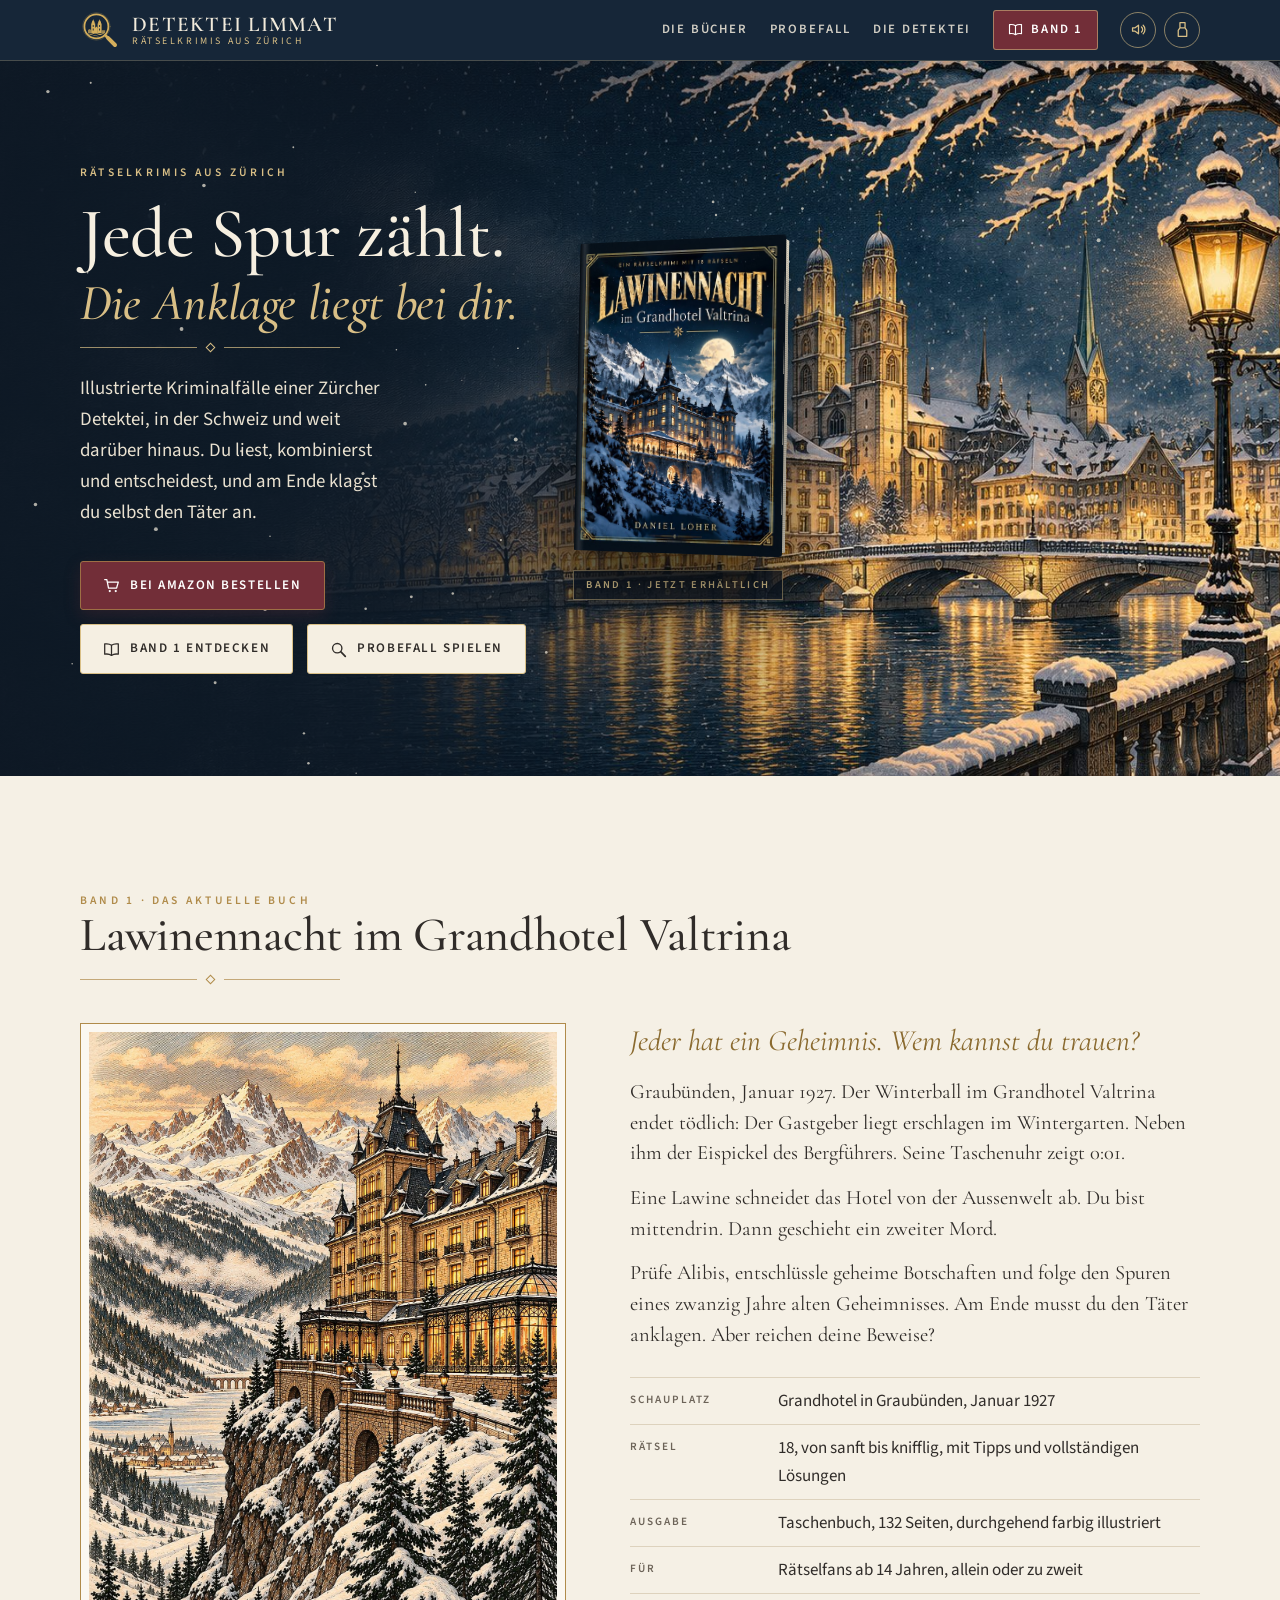
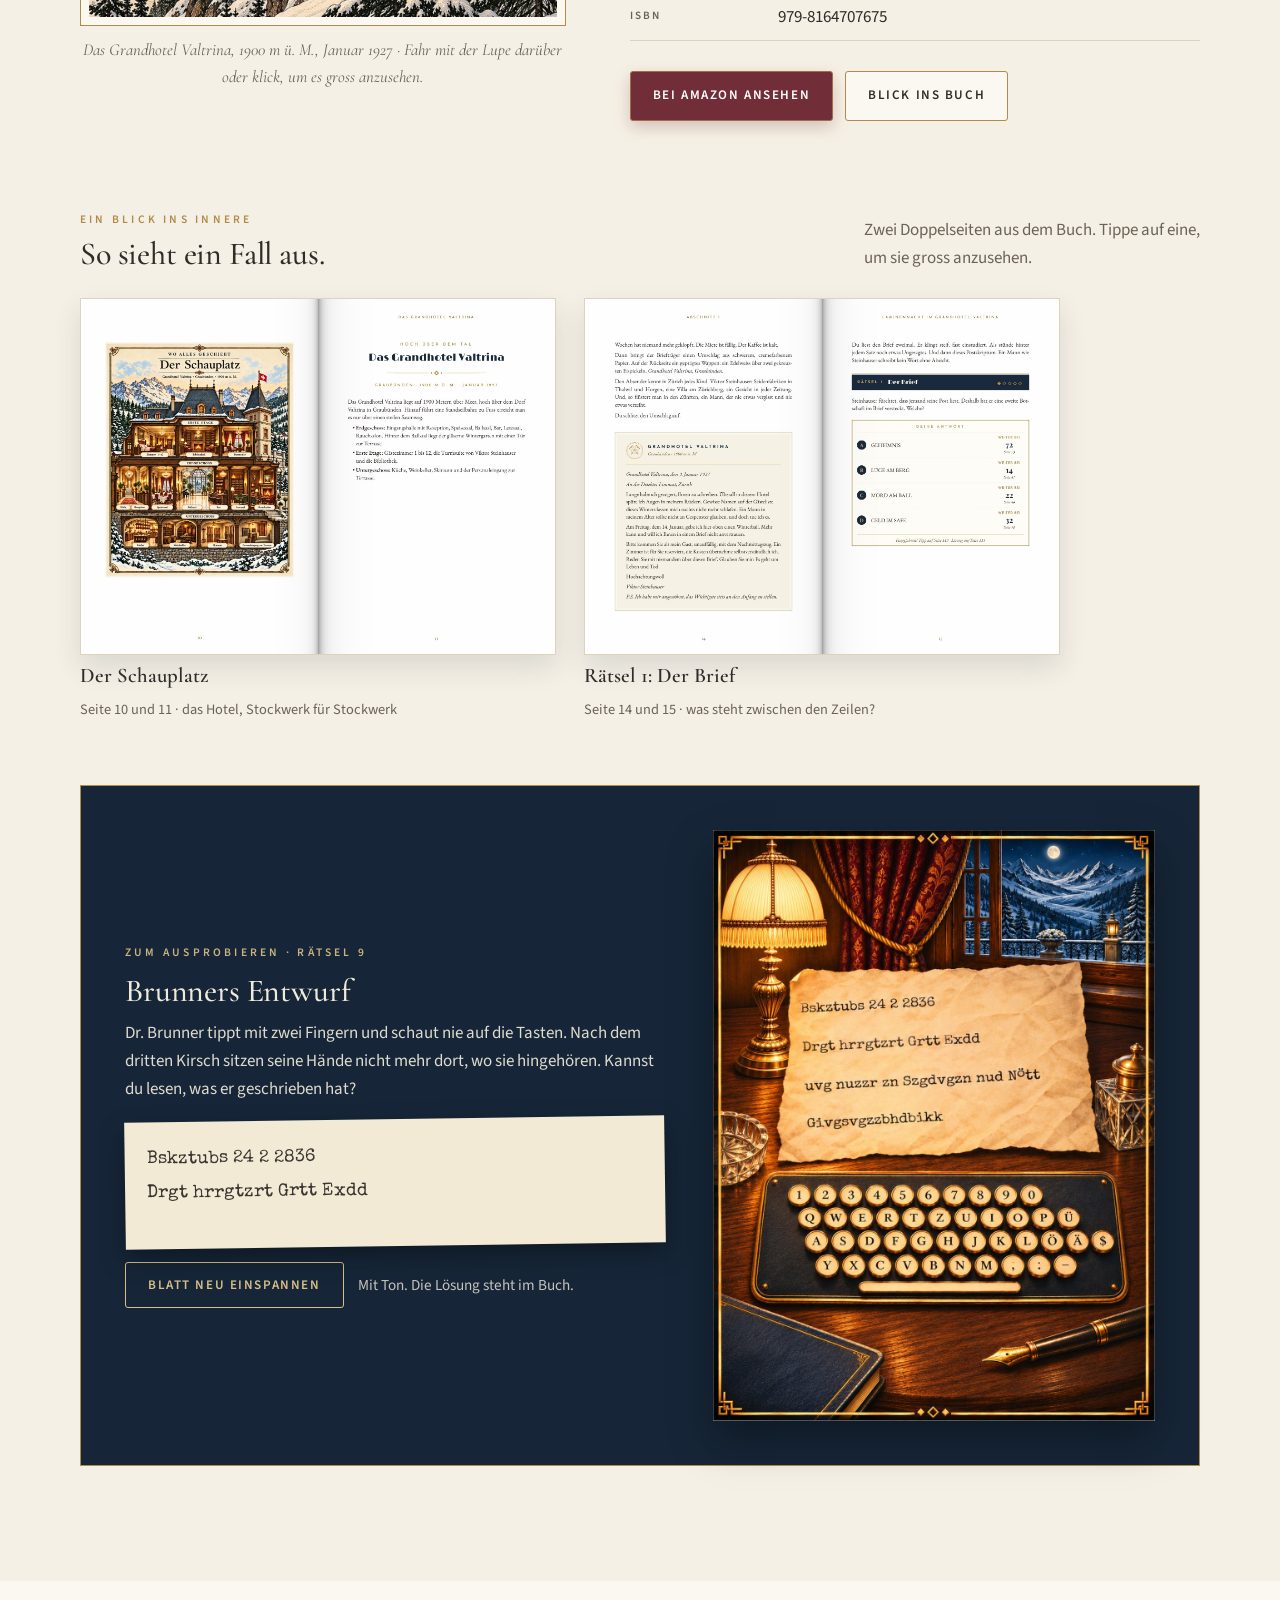
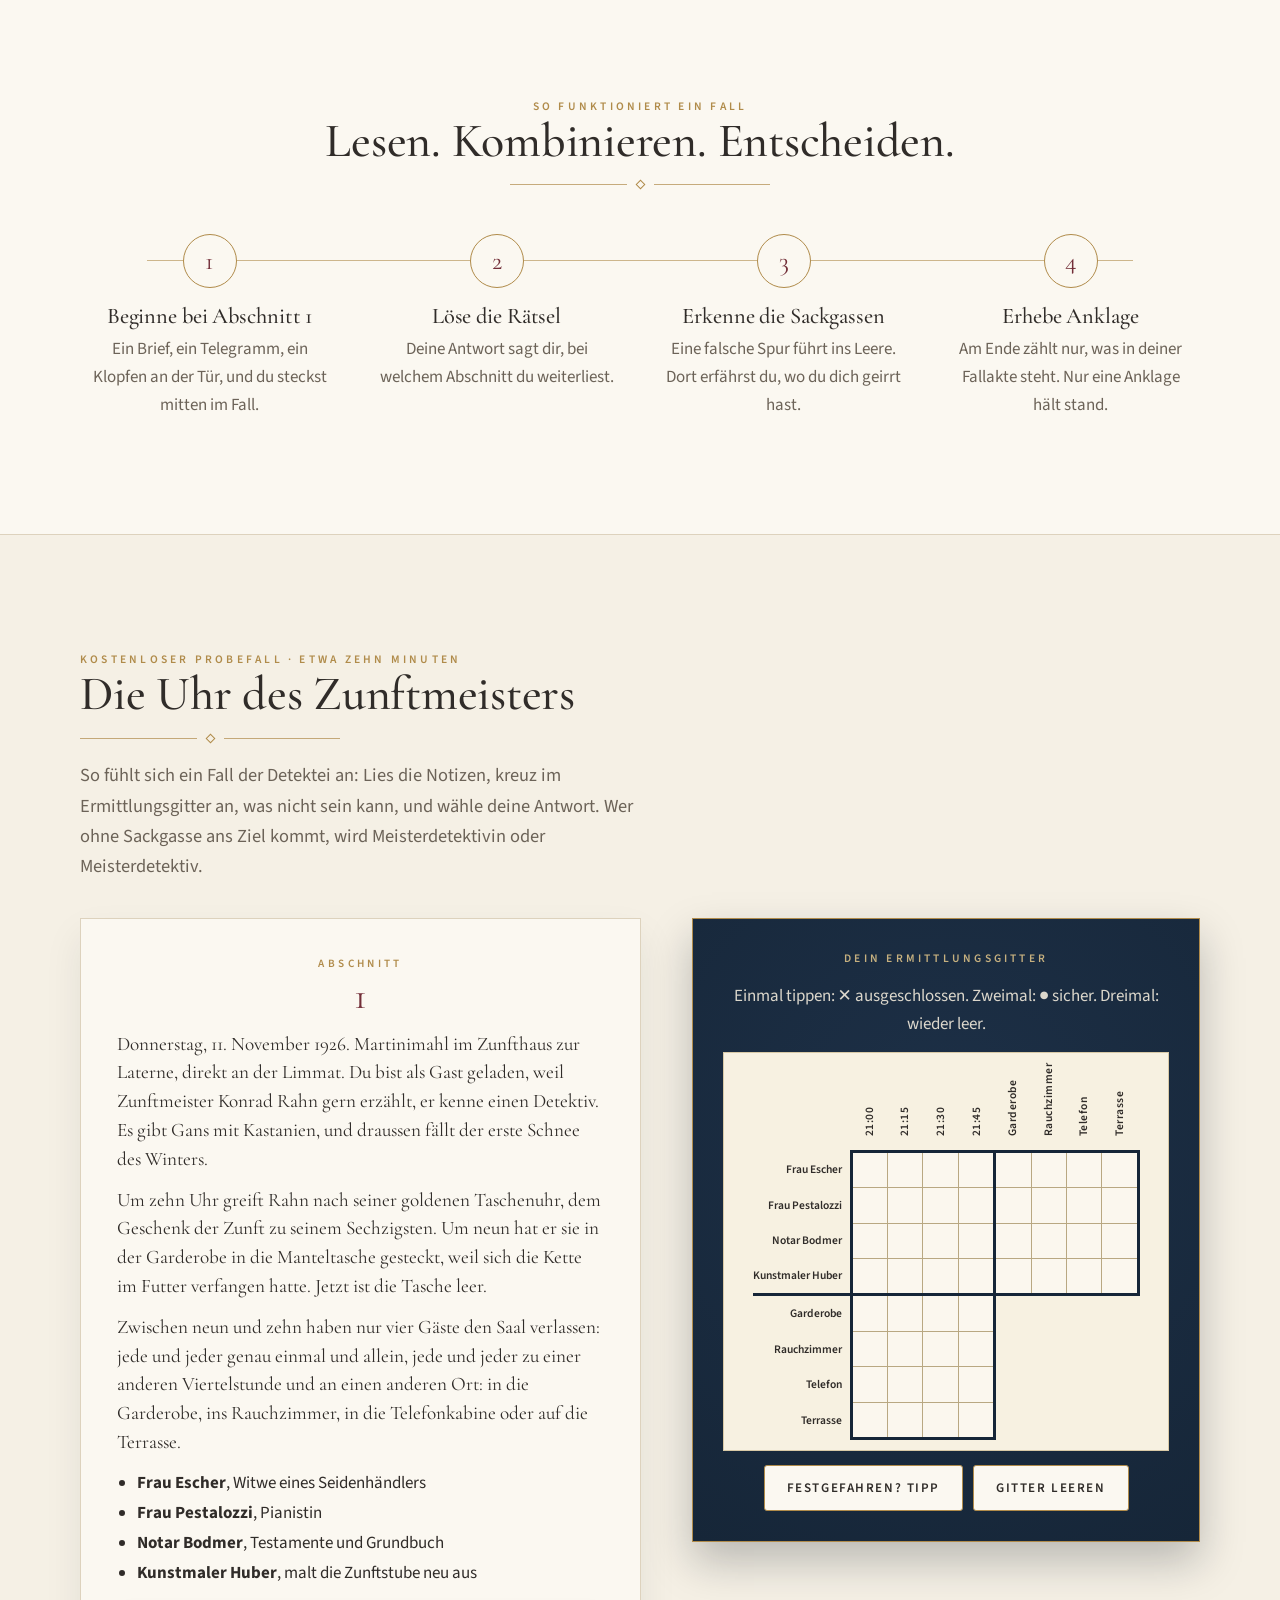
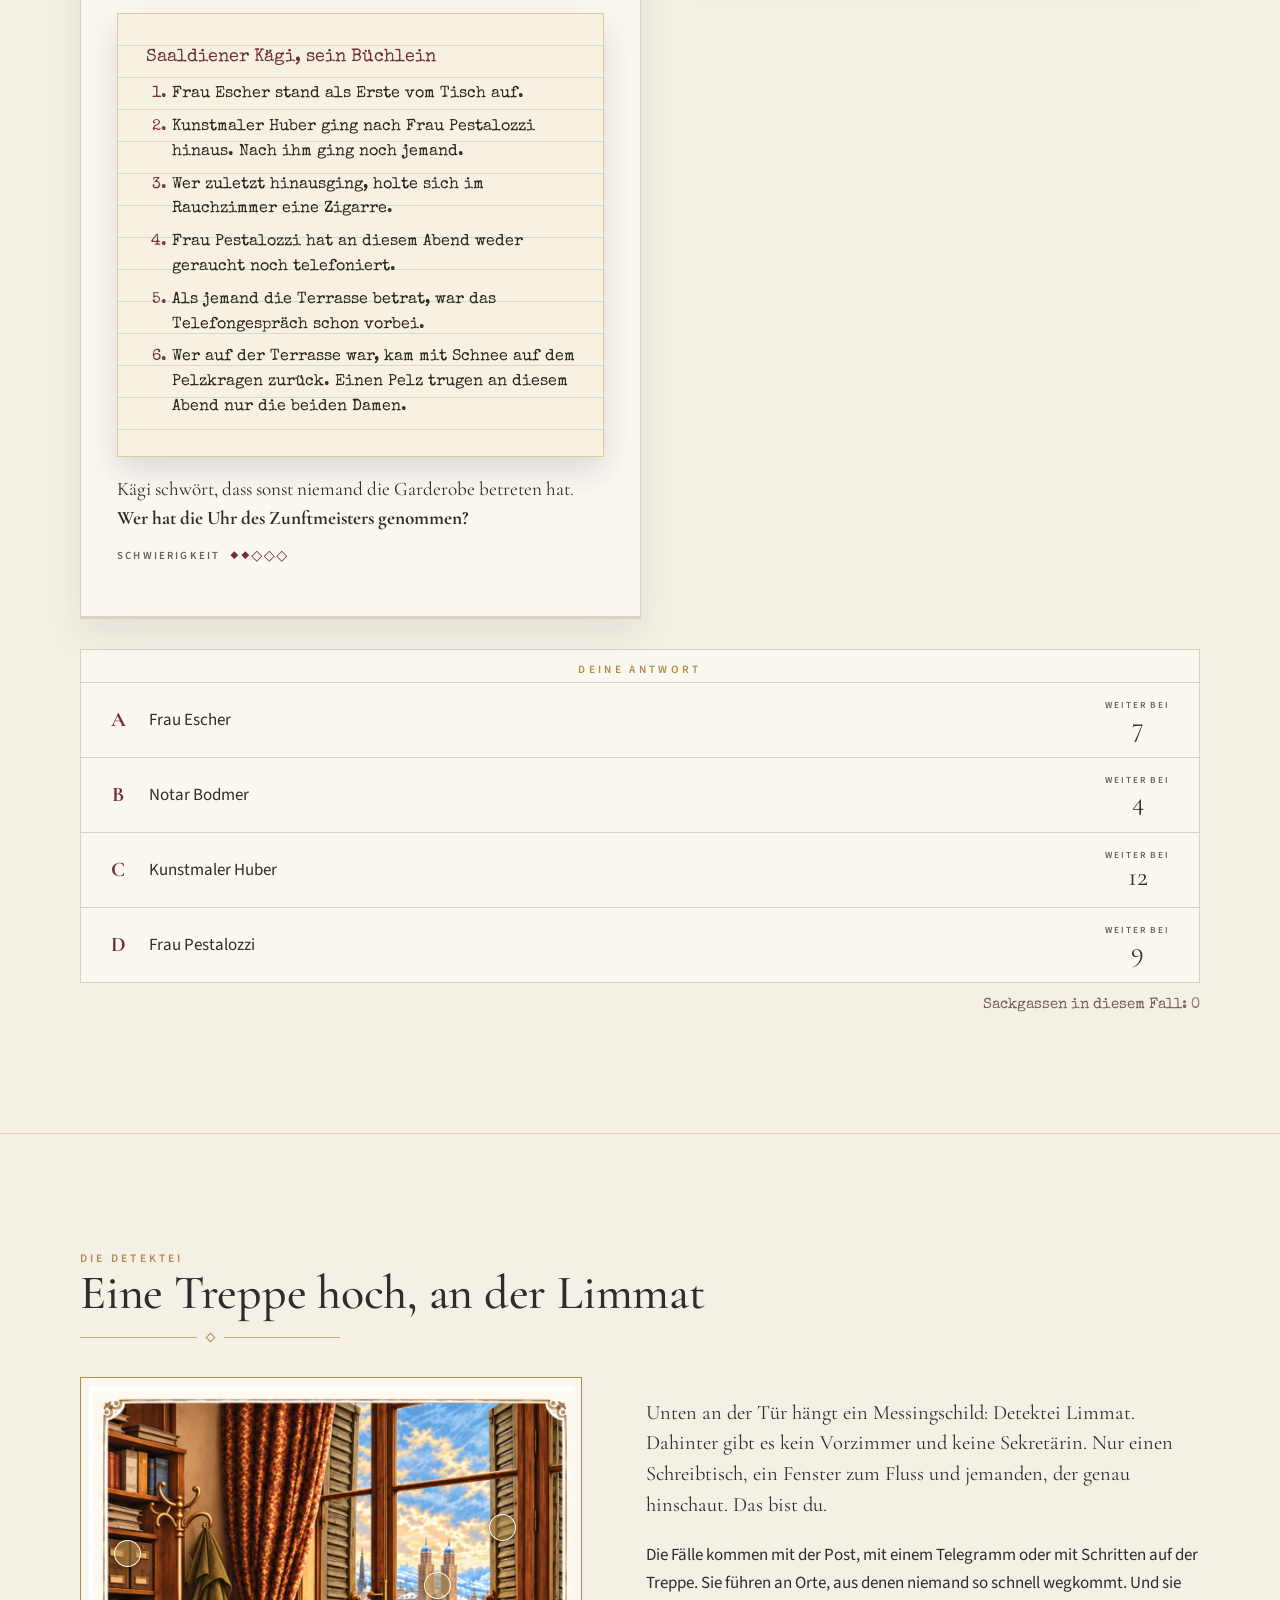
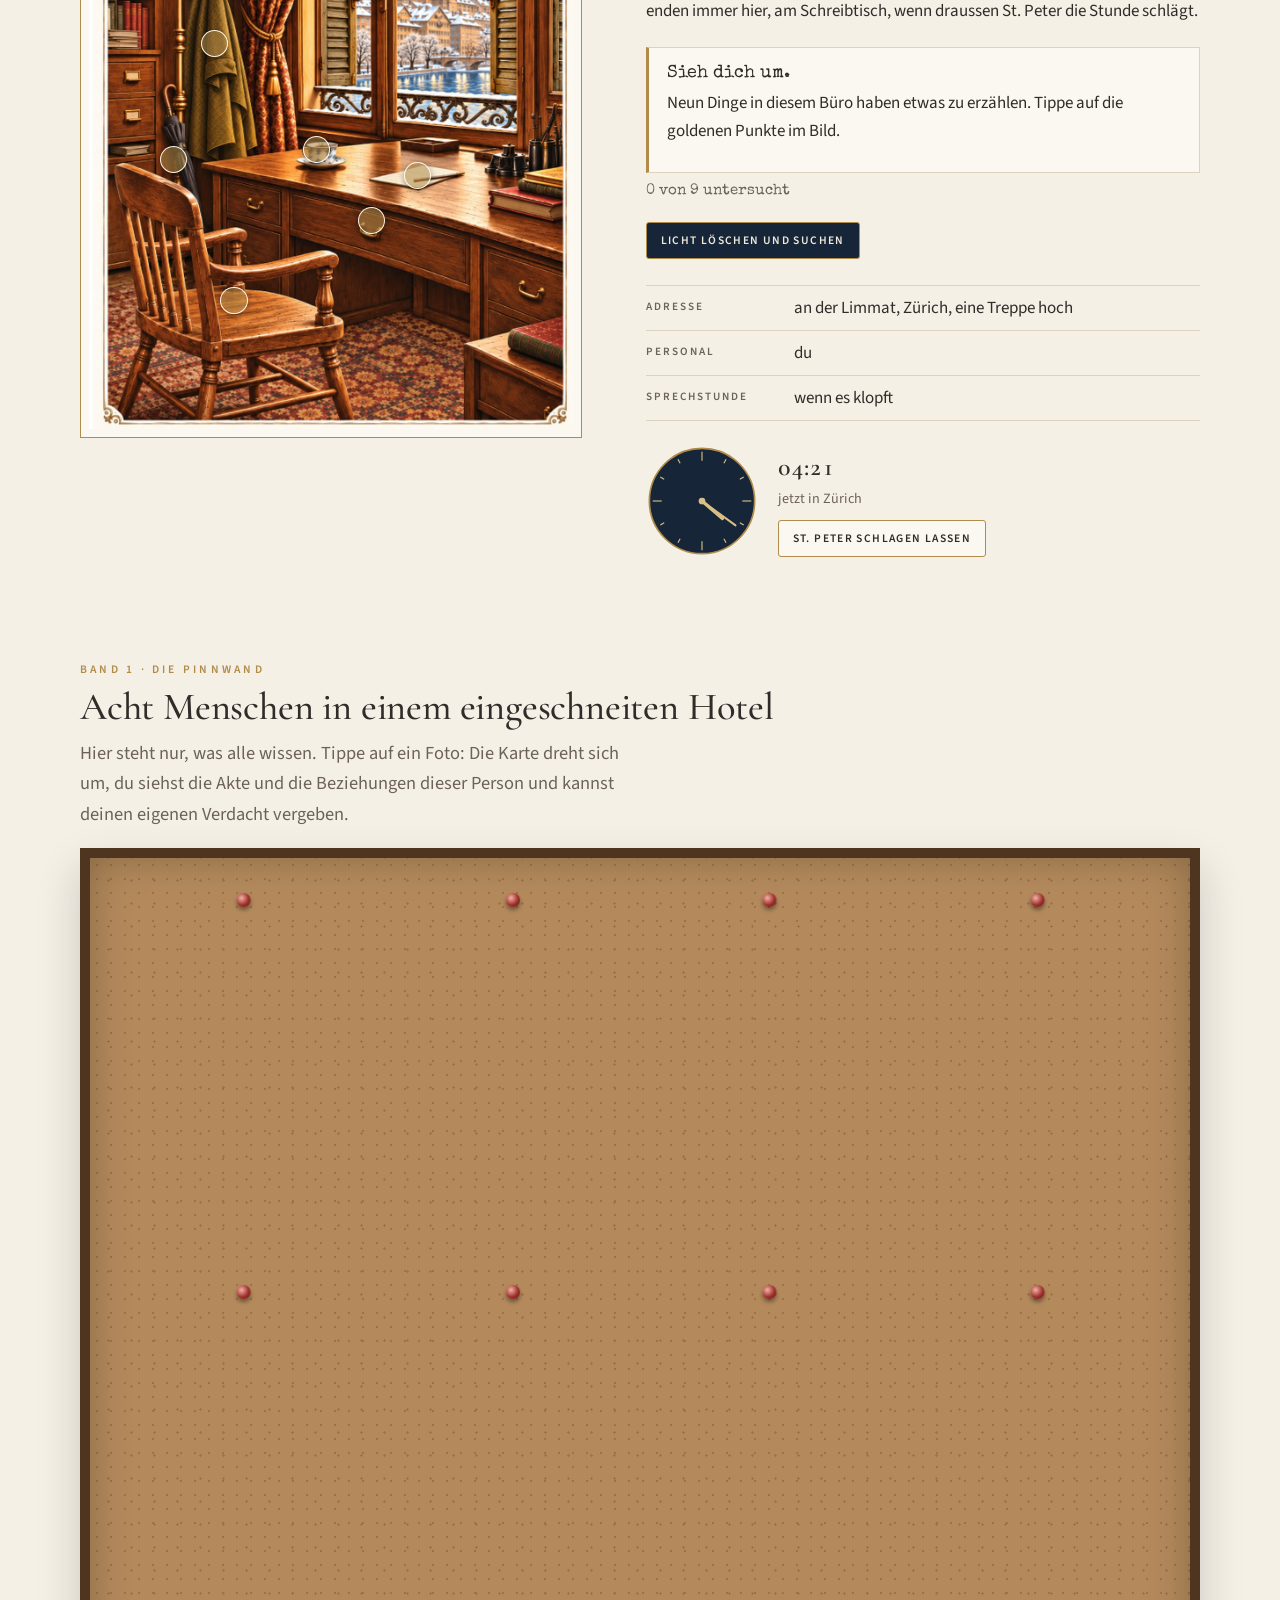
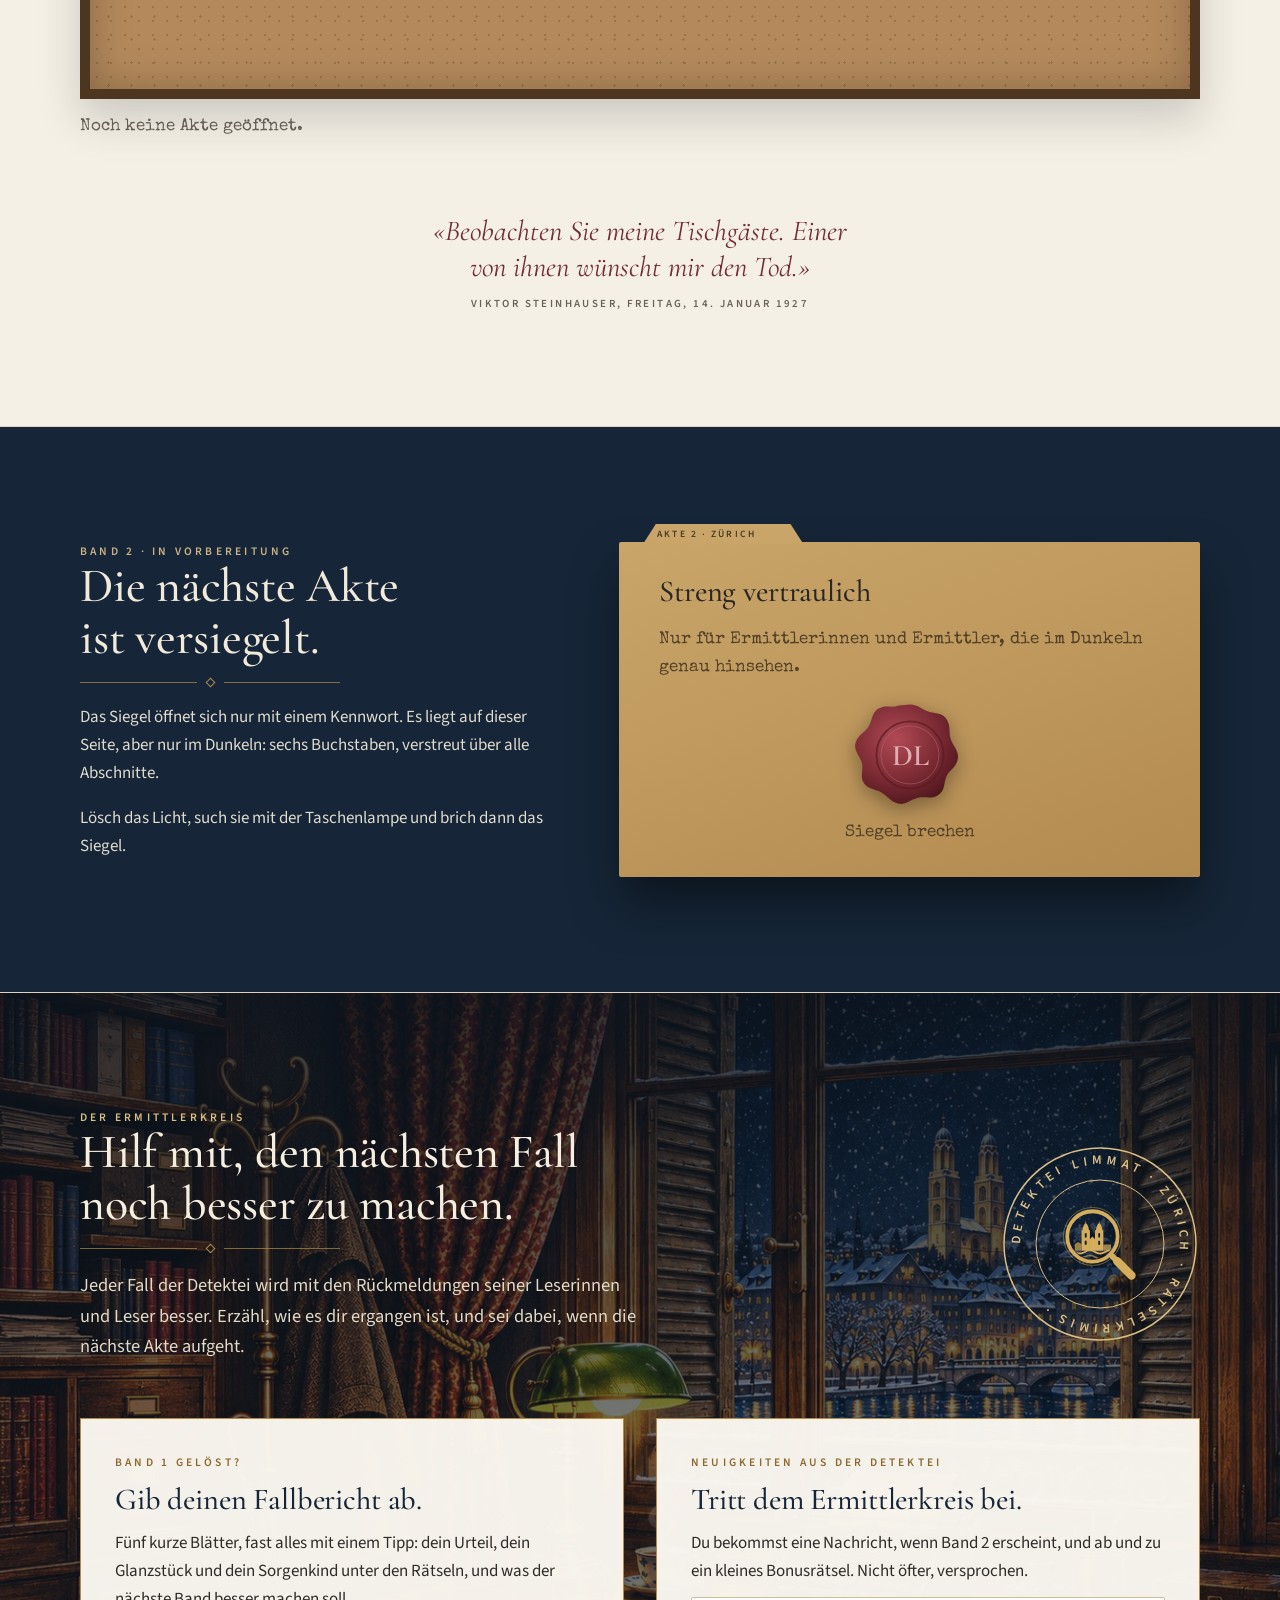
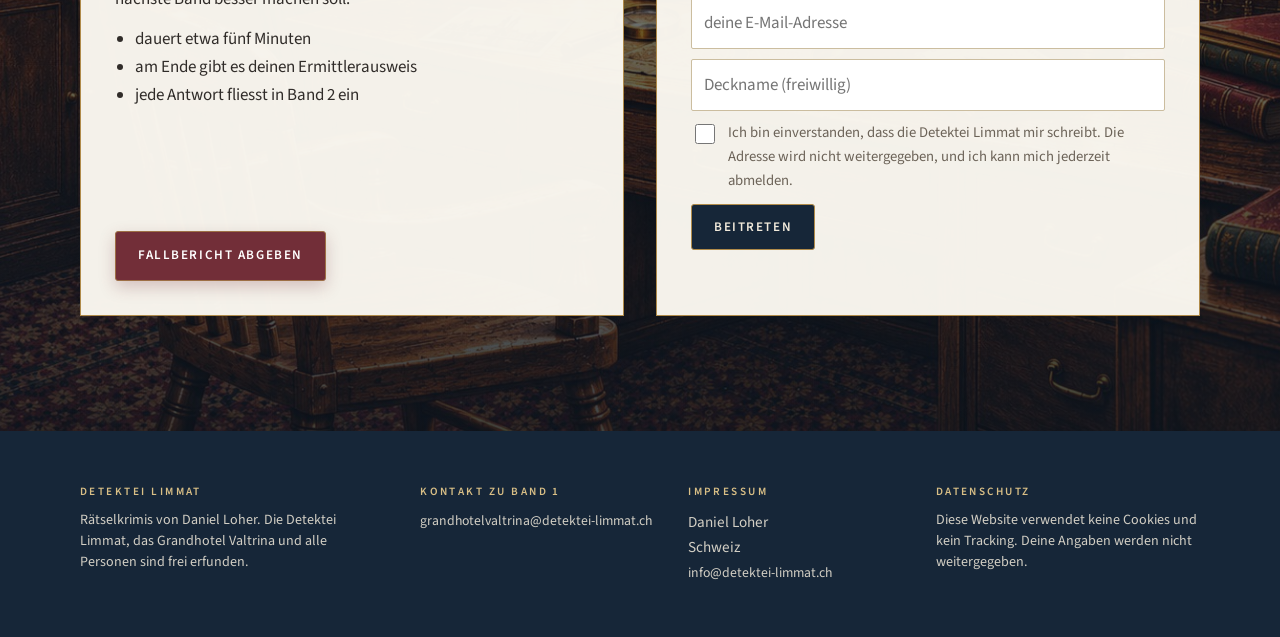
<file: index.html>
<!doctype html>
<html lang="de-CH">
<head>
<meta charset="utf-8">
<meta name="viewport" content="width=device-width, initial-scale=1, viewport-fit=cover">
<title>Detektei Limmat</title>
<meta name="claude:viewport-fit-sides" content="cover">
<meta name="description" content="Detektei Limmat: illustrierte Rätselkrimis einer Zürcher Detektei, in denen du selbst ermittelst. Band 1: Lawinennacht im Grandhotel Valtrina.">
<link rel="icon" href="img/detektei.svg" type="image/svg+xml">
<meta property="og:title" content="Detektei Limmat · Rätselkrimis aus Zürich">
<meta property="og:description" content="Jede Spur zählt. Die Anklage liegt bei dir. Band 1: Lawinennacht im Grandhotel Valtrina.">
<meta property="og:image" content="https://detektei-limmat.ch/img/teilen.jpg">
<meta property="og:url" content="https://detektei-limmat.ch/">
<meta property="og:type" content="website">
<meta name="twitter:card" content="summary_large_image">
<link rel="preconnect" href="https://fonts.googleapis.com">
<link rel="preconnect" href="https://fonts.gstatic.com" crossorigin>
<link rel="stylesheet" href="https://fonts.googleapis.com/css2?family=Cormorant+Garamond:ital,wght@0,500;0,600;1,500&family=Source+Sans+3:wght@400;600&family=Special+Elite&display=swap">
<link rel="stylesheet" href="style.css">
<style>
/* Startseite in sieben Akten: Titel mit Buch, Band 1 mit Blick ins Buch, Spielprinzip, Probefall,
   die Welt der Detektei (Buero und Pinnwand), die versiegelte Akte 2, der Ermittlerkreis. */
section { position: relative; }

/* ---------- 1 · Titel ---------- */
.hero { position: relative; isolation: isolate; overflow: hidden; background: #101b28; color: #f1eadb; }
.hero-bild { position: absolute; inset: 0; z-index: -2; background: url(img/hero_zuerich.jpg) 75% center / cover no-repeat; }
.hero::before { content: ""; position: absolute; inset: 0; z-index: -1; background: linear-gradient(90deg, rgba(14,24,36,0.92) 0%, rgba(14,24,36,0.8) 30%, rgba(14,24,36,0.35) 52%, rgba(14,24,36,0) 68%); }
.hero canvas { position: absolute; inset: 0; width: 100%; height: 100%; z-index: -1; pointer-events: none; }
.hero .wrap { display: grid; grid-template-columns: minmax(0, 450px) minmax(0, 220px) minmax(0, 1fr); gap: clamp(24px, 3vw, 44px); align-items: center; padding-block: clamp(56px, 8vw, 110px); min-height: min(78vh, 760px); }
.hero .kicker { color: #d9bf86; }
.hero h1 { font-size: clamp(2.9rem, 5.6vw, 4.4rem); line-height: 1.02; margin-top: 16px; color: #f6efe0; }
.hero h1 em { display: block; font-style: italic; font-weight: 500; color: #d9bf86; font-size: 0.72em; margin-top: 8px; }
.hero .orn { color: #d9bf86; }
.hero p.intro { font-size: 1.18rem; max-width: 34ch; margin: 22px 0 32px; color: #e9e1d0; }
.hero .actions { display: flex; gap: 14px; flex-wrap: wrap; }
.hero .btn:not(.primary) { background: #f5efe2; color: #302c29; border-color: #d9bf86; }
.hero .btn:not(.primary):hover { background: #fffaf0; }
.buch3d { justify-self: start; width: 100%; max-width: 220px; perspective: 1400px; text-decoration: none; }
.buch3d figure { margin: 0; position: relative; transform: rotateY(-20deg) rotateX(3deg); transform-style: preserve-3d; transition: transform 0.6s cubic-bezier(.2,.7,.2,1); }
.buch3d:hover figure { transform: rotateY(-8deg) rotateX(1deg); }
.buch3d img { position: relative; width: 100%; border-radius: 1px 3px 3px 1px; box-shadow: 0 34px 60px rgba(0,0,0,0.6), inset 0 0 0 1px rgba(255,255,255,0.06); }
.buch3d figure::before { content: ""; position: absolute; top: 1.2%; bottom: 1.2%; right: -14px; width: 15px; transform: rotateY(90deg); transform-origin: left; background: repeating-linear-gradient(0deg, #f3ecdc 0 1px, #d9cfb9 1px 2px); }
.buch3d figure::after { content: ""; position: absolute; inset: 0; background: linear-gradient(90deg, rgba(0,0,0,0.35) 0, rgba(255,255,255,0.12) 2.2%, rgba(0,0,0,0) 5%); pointer-events: none; }
.buch3d .figcap { display: block; margin: 18px auto 0; width: fit-content; padding: 5px 12px; background: rgba(14,24,36,0.72); border: 1px solid rgba(217,191,134,0.5); text-align: center; font-family: var(--label); font-weight: 600; font-size: 0.66rem; letter-spacing: 0.22em; text-transform: uppercase; color: #e3cc94; }

/* ---------- Stromausfall: Taschenlampe ueber die ganze Seite ---------- */
#night { position: fixed; inset: 0; z-index: 40; pointer-events: none; opacity: 0; transition: opacity 0.6s;
  background: radial-gradient(circle var(--r, 130px) at var(--fx, 50%) var(--fy, 40%), rgba(6,9,13,0) 0, rgba(6,9,13,0.2) 58%, rgba(6,9,13,0.97) 100%); }
body.nacht #night { opacity: 1; }
.nightbar { position: fixed; z-index: 50; left: 0; right: 0; bottom: 0; display: none; justify-content: center; align-items: center; gap: 12px 16px; flex-wrap: wrap;
  padding: 12px max(16px, env(safe-area-inset-right, 0px)) calc(12px + env(safe-area-inset-bottom, 0px)) max(16px, env(safe-area-inset-left, 0px)); color: #e3cc94; font-family: var(--type); }
body.nacht .nightbar { display: flex; }
.slots { display: flex; gap: 6px; }
.slots span { width: 1.9rem; height: 2.3rem; display: grid; place-items: center; border-bottom: 2px solid #e3cc94; font-size: 1.4rem; }
.nightbar .btn { background: rgba(6,9,13,0.7); color: #e3cc94; border-color: #e3cc94; padding: 8px 14px; }
.clue { position: absolute; z-index: 4; width: 2.6rem; height: 2.6rem; border-radius: 50%; border: 0; background: none; cursor: pointer; padding: 0;
  font-family: var(--type); font-size: 1.7rem; color: #f3d58a; text-shadow: 0 0 10px rgba(243,213,138,0.95), 0 0 2px #000; opacity: 0; pointer-events: none; }
body.nacht .clue { opacity: 1; pointer-events: auto; }
body.nacht .clue.got { opacity: 0.25; pointer-events: none; }
body.nacht .site-head { z-index: 30; }
body.nacht .toast { bottom: auto; top: calc(80px + env(safe-area-inset-top, 0px)); z-index: 60; }

/* ---------- 2 · Band 1 ---------- */
.band1 { display: grid; grid-template-columns: minmax(0, 0.92fr) minmax(0, 1.08fr); gap: clamp(32px, 5vw, 72px); align-items: start; margin-top: 40px; }
.band1 figure { margin: 0; }
.lupenbild { position: relative; overflow: hidden; cursor: crosshair; }
.lupe { position: absolute; width: 170px; height: 170px; border-radius: 50%; border: 4px solid var(--gold); box-shadow: 0 10px 26px rgba(0,0,0,0.45), inset 0 0 18px rgba(0,0,0,0.35); pointer-events: none; background-repeat: no-repeat; opacity: 0; transition: opacity 0.2s; z-index: 2; }
.lupenbild.aktiv .lupe { opacity: 1; }
.tipphinweis { display: none; }
@media (hover: none) { .lupenhinweis { display: none; } .tipphinweis { display: inline; } }
.rahmen { border: 1px solid var(--gold); padding: 8px; background: var(--card); }
.band1 figcaption { font-family: var(--serif); font-style: italic; color: var(--muted); margin-top: 10px; text-align: center; font-size: 1.05rem; }
.frage { font-family: var(--display); font-style: italic; font-size: 1.85rem; line-height: 1.2; color: var(--focus); margin: 0 0 18px; }
.band1 .story p { margin: 0 0 14px; }
.facts { margin: 26px 0 30px; border-top: 1px solid var(--line); }
.facts div { display: grid; grid-template-columns: 8.5rem minmax(0, 1fr); gap: 12px; padding: 9px 0; border-bottom: 1px solid var(--line); }
.facts dt { font-family: var(--label); font-weight: 600; font-size: 0.7rem; letter-spacing: 0.18em; text-transform: uppercase; color: var(--muted); padding-top: 4px; }
.facts dd { margin: 0; font-variant-numeric: tabular-nums; }
.kauf { display: flex; gap: 12px; flex-wrap: wrap; align-items: center; }
.kauf small { color: var(--muted); font-size: 0.9rem; flex-basis: 100%; }

.innen { margin-top: clamp(56px, 7vw, 96px); }
.innen-kopf { display: flex; justify-content: space-between; align-items: end; gap: 12px 24px; flex-wrap: wrap; }
.spreads { display: grid; grid-template-columns: repeat(2, minmax(0, 1fr)); max-width: 980px; gap: clamp(14px, 2.2vw, 28px); margin-top: 26px; }
.spread { all: unset; cursor: zoom-in; display: grid; gap: 10px; }
.spread img { width: 100%; aspect-ratio: 4 / 3; object-fit: cover; border: 1px solid var(--line); box-shadow: 0 12px 26px rgba(22,38,56,0.12); transition: transform 0.25s, box-shadow 0.25s; }
.spread:hover img, .spread:focus-visible img { transform: translateY(-4px); box-shadow: 0 18px 34px rgba(22,38,56,0.2); }
.spread:focus-visible { outline: 2px solid var(--focus); outline-offset: 4px; }
.spread b { font-family: var(--display); font-weight: 600; font-size: 1.3rem; line-height: 1.1; }
.spread small { color: var(--muted); font-size: 0.9rem; }
.exponat { margin-top: clamp(40px, 5vw, 64px); background: var(--navy); color: var(--navy-ink); border: 1px solid var(--gold); display: grid; grid-template-columns: minmax(0, 1.1fr) minmax(0, 0.9fr); gap: clamp(20px, 4vw, 48px); align-items: center; padding: clamp(22px, 4vw, 44px); }
.exponat .kicker { color: var(--gold-soft); }
.exponat h3 { color: var(--navy-ink); font-size: 2rem; margin: 8px 0 10px; }
.exponat p { margin: 0 0 12px; opacity: 0.92; }
.sheet9 { background: #f3ead6; color: #2a2622; padding: 20px 22px; margin: 16px 0; box-shadow: 0 10px 24px rgba(0,0,0,0.35); transform: rotate(-0.8deg); }
.cipher { font-family: var(--type); font-size: 1.12rem; line-height: 1.9; margin: 0; min-height: 4.2em; white-space: pre-wrap; }
.cipher .caret { display: inline-block; width: 0.55em; border-bottom: 2px solid #2a2622; animation: blink 0.9s steps(2) infinite; }
@keyframes blink { 50% { opacity: 0; } }
.exponat .btn { background: transparent; color: var(--gold-soft); border-color: var(--gold-soft); }
.exponat img { box-shadow: 0 20px 40px rgba(0,0,0,0.35); }
dialog.seitenlupe { border: 0; padding: 0; background: transparent; max-width: min(1200px, 96vw); width: 100%; color: #f1eadb; }
dialog.seitenlupe::backdrop { background: rgba(10,16,24,0.88); }
dialog.seitenlupe .bildbox { max-height: 80vh; overflow: auto; background: #fff; box-shadow: 0 30px 60px rgba(0,0,0,0.5); -webkit-overflow-scrolling: touch; overscroll-behavior: contain; }
dialog.seitenlupe img { display: block; width: 100%; max-height: 80vh; object-fit: contain; background: #fff; cursor: zoom-in; }
dialog.seitenlupe img.gross { width: 230%; max-width: none; max-height: none; cursor: zoom-out; }
dialog.seitenlupe .lupe-tipp { margin: 8px 0 0; font-size: 0.9rem; opacity: 0.75; }
.linkbtn { all: unset; cursor: pointer; text-decoration: underline; text-underline-offset: 3px; color: inherit; }
.linkbtn:focus-visible { outline: 2px solid currentColor; outline-offset: 2px; }
.lupe-leiste { display: flex; justify-content: space-between; align-items: center; gap: 12px; margin-top: 12px; flex-wrap: wrap; }
.lupe-leiste p { margin: 0; font-family: var(--display); font-size: 1.3rem; }
.lupe-leiste .btn { padding: 9px 14px; }

/* ---------- 3 · Spielprinzip ---------- */
.prinzip { background: var(--card); }
.schritte { list-style: none; padding: 0; margin: 46px 0 0; display: grid; grid-template-columns: repeat(4, minmax(0, 1fr)); gap: 28px; counter-reset: s; position: relative; }
.schritte::before { content: ""; position: absolute; left: 6%; right: 6%; top: 26px; height: 1px; background: var(--gold); opacity: 0.6; }
.schritte li { counter-increment: s; position: relative; text-align: center; padding: 0 6px; }
.schritte li::before { content: counter(s); display: grid; place-items: center; width: 52px; height: 52px; margin: 0 auto 16px; border-radius: 50%; border: 1px solid var(--gold); background: var(--card); font-family: var(--display); font-size: 1.6rem; color: var(--burgund); position: relative; }
.schritte h3 { font-size: 1.4rem; margin-bottom: 6px; }
.schritte p { margin: 0; color: var(--muted); }

/* ---------- 4 · Probefall ---------- */
.case { display: grid; grid-template-columns: minmax(0, 1.05fr) minmax(0, 0.95fr); gap: clamp(24px, 4vw, 52px); margin-top: 36px; align-items: start; }
.leaf { background: var(--card); border: 1px solid var(--line); padding: clamp(22px, 3vw, 36px); box-shadow: 0 2px 0 var(--line), 0 18px 36px rgba(22,38,56,0.08); }
.leaf .sec { font-family: var(--label); font-weight: 600; font-size: 0.7rem; letter-spacing: 0.3em; text-transform: uppercase; color: var(--gold); text-align: center; margin: 0 0 4px; }
.leaf .secno { font-family: var(--display); font-size: 2.4rem; text-align: center; color: var(--burgund); line-height: 1; margin: 0 0 14px; }
.leaf p { margin: 0 0 12px; }
.leaf .story { font-size: 1.2rem; }
.stufe { display: flex; align-items: center; gap: 10px; font-family: var(--label); font-weight: 600; font-size: 0.68rem; letter-spacing: 0.2em; text-transform: uppercase; color: var(--muted); margin: 14px 0 0; }
.stufe i { font-style: normal; color: var(--burgund); letter-spacing: 0.1em; font-size: 0.9rem; }
.notizbuch { margin-top: 26px; background: #f7f1e1; color: #2a2622; border: 1px solid #d8c9a6; padding: clamp(18px, 3vw, 28px); box-shadow: 0 14px 30px rgba(22,38,56,0.14);
  background-image: repeating-linear-gradient(180deg, transparent 0 31px, rgba(63,111,143,0.18) 31px 32px); }
.notizbuch .nb-kopf { font-family: var(--type); font-size: 1.15rem; margin: 0 0 10px; color: #722e38; }
.notizbuch table { border-collapse: collapse; width: 100%; font-family: var(--type); font-size: 0.98rem; }
.notizbuch th { text-align: left; font-family: var(--label); font-weight: 600; font-size: 0.62rem; letter-spacing: 0.18em; text-transform: uppercase; color: #6c6358; padding: 0 12px 6px 0; }
.notizbuch td { vertical-align: top; padding: 6px 12px 6px 0; line-height: 1.5; }
.notizbuch td:first-child { white-space: nowrap; font-variant-numeric: tabular-nums; color: #722e38; }
.notizbuch .nb-fuss { font-family: var(--type); margin: 12px 0 0; color: #6c6358; }
@keyframes aufschlagen { from { transform: rotateX(-65deg); opacity: 0; } to { transform: none; opacity: 1; } }
.notizbuch:not([hidden]) { animation: aufschlagen 0.7s cubic-bezier(.2,.7,.2,1); transform-origin: top; }
.instrument { background: radial-gradient(circle at 50% 35%, var(--navy-2), var(--navy)); color: var(--navy-ink); border: 1px solid var(--gold); padding: clamp(20px, 3vw, 30px); display: grid; gap: 14px; justify-items: center; text-align: center; box-shadow: 0 20px 40px rgba(14,24,36,0.25); }
.instrument .kicker { color: var(--gold-soft); }
.instrument > p { margin: 0; color: var(--navy-ink); opacity: 0.9; }
.gridtools { display: flex; gap: 10px; flex-wrap: wrap; justify-content: center; }
.instrument .tip { border-left: 2px solid var(--gold-soft); padding: 8px 14px; background: rgba(255,255,255,0.06); font-style: italic; margin: 0; text-align: left; }
.gaeste { margin: 4px 0 18px; padding-left: 1.2em; }
.gaeste li { margin: 2px 0; }
.hinweise { margin: 0; padding-left: 1.6em; font-family: var(--type); font-size: 1rem; line-height: 1.55; }
.hinweise li { margin: 0 0 8px; }
.hinweise li::marker { color: #722e38; }
.gitterwrap { width: 100%; overflow-x: auto; background: #f7f1e1; padding: 10px; border: 1px solid #d8c9a6; }
.gitter { border-collapse: collapse; margin: 0 auto; color: #2a2622; font-family: var(--label); }
.gitter th { font-weight: 600; font-size: 0.72rem; color: #302c29; text-align: right; padding: 0 8px 0 0; white-space: nowrap; }
.gitter th.v { vertical-align: bottom; text-align: center; padding: 0 0 8px; height: auto; }
.gitter th.v span { display: inline-block; writing-mode: vertical-rl; transform: rotate(180deg); letter-spacing: 0.04em; white-space: nowrap; line-height: 1; }
.gitter td { padding: 0; border: 1px solid #b9a882; }
.gitter td.o { border-left: 3px solid #162638; }
.gitter td.o + td.o { border-left: 1px solid #b9a882; } /* nur der erste Ort trennt die beiden 4x4-Blöcke */
.gitter tr:nth-child(2) td { border-top: 3px solid #162638; }
.gitter tr.block2 td, .gitter tr.block2 th { border-top: 3px solid #162638; }
.gitter td:nth-child(2) { border-left: 3px solid #162638; }
.gitter td:nth-child(9) { border-right: 3px solid #162638; }
.gitter tr:last-child td { border-bottom: 3px solid #162638; }
.gitter td.leer { border: 0 !important; background: transparent; }
.gitter tr.block2 td.leer { border-top: 3px solid #162638 !important; }
.gitter tr.b2 td:nth-child(5) { border-right: 3px solid #162638; }
.gitter .z { width: 2.15rem; height: 2.15rem; display: grid; place-items: center; border: 0; background: #fbf7ee; cursor: pointer; font-size: 1rem; color: #722e38; padding: 0; font-family: var(--label); }
.gitter .z:hover { background: #efe2bd; }
.gitter .z[data-v="1"] { color: #8a7d6a; }
.gitter .z[data-v="2"] { background: #f3e3c0; }
@media (max-width: 720px) { .gitterwrap { padding: 6px 4px; } .instrument { padding: 18px 12px; } .gitter .z { width: 1.65rem; height: 1.65rem; font-size: 0.88rem; } .gitter th { font-size: 0.6rem; padding-right: 5px; } .gitter th.v { padding-bottom: 5px; } }
.answers { margin-top: 32px; border: 1px solid var(--line); background: var(--card); }
.answers h3 { font-family: var(--label); font-weight: 600; font-size: 0.7rem; letter-spacing: 0.3em; text-transform: uppercase; color: var(--gold); text-align: center; padding: 14px 0 6px; }
.ans { display: grid; grid-template-columns: 2.4rem minmax(0, 1fr) auto; gap: 12px; align-items: center; padding: 10px 18px; border-top: 1px solid var(--line); }
.ans b { font-family: var(--display); font-size: 1.3rem; color: var(--burgund); text-align: center; }
.go { display: grid; justify-items: center; gap: 0; background: none; border: 1px solid transparent; cursor: pointer; color: var(--ink); padding: 4px 10px; border-radius: 3px; }
.go:hover { border-color: var(--gold); }
.go small { font-family: var(--label); font-weight: 600; font-size: 0.58rem; letter-spacing: 0.2em; color: var(--muted); }
.go span { font-family: var(--display); font-size: 1.7rem; line-height: 1.1; }
.flip { margin-top: 26px; }
.flip .leaf { border-color: var(--gold); }
.flip .actions { display: flex; gap: 12px; flex-wrap: wrap; justify-content: center; margin-top: 16px; }
.rangzeile { font-family: var(--type); text-align: center; color: var(--burgund); }
.trapcount { font-family: var(--type); color: var(--muted); text-align: right; margin: 10px 0 0; font-size: 0.95rem; }
@keyframes turn { from { transform: rotateY(-14deg) translateX(18px); opacity: 0.3; } to { transform: none; opacity: 1; } }
.flip .leaf.turned { animation: turn 0.45s ease-out; transform-origin: left center; }

/* ---------- 5 · Die Detektei ---------- */
.office { display: grid; grid-template-columns: minmax(0, 0.95fr) minmax(0, 1.05fr); gap: clamp(28px, 5vw, 64px); align-items: start; margin-top: 36px; }
.scene { position: relative; overflow: hidden; border: 1px solid var(--gold); padding: 8px; background: var(--card); }
.scene-inner { position: relative; overflow: hidden; }
.scene img { width: 100%; transition: filter 0.6s; }
.spot { position: absolute; width: 1.7rem; height: 1.7rem; margin: -0.85rem 0 0 -0.85rem; border-radius: 50%; border: 1.5px solid rgba(255,250,236,0.95); background: rgba(176,139,74,0.55); color: transparent; font-size: 0; cursor: pointer; padding: 0; box-shadow: 0 0 0 0 rgba(255,250,236,0.6), 0 2px 6px rgba(0,0,0,0.4); animation: puls 3s infinite; transition: transform 0.15s, background 0.15s; }
.spot:hover, .spot:focus-visible { transform: scale(1.3); background: rgba(176,139,74,0.95); }
@keyframes puls { 70% { box-shadow: 0 0 0 10px rgba(255,250,236,0), 0 2px 6px rgba(0,0,0,0.4); } 100% { box-shadow: 0 0 0 0 rgba(255,250,236,0), 0 2px 6px rgba(0,0,0,0.4); } }
.spot.seen { background: rgba(22,38,56,0.75); animation: none; }
.spot[aria-pressed="true"] { background: #722e38; border-color: #fff; animation: none; transform: scale(1.25); }
.scene.dunkel img { filter: brightness(0.16) saturate(0.4); }
.scene.dunkel .spot { opacity: 0; pointer-events: none; }
.taschenlampe { position: absolute; inset: 0; pointer-events: none; opacity: 0; transition: opacity 0.4s; background: radial-gradient(circle 95px at var(--lx, 50%) var(--ly, 50%), rgba(255,236,190,0.0) 0, rgba(255,236,190,0.0) 55%, rgba(0,0,0,0) 100%); }
.scene.dunkel .taschenlampe { opacity: 1; }
.lichtkegel { position: absolute; inset: 0; pointer-events: none; opacity: 0; transition: opacity 0.4s; -webkit-mask: radial-gradient(circle 95px at var(--lx, 50%) var(--ly, 50%), #000 60%, transparent 100%); mask: radial-gradient(circle 95px at var(--lx, 50%) var(--ly, 50%), #000 60%, transparent 100%); }
.lichtkegel img { width: 100%; filter: sepia(0.3) brightness(1.05); }
.scene.dunkel .lichtkegel { opacity: 1; }
.schluessel { position: absolute; left: 62%; top: 92%; width: 2.6rem; height: 1.4rem; margin: -0.7rem 0 0 -1.3rem; border: 0; padding: 0; background: none; cursor: pointer; opacity: 0; pointer-events: none; }
.scene.dunkel .schluessel { pointer-events: auto; }
.schluessel svg { width: 100%; height: 100%; filter: drop-shadow(0 0 4px rgba(255,220,140,0.9)); }
.notiz { background: var(--card); border: 1px solid var(--line); border-left: 3px solid var(--gold); padding: 16px 18px; margin: 22px 0 6px; min-height: 7.4em; }
.notiz h3 { font-family: var(--type); font-weight: 400; font-size: 1.1rem; margin: 0 0 6px; }
.notiz p { margin: 0; }
.spuren { font-family: var(--type); color: var(--muted); font-size: 0.95rem; margin: 0 0 18px; }
.werkzeug { display: flex; gap: 12px; flex-wrap: wrap; margin: 0 0 26px; }
.werkzeug .btn { padding: 9px 14px; font-size: 0.72rem; }
.schublade { border: 1px solid var(--gold); background: var(--navy); color: var(--navy-ink); padding: 18px 20px; margin: 0 0 26px; }
.schublade h3 { color: var(--gold-soft); font-size: 1.45rem; margin-bottom: 6px; }
.schublade p { margin: 0 0 12px; }
@keyframes aufziehen { from { transform: translateY(-14px); opacity: 0; } to { transform: none; opacity: 1; } }
.schublade:not([hidden]) { animation: aufziehen 0.5s ease-out; }
.steck { margin: 0 0 24px; border-top: 1px solid var(--line); }
.steck div { display: grid; grid-template-columns: 8.5rem minmax(0, 1fr); gap: 12px; padding: 8px 0; border-bottom: 1px solid var(--line); }
.steck dt { font-family: var(--label); font-weight: 600; font-size: 0.7rem; letter-spacing: 0.18em; text-transform: uppercase; color: var(--muted); padding-top: 4px; }
.steck dd { margin: 0; }
.uhr { display: flex; align-items: center; gap: 20px; flex-wrap: wrap; }
.uhr svg { width: 112px; height: 112px; flex: none; }
.uhr .blatt { fill: var(--navy); stroke: var(--gold); stroke-width: 3; }
.uhr .strich { stroke: var(--gold-soft); stroke-width: 2; }
.uhr .zeiger { stroke: var(--gold-soft); stroke-linecap: round; }
.uhr .mitte { fill: var(--gold-soft); }
.uhr b { font-family: var(--display); font-weight: 600; font-size: 1.6rem; display: block; font-variant-numeric: tabular-nums; }
.uhr small { display: block; color: var(--muted); margin-bottom: 8px; }
.uhr .btn { padding: 9px 14px; font-size: 0.72rem; }

/* Pinnwand */
.pinnkopf { margin-top: clamp(64px, 8vw, 110px); }
.board {
  position: relative; margin-top: 16px; padding: clamp(22px, 3.5vw, 42px);
  background-color: var(--cork);
  background-image: radial-gradient(var(--cork-dot) 1.2px, transparent 1.6px), radial-gradient(var(--cork-dot) 1px, transparent 1.4px);
  background-size: 14px 14px, 23px 23px; background-position: 0 0, 7px 11px;
  border: 10px solid #4e3520; box-shadow: inset 0 0 40px rgba(0,0,0,0.25), 0 20px 40px rgba(14,24,36,0.18);
}
.cards { display: grid; grid-template-columns: repeat(4, minmax(0, 1fr)); gap: clamp(24px, 3vw, 40px) clamp(16px, 2.4vw, 30px); position: relative; align-items: start; }
.pc { position: relative; perspective: 1000px; transition: opacity 0.25s, filter 0.25s; }
.pc:nth-child(4n+1) { transform: rotate(-1.4deg); } .pc:nth-child(4n+2) { transform: rotate(1deg); }
.pc:nth-child(4n+3) { transform: rotate(-0.5deg); } .pc:nth-child(4n) { transform: rotate(1.5deg); }
.pc .pin { position: absolute; top: -7px; left: 50%; width: 14px; height: 14px; margin-left: -7px; border-radius: 50%; background: radial-gradient(circle at 35% 35%, #f3b3a8, var(--pin) 55%, #5d1a14); box-shadow: 0 3px 4px rgba(0,0,0,0.4); z-index: 3; }
.board.focus .pc { opacity: 0.4; filter: grayscale(0.6); }
.board.focus .pc.self, .board.focus .pc.linked { opacity: 1; filter: none; }
.rel { position: absolute; left: 50%; top: 10px; transform: translateX(-50%) rotate(-2deg); z-index: 4; max-width: 92%; padding: 4px 8px; background: #8f2d33; color: #fff; font-family: var(--type); font-size: 0.8rem; line-height: 1.25; text-align: center; box-shadow: 0 4px 10px rgba(0,0,0,0.35); opacity: 0; pointer-events: none; transition: opacity 0.2s; }
.rel small { display: block; font-family: var(--label); font-weight: 600; font-size: 0.52rem; letter-spacing: 0.12em; text-transform: uppercase; opacity: 0.9; margin-bottom: 1px; }
.board.focus .pc.linked .rel { opacity: 1; }
.pc-inner { display: grid; transition: transform 0.55s cubic-bezier(.3,.7,.3,1); transform-style: preserve-3d; }
.pc.flipped .pc-inner { transform: rotateY(180deg); }
.face { grid-area: 1 / 1; backface-visibility: hidden; -webkit-backface-visibility: hidden; background: var(--paper-card); color: #2a2622; padding: 10px 10px 12px; box-shadow: 0 8px 16px rgba(0,0,0,0.3); display: flex; flex-direction: column; gap: 6px; min-width: 0; }
.face.front { align-self: start; }
.face.back { transform: rotateY(180deg); padding: 16px 14px; gap: 8px; font-size: 0.95rem; }
/* Die Rückseite bestimmt die Höhe nur, wenn die Karte umgedreht ist: sonst entstehen auf schmalen Bildschirmen grosse Lücken */
.face.back { position: absolute; inset: 0 0 auto 0; }
.pc.flipped .face.back { position: relative; inset: auto; }
.pc.flipped .face.front { position: absolute; inset: 0 0 auto 0; }
.photo { position: relative; border: 0; padding: 0; background: none; cursor: pointer; display: block; width: 100%; }
.photo img { width: 100%; aspect-ratio: 3 / 4; object-fit: cover; object-position: top; filter: sepia(0.2) contrast(1.02); }
.face h3 { font-family: var(--label); font-weight: 600; font-size: 0.68rem; letter-spacing: 0.16em; text-transform: uppercase; color: #2a2622; margin: 4px 0 0; line-height: 1.3; }
.face .role { font-family: var(--serif); font-style: italic; color: #6b6155; margin: 0; font-size: 1.05rem; line-height: 1.2; }
.face.back p { margin: 0; line-height: 1.4; }
.face.back .lbl { font-family: var(--label); font-weight: 600; font-size: 0.6rem; letter-spacing: 0.2em; text-transform: uppercase; color: #8a6a2f; margin-top: 4px; }
.face.back ul { margin: 0; padding-left: 1.1em; }
.verdacht { display: flex; flex-wrap: wrap; gap: 6px; }
.verdacht button { font-family: var(--label); font-weight: 600; font-size: 0.6rem; letter-spacing: 0.1em; text-transform: uppercase; padding: 6px 8px; border: 1px solid #b9ab92; background: transparent; color: #2a2622; cursor: pointer; border-radius: 2px; }
.verdacht button[aria-pressed="true"] { border-color: #722e38; color: #fff; background: #722e38; }
.turn { margin-top: auto; align-self: flex-start; font-family: var(--label); font-weight: 600; font-size: 0.64rem; letter-spacing: 0.16em; text-transform: uppercase; background: none; border: 0; color: #8a6a2f; cursor: pointer; padding: 6px 0 0; }
.stamp-mark { position: absolute; left: 50%; top: 42%; transform: translate(-50%, -50%) rotate(-14deg); border: 3px double #8f2d33; color: #8f2d33; font-family: var(--label); font-weight: 600; font-size: 0.76rem; letter-spacing: 0.14em; text-transform: uppercase; padding: 4px 8px; background: rgba(251,247,238,0.85); white-space: nowrap; pointer-events: none; }
.board-status { font-family: var(--type); color: var(--muted); margin: 14px 0 0; min-height: 3.2em; max-width: 80ch; }
.board-status b { color: var(--burgund); font-weight: 400; }
.quote { margin: 46px auto 0; max-width: 34ch; text-align: center; font-family: var(--display); font-size: 1.8rem; font-style: italic; color: var(--burgund); line-height: 1.25; }
.quote small { display: block; margin-top: 12px; font-family: var(--label); font-weight: 600; font-style: normal; font-size: 0.68rem; letter-spacing: 0.22em; color: var(--muted); text-transform: uppercase; }

/* ---------- 6 · Akte 2 ---------- */
.akte2 { background: var(--navy); color: var(--navy-ink); }
.akte2 .wrap { display: grid; grid-template-columns: minmax(0, 0.9fr) minmax(0, 1.1fr); gap: clamp(28px, 5vw, 64px); align-items: center; }
.akte2 h2 { color: var(--navy-ink); }
.akte2 .kicker { color: var(--gold-soft); }
.akte2 p { opacity: 0.92; }
.mappe2 { position: relative; background: linear-gradient(160deg, #c9a56a, #b38a50); color: #2a2622; padding: 34px clamp(20px, 4vw, 40px) 30px; box-shadow: 0 26px 50px rgba(0,0,0,0.45); border-radius: 2px; }
.mappe2::before { content: ""; position: absolute; left: 24px; top: -18px; width: 160px; height: 20px; background: #c9a56a; clip-path: polygon(8% 0, 92% 0, 100% 100%, 0 100%); }
.mappe2 .tab { position: absolute; left: 38px; top: -15px; font-family: var(--label); font-weight: 600; font-size: 0.6rem; letter-spacing: 0.22em; color: #4a3a22; }
.mappe2 h3 { font-size: 1.9rem; color: #2a2622; margin: 0 0 6px; }
.mappe2 .typed { font-family: var(--type); color: #4a3a22; }
.siegel { all: unset; cursor: pointer; display: block; width: 112px; height: 112px; margin: 16px auto 8px; filter: drop-shadow(0 6px 10px rgba(0,0,0,0.35)); transition: transform 0.2s; }
.siegel:hover { transform: rotate(-6deg) scale(1.04); }
.siegel:focus-visible { outline: 2px solid #2a2622; outline-offset: 6px; border-radius: 50%; }
.siegel svg { width: 100%; height: 100%; }
@keyframes bruch { 0% { transform: none; } 40% { transform: rotate(-12deg) scale(1.08); } 100% { transform: translateY(30px) rotate(25deg); opacity: 0; } }
.siegel.bricht { animation: bruch 0.7s ease-in forwards; }
.pruefung { display: grid; gap: 10px; margin-top: 10px; }
.pruefung label { font-family: var(--serif); font-size: 1.2rem; line-height: 1.35; }
.pruefung .zeile { display: flex; gap: 10px; flex-wrap: wrap; }
.pruefung input { flex: 1 1 180px; min-width: 0; font: inherit; font-family: var(--type); letter-spacing: 0.08em; padding: 11px 12px; border: 1px solid #8a6a2f; background: #f6ecd6; color: #2a2622; border-radius: 2px; }
.mappe2 .msg { font-family: var(--type); color: #722e38; margin: 4px 0 0; min-height: 1.4em; }
.mappe2 .klein { font-size: 0.95rem; margin: 6px 0 0; }
.mappe2 a { color: #722e38; }
.offen h3 { margin-bottom: 10px; }
.karte { display: inline-block; margin: 14px 0 6px; padding: 16px 24px; background: #f6ecd6; color: #2a2622; font-family: var(--type); font-size: 1.12rem; transform: rotate(-1.5deg); box-shadow: 0 10px 22px rgba(0,0,0,0.3); }
@keyframes oeffnen { from { transform: rotateX(70deg); opacity: 0; } to { transform: none; opacity: 1; } }
.offen:not([hidden]) { animation: oeffnen 0.6s ease-out; transform-origin: top; }

/* ---------- 7 · Ermittlerkreis ---------- */
.kreis { position: relative; isolation: isolate; color: #f1eadb; background: #0f1823; }
.kreis::before { content: ""; position: absolute; inset: 0; z-index: -2; background: url(img/schreibtisch.jpg) center / cover no-repeat; }
.kreis::after { content: ""; position: absolute; inset: 0; z-index: -1; background: linear-gradient(180deg, rgba(12,20,30,0.84) 0%, rgba(12,20,30,0.55) 45%, rgba(12,20,30,0.78) 100%); }
/* Handy: Bild oben ansetzen und so zuschneiden, dass der Blick durchs Fenster auf Zürich sichtbar bleibt */
@media (max-width: 720px) {
  .kreis::before { background: url(img/schreibtisch.jpg) 72% var(--by, 280px) / auto 760px no-repeat, #0f1823; }
  .kreis::after { background: linear-gradient(180deg, rgba(15,24,35,0.9) 0px, rgba(15,24,35,0.95) calc(var(--by, 280px) + 10px), rgba(12,20,30,0.3) calc(var(--by, 280px) + 120px), rgba(12,20,30,0.28) calc(var(--by, 280px) + 280px), rgba(12,20,30,0.6) calc(var(--by, 280px) + 500px), rgba(15,24,35,1) calc(var(--by, 280px) + 760px)); }
}
.kreis h2 { color: #f6efe0; }
.kreis .kicker { color: #d9bf86; }
.kreis .lead { color: #e2d9c6; }
.kreis-kopf { display: grid; grid-template-columns: minmax(0, 1fr) auto; gap: 24px 40px; align-items: center; }
.seal { width: 200px; height: 200px; }
.seal text { font-family: var(--label); font-weight: 600; font-size: 13px; letter-spacing: 4.4px; fill: #d9bf86; }
.seal circle { fill: none; stroke: #d9bf86; }
@keyframes spin { to { transform: rotate(360deg); } }
.seal .ring { transform-origin: 100px 100px; animation: spin 50s linear infinite; }
.seal:hover .ring { animation-duration: 8s; }
.kreis-grid { display: grid; grid-template-columns: repeat(2, minmax(0, 1fr)); gap: clamp(18px, 3vw, 32px); margin-top: 38px; }
.tafel2 { background: rgba(251,248,241,0.97); color: #302c29; padding: clamp(22px, 3vw, 34px); border: 1px solid #b08b4a; display: flex; flex-direction: column; gap: 12px; }
.tafel2 h3 { font-size: 1.9rem; color: #162638; }
.tafel2 p { margin: 0; }
.tafel2 ul { margin: 0; padding-left: 1.2em; }
.tafel2 .btn { align-self: flex-start; margin-top: auto; }
.tafel2 .kicker { color: #8a6a2f; }
.beitritt { display: grid; gap: 10px; }
.beitritt input[type="email"], .beitritt input[type="text"] { width: 100%; font: inherit; padding: 11px 12px; border: 1px solid #cbbd9f; background: #fff; color: #302c29; border-radius: 2px; }
.beitritt .ok { display: flex; gap: 10px; align-items: flex-start; font-size: 0.92rem; color: #6c6358; }
.beitritt .ok input { margin-top: 3px; accent-color: #722e38; width: 20px; height: 20px; flex: none; }
.beitritt .msg { font-family: var(--type); color: #722e38; min-height: 1.4em; margin: 0; font-size: 0.95rem; }
.beitritt .mail { font-size: 0.9rem; color: #302c29; }
.beitritt .zeile { display: flex; gap: 10px; flex-wrap: wrap; }

@media (max-width: 960px) {
  .hero .wrap, .band1, .case, .office, .akte2 .wrap, .kreis-grid { grid-template-columns: minmax(0, 1fr); }
  .hero .wrap { min-height: 0; padding-top: 0; }
  .hero-bild { position: relative; inset: auto; height: 56vw; min-height: 230px; background-position: 80% 40%; z-index: 0; }
  .hero::before { background: linear-gradient(180deg, rgba(14,24,36,0) 0, rgba(14,24,36,0) 40vw, #0e1824 56vw, #0e1824 100%); z-index: 0; }
  .hero .wrap { position: relative; z-index: 1; padding-top: 28px; }
  .buch3d { justify-self: center; max-width: 220px; }
  .spreads { grid-template-columns: minmax(0, 1fr); max-width: 560px; }
  .exponat, .kreis-kopf { grid-template-columns: minmax(0, 1fr); }
  .seal { width: 150px; height: 150px; justify-self: start; }
  .schritte { grid-template-columns: repeat(2, minmax(0, 1fr)); }
  .schritte::before { display: none; }
  .cards { grid-template-columns: repeat(2, minmax(0, 1fr)); }
}
@media (max-width: 520px) {
  .schritte { grid-template-columns: minmax(0, 1fr); }
  .facts div, .steck div { grid-template-columns: minmax(0, 1fr); gap: 2px; }
  .hero h1 { font-size: 2.7rem; }
  .spreads { grid-template-columns: minmax(0, 1fr); }
  .notizbuch td:first-child { white-space: normal; }
  .ans { padding: 10px 12px; }
}
@media (pointer: coarse) {
  .spot { width: 2.2rem; height: 2.2rem; margin: -1.1rem 0 0 -1.1rem; }
  .turn { padding: 12px 0 4px; }
  .verdacht button { padding: 9px 10px; }
}
@media (prefers-reduced-motion: reduce) {
  .buch3d figure, .pc-inner, #inner, .scene img, .spread img { transition: none; }
  .spot, .bell.ding, .flip .leaf.turned, .schublade:not([hidden]), .offen:not([hidden]), .siegel.bricht, .seal .ring, .notizbuch:not([hidden]), .leiste span { animation: none; }
  #night { transition: none; }
}
</style>
</head>
<body>

<header class="site-head">
  <div class="wrap">
    <a class="brand" href="#top"><img src="img/detektei.svg" alt=""><span><b>Detektei Limmat</b><small>Rätselkrimis aus Zürich</small></span></a>
    <nav class="nav" aria-label="Hauptnavigation">
      <a href="#band-1">Die Bücher</a>
      <a href="#probefall">Probefall</a>
      <a href="#detektei">Die Detektei</a>
      <a class="pill" href="#band-1"><svg viewBox="0 0 20 20" aria-hidden="true"><path d="M10 5c-2-1.5-5-2-8-1.5v12c3-.5 6 0 8 1.5 2-1.5 5-2 8-1.5v-12C15 3 12 3.5 10 5zm0 0v12" fill="none" stroke="currentColor" stroke-width="1.5" stroke-linejoin="round"/></svg>Band 1</a>
      <span class="icons">
        <button class="ibtn" type="button" id="sound" aria-pressed="false" aria-label="Wind über der Limmat einschalten" title="Ton"><svg viewBox="0 0 20 20" aria-hidden="true"><path d="M3 8h3l4-3v10l-4-3H3z M13.5 7a4 4 0 0 1 0 6 M15.5 5a7 7 0 0 1 0 10" fill="none" stroke="currentColor" stroke-width="1.5" stroke-linecap="round" stroke-linejoin="round"/></svg></button>
        <button class="ibtn" type="button" id="lights" aria-pressed="false" aria-label="Licht löschen und mit der Taschenlampe suchen" title="Licht aus"><svg viewBox="0 0 20 20" aria-hidden="true"><path d="M7 2h6v6l2 3v7H5v-7l2-3z M7 8h6" fill="none" stroke="currentColor" stroke-width="1.5" stroke-linejoin="round"/></svg></button>
      </span>
    </nav>
  </div>
</header>

<div id="night" aria-hidden="true"></div>
<div class="nightbar" id="nightbar">
  <span>Stromausfall. Sechs Buchstaben liegen auf der Seite versteckt:</span>
  <span class="slots" id="slots" aria-live="polite"><span></span><span></span><span></span><span></span><span></span><span></span></span>
  <button class="btn" type="button" id="lights2">Licht an</button>
</div>

<main id="top">
  <!-- 1 · Titel -->
  <section class="hero" aria-labelledby="titel">
    <button class="clue" type="button" data-i="0" style="left:46%;bottom:26px" aria-label="Versteckter Buchstabe" tabindex="-1">L</button>
    <div class="hero-bild" role="img" aria-label="Zürich im Schnee bei Nacht: die Limmat, eine Steinbrücke, das Grossmünster und eine Laterne"></div>
    <canvas id="snow" aria-hidden="true"></canvas>
    <div class="wrap">
      <div>
        <p class="kicker">Rätselkrimis aus Zürich</p>
        <h1 id="titel">Jede Spur zählt.<em>Die Anklage liegt bei dir.</em></h1>
        <div class="orn" aria-hidden="true"><span></span></div>
        <p class="intro">Illustrierte Kriminalfälle einer Zürcher Detektei, in der Schweiz und weit darüber hinaus. Du liest, kombinierst und entscheidest, und am Ende klagst du selbst den Täter an.</p>
        <div class="actions">
          <a class="btn primary" href="https://www.amazon.de/dp/B0HT49YV8Q" rel="noopener" target="_blank"><svg viewBox="0 0 20 20" aria-hidden="true"><path d="M2 3h2.5l2 10h9.5l2-7H5.5" fill="none" stroke="currentColor" stroke-width="1.5" stroke-linejoin="round" stroke-linecap="round"/><circle cx="8" cy="16.5" r="1.3" fill="currentColor"/><circle cx="15" cy="16.5" r="1.3" fill="currentColor"/></svg>Bei Amazon bestellen</a>
          <a class="btn" href="#band-1"><svg viewBox="0 0 20 20" aria-hidden="true"><path d="M10 5c-2-1.5-5-2-8-1.5v12c3-.5 6 0 8 1.5 2-1.5 5-2 8-1.5v-12C15 3 12 3.5 10 5zm0 0v12" fill="none" stroke="currentColor" stroke-width="1.5" stroke-linejoin="round"/></svg>Band 1 entdecken</a>
          <a class="btn" href="#probefall"><svg viewBox="0 0 20 20" aria-hidden="true"><circle cx="8.5" cy="8.5" r="5.5" fill="none" stroke="currentColor" stroke-width="1.6"/><path d="M12.6 12.6 18 18" stroke="currentColor" stroke-width="2" stroke-linecap="round"/></svg>Probefall spielen</a>
        </div>
      </div>
      <a class="buch3d" href="#band-1" aria-label="Band 1 ansehen: Lawinennacht im Grandhotel Valtrina">
        <figure><img src="img/cover.jpg" alt="Buchumschlag: Lawinennacht im Grandhotel Valtrina, ein Rätselkrimi mit 18 Rätseln von Daniel Loher" width="733" height="1049"></figure>
        <span class="figcap">Band 1 · jetzt erhältlich</span>
      </a>
    </div>
  </section>

  <!-- 2 · Band 1 -->
  <section class="section" id="band-1" aria-labelledby="b1">
    <button class="clue" type="button" data-i="1" style="right:5%;top:52px" aria-label="Versteckter Buchstabe" tabindex="-1">I</button>
    <div class="wrap">
      <p class="kicker">Band 1 · Das aktuelle Buch</p>
      <h2 id="b1">Lawinennacht im Grandhotel Valtrina</h2>
      <div class="orn" aria-hidden="true"><span></span></div>
      <div class="band1">
        <figure>
          <div class="rahmen"><div class="lupenbild" id="lupenbild"><span class="lupe" id="lupe" aria-hidden="true"></span><img src="img/hotel.jpg" alt="Illustration: das Grandhotel Valtrina im Winter, hoch über dem Tal" width="1200" height="1499"></div></div>
          <figcaption>Das Grandhotel Valtrina, 1900 m ü. M., Januar 1927<span class="lupenhinweis"> · Fahr mit der Lupe darüber oder klick, um es gross anzusehen.</span><span class="tipphinweis"> · Tippe darauf, um es gross anzusehen.</span></figcaption>
        </figure>
        <div>
          <p class="frage">Jeder hat ein Geheimnis. Wem kannst du trauen?</p>
          <div class="story">
            <p>Graubünden, Januar 1927. Der Winterball im Grandhotel Valtrina endet tödlich: Der Gastgeber liegt erschlagen im Wintergarten. Neben ihm der Eispickel des Bergführers. Seine Taschenuhr zeigt 0:01.</p>
            <p>Eine Lawine schneidet das Hotel von der Aussenwelt ab. Du bist mittendrin. Dann geschieht ein zweiter Mord.</p>
            <p>Prüfe Alibis, entschlüssle geheime Botschaften und folge den Spuren eines zwanzig Jahre alten Geheimnisses. Am Ende musst du den Täter anklagen. Aber reichen deine Beweise?</p>
          </div>
          <dl class="facts">
            <div><dt>Schauplatz</dt><dd>Grandhotel in Graubünden, Januar 1927</dd></div>
            <div><dt>Rätsel</dt><dd>18, von sanft bis knifflig, mit Tipps und vollständigen Lösungen</dd></div>
            <div><dt>Ausgabe</dt><dd>Taschenbuch, 132 Seiten, durchgehend farbig illustriert</dd></div>
            <div><dt>Für</dt><dd>Rätselfans ab 14 Jahren, allein oder zu zweit</dd></div>
            <div><dt>ISBN</dt><dd>979-8164707675</dd></div>
          </dl>
          <div class="kauf">
            <a class="btn primary" href="https://www.amazon.de/dp/B0HT49YV8Q" rel="noopener" target="_blank">Bei Amazon ansehen</a>
            <a class="btn" href="#innen">Blick ins Buch</a>
          </div>
        </div>
      </div>

      <div class="innen" id="innen">
        <div class="innen-kopf">
          <div><p class="kicker">Ein Blick ins Innere</p><h3 style="font-size:2rem;margin-top:8px">So sieht ein Fall aus.</h3></div>
          <p style="margin:0;color:var(--muted);max-width:42ch">Zwei Doppelseiten aus dem Buch. Tippe auf eine, um sie gross anzusehen.</p>
        </div>
        <div class="spreads">
          <button class="spread" type="button" data-i="0" data-gross="img/innen_schauplatz_gross.jpg"><img src="img/innen_schauplatz.jpg" alt="Doppelseite: Der Schauplatz, das Grandhotel Valtrina mit Plan aller Stockwerke" width="1800" height="1350"><b>Der Schauplatz</b><small>Seite 10 und 11 · das Hotel, Stockwerk für Stockwerk</small></button>
          <button class="spread" type="button" data-i="1" data-gross="img/innen_brief_gross.jpg"><img src="img/innen_brief.jpg" alt="Doppelseite: Rätsel 1, Der Brief" width="1800" height="1350"><b>Rätsel 1: Der Brief</b><small>Seite 14 und 15 · was steht zwischen den Zeilen?</small></button>
        </div>
        <div class="exponat">
          <div>
            <p class="kicker">Zum Ausprobieren · Rätsel 9</p>
            <h3>Brunners Entwurf</h3>
            <p>Dr. Brunner tippt mit zwei Fingern und schaut nie auf die Tasten. Nach dem dritten Kirsch sitzen seine Hände nicht mehr dort, wo sie hingehören. Kannst du lesen, was er geschrieben hat?</p>
            <div class="sheet9"><p class="cipher" id="cipher" aria-label="Bskztubs 24 2 2836. Drgt hrrgtzrt Grtt Exdd">Bskztubs 24 2 2836
Drgt hrrgtzrt Grtt Exdd</p></div>
            <div style="display:flex;gap:14px;align-items:center;flex-wrap:wrap">
              <button class="btn" type="button" id="type9">Blatt neu einspannen</button>
              <span style="opacity:.8;font-size:0.95rem">Mit Ton. Die Lösung steht im Buch.</span>
            </div>
          </div>
          <img src="img/entwurf.jpg" alt="Illustration: getippter Entwurf auf Papier über einer Schreibmaschinentastatur" width="1062" height="1420">
        </div>
      </div>
    </div>
  </section>

  <dialog class="seitenlupe" id="seitenlupe" aria-label="Doppelseite aus dem Buch">
    <div class="bildbox" id="bildbox"><img id="lupe-bild" src="img/innen_schauplatz.jpg" alt=""></div>
    <p class="lupe-tipp">Tippe auf die Seite, um sie zum Lesen zu vergrössern.</p>
    <div class="lupe-leiste">
      <p id="lupe-titel">Der Schauplatz</p>
      <div style="display:flex;gap:8px">
        <button class="btn" type="button" id="lupe-zurueck" aria-label="Vorherige Doppelseite">‹</button>
        <button class="btn" type="button" id="lupe-vor" aria-label="Nächste Doppelseite">›</button>
        <button class="btn dark" type="button" id="lupe-zu">Schliessen</button>
      </div>
    </div>
  </dialog>

  <!-- 3 · Spielprinzip -->
  <section class="section prinzip" id="spielprinzip" aria-labelledby="sp">
    <button class="clue" type="button" data-i="2" style="left:4%;bottom:30px" aria-label="Versteckter Buchstabe" tabindex="-1">M</button>
    <div class="wrap center" style="text-align:center">
      <p class="kicker">So funktioniert ein Fall</p>
      <h2 id="sp">Lesen. Kombinieren. Entscheiden.</h2>
      <div class="orn" aria-hidden="true"><span></span></div>
      <ol class="schritte" style="text-align:center">
        <li><h3>Beginne bei Abschnitt 1</h3><p>Ein Brief, ein Telegramm, ein Klopfen an der Tür, und du steckst mitten im Fall.</p></li>
        <li><h3>Löse die Rätsel</h3><p>Deine Antwort sagt dir, bei welchem Abschnitt du weiterliest.</p></li>
        <li><h3>Erkenne die Sackgassen</h3><p>Eine falsche Spur führt ins Leere. Dort erfährst du, wo du dich geirrt hast.</p></li>
        <li><h3>Erhebe Anklage</h3><p>Am Ende zählt nur, was in deiner Fallakte steht. Nur eine Anklage hält stand.</p></li>
      </ol>
    </div>
  </section>

  <!-- 4 · Probefall -->
  <section class="section" id="probefall" aria-labelledby="pf">
    <button class="clue" type="button" data-i="3" style="right:3%;top:36%" aria-label="Versteckter Buchstabe" tabindex="-1">M</button>
    <div class="wrap">
      <p class="kicker">Kostenloser Probefall · etwa zehn Minuten</p>
      <h2 id="pf">Die Uhr des Zunftmeisters</h2>
      <div class="orn" aria-hidden="true"><span></span></div>
      <p class="lead">So fühlt sich ein Fall der Detektei an: Lies die Notizen, kreuz im Ermittlungsgitter an, was nicht sein kann, und wähle deine Antwort. Wer ohne Sackgasse ans Ziel kommt, wird Meisterdetektivin oder Meisterdetektiv.</p>
      <div class="case">
        <article class="leaf" aria-labelledby="p1">
          <p class="sec" id="p1">Abschnitt</p>
          <p class="secno">1</p>
          <p class="story">Donnerstag, 11. November 1926. Martinimahl im Zunfthaus zur Laterne, direkt an der Limmat. Du bist als Gast geladen, weil Zunftmeister Konrad Rahn gern erzählt, er kenne einen Detektiv. Es gibt Gans mit Kastanien, und draussen fällt der erste Schnee des Winters.</p>
          <p class="story">Um zehn Uhr greift Rahn nach seiner goldenen Taschenuhr, dem Geschenk der Zunft zu seinem Sechzigsten. Um neun hat er sie in der Garderobe in die Manteltasche gesteckt, weil sich die Kette im Futter verfangen hatte. Jetzt ist die Tasche leer.</p>
          <p class="story">Zwischen neun und zehn haben nur vier Gäste den Saal verlassen: jede und jeder genau einmal und allein, jede und jeder zu einer anderen Viertelstunde und an einen anderen Ort: in die Garderobe, ins Rauchzimmer, in die Telefonkabine oder auf die Terrasse.</p>
          <ul class="gaeste"><li><b>Frau Escher</b>, Witwe eines Seidenhändlers</li><li><b>Frau Pestalozzi</b>, Pianistin</li><li><b>Notar Bodmer</b>, Testamente und Grundbuch</li><li><b>Kunstmaler Huber</b>, malt die Zunftstube neu aus</li></ul>
          <div class="notizbuch" id="notizbuch">
            <p class="nb-kopf">Saaldiener Kägi, sein Büchlein</p>
            <ol class="hinweise">
              <li>Frau Escher stand als Erste vom Tisch auf.</li>
              <li>Kunstmaler Huber ging nach Frau Pestalozzi hinaus. Nach ihm ging noch jemand.</li>
              <li>Wer zuletzt hinausging, holte sich im Rauchzimmer eine Zigarre.</li>
              <li>Frau Pestalozzi hat an diesem Abend weder geraucht noch telefoniert.</li>
              <li>Als jemand die Terrasse betrat, war das Telefongespräch schon vorbei.</li>
              <li>Wer auf der Terrasse war, kam mit Schnee auf dem Pelzkragen zurück. Einen Pelz trugen an diesem Abend nur die beiden Damen.</li>
            </ol>
          </div>
          <p class="story" style="margin-top:18px">Kägi schwört, dass sonst niemand die Garderobe betreten hat. <b>Wer hat die Uhr des Zunftmeisters genommen?</b></p>
          <p class="stufe">Schwierigkeit <i aria-label="zwei von fünf">◆◆◇◇◇</i></p>
        </article>
        <div class="instrument">
          <p class="kicker">Dein Ermittlungsgitter</p>
          <p>Einmal tippen: ✕ ausgeschlossen. Zweimal: ● sicher. Dreimal: wieder leer.</p>
          <div class="gitterwrap"><table class="gitter" aria-label="Ermittlungsgitter: Personen, Zeiten und Orte"><tr><th class="ecke"></th><th scope="col" class="v"><span>21:00</span></th><th scope="col" class="v"><span>21:15</span></th><th scope="col" class="v"><span>21:30</span></th><th scope="col" class="v"><span>21:45</span></th><th scope="col" class="v o"><span>Garderobe</span></th><th scope="col" class="v o"><span>Rauchzimmer</span></th><th scope="col" class="v o"><span>Telefon</span></th><th scope="col" class="v o"><span>Terrasse</span></th></tr><tr><th scope="row">Frau Escher</th><td><button type="button" class="z" data-r="Frau Escher" data-c="21:00" aria-label="Frau Escher · 21:00: offen"></button></td><td><button type="button" class="z" data-r="Frau Escher" data-c="21:15" aria-label="Frau Escher · 21:15: offen"></button></td><td><button type="button" class="z" data-r="Frau Escher" data-c="21:30" aria-label="Frau Escher · 21:30: offen"></button></td><td><button type="button" class="z" data-r="Frau Escher" data-c="21:45" aria-label="Frau Escher · 21:45: offen"></button></td><td class="o"><button type="button" class="z" data-r="Frau Escher" data-c="Garderobe" aria-label="Frau Escher · Garderobe: offen"></button></td><td class="o"><button type="button" class="z" data-r="Frau Escher" data-c="Rauchzimmer" aria-label="Frau Escher · Rauchzimmer: offen"></button></td><td class="o"><button type="button" class="z" data-r="Frau Escher" data-c="Telefon" aria-label="Frau Escher · Telefon: offen"></button></td><td class="o"><button type="button" class="z" data-r="Frau Escher" data-c="Terrasse" aria-label="Frau Escher · Terrasse: offen"></button></td></tr><tr><th scope="row">Frau Pestalozzi</th><td><button type="button" class="z" data-r="Frau Pestalozzi" data-c="21:00" aria-label="Frau Pestalozzi · 21:00: offen"></button></td><td><button type="button" class="z" data-r="Frau Pestalozzi" data-c="21:15" aria-label="Frau Pestalozzi · 21:15: offen"></button></td><td><button type="button" class="z" data-r="Frau Pestalozzi" data-c="21:30" aria-label="Frau Pestalozzi · 21:30: offen"></button></td><td><button type="button" class="z" data-r="Frau Pestalozzi" data-c="21:45" aria-label="Frau Pestalozzi · 21:45: offen"></button></td><td class="o"><button type="button" class="z" data-r="Frau Pestalozzi" data-c="Garderobe" aria-label="Frau Pestalozzi · Garderobe: offen"></button></td><td class="o"><button type="button" class="z" data-r="Frau Pestalozzi" data-c="Rauchzimmer" aria-label="Frau Pestalozzi · Rauchzimmer: offen"></button></td><td class="o"><button type="button" class="z" data-r="Frau Pestalozzi" data-c="Telefon" aria-label="Frau Pestalozzi · Telefon: offen"></button></td><td class="o"><button type="button" class="z" data-r="Frau Pestalozzi" data-c="Terrasse" aria-label="Frau Pestalozzi · Terrasse: offen"></button></td></tr><tr><th scope="row">Notar Bodmer</th><td><button type="button" class="z" data-r="Notar Bodmer" data-c="21:00" aria-label="Notar Bodmer · 21:00: offen"></button></td><td><button type="button" class="z" data-r="Notar Bodmer" data-c="21:15" aria-label="Notar Bodmer · 21:15: offen"></button></td><td><button type="button" class="z" data-r="Notar Bodmer" data-c="21:30" aria-label="Notar Bodmer · 21:30: offen"></button></td><td><button type="button" class="z" data-r="Notar Bodmer" data-c="21:45" aria-label="Notar Bodmer · 21:45: offen"></button></td><td class="o"><button type="button" class="z" data-r="Notar Bodmer" data-c="Garderobe" aria-label="Notar Bodmer · Garderobe: offen"></button></td><td class="o"><button type="button" class="z" data-r="Notar Bodmer" data-c="Rauchzimmer" aria-label="Notar Bodmer · Rauchzimmer: offen"></button></td><td class="o"><button type="button" class="z" data-r="Notar Bodmer" data-c="Telefon" aria-label="Notar Bodmer · Telefon: offen"></button></td><td class="o"><button type="button" class="z" data-r="Notar Bodmer" data-c="Terrasse" aria-label="Notar Bodmer · Terrasse: offen"></button></td></tr><tr><th scope="row">Kunstmaler Huber</th><td><button type="button" class="z" data-r="Kunstmaler Huber" data-c="21:00" aria-label="Kunstmaler Huber · 21:00: offen"></button></td><td><button type="button" class="z" data-r="Kunstmaler Huber" data-c="21:15" aria-label="Kunstmaler Huber · 21:15: offen"></button></td><td><button type="button" class="z" data-r="Kunstmaler Huber" data-c="21:30" aria-label="Kunstmaler Huber · 21:30: offen"></button></td><td><button type="button" class="z" data-r="Kunstmaler Huber" data-c="21:45" aria-label="Kunstmaler Huber · 21:45: offen"></button></td><td class="o"><button type="button" class="z" data-r="Kunstmaler Huber" data-c="Garderobe" aria-label="Kunstmaler Huber · Garderobe: offen"></button></td><td class="o"><button type="button" class="z" data-r="Kunstmaler Huber" data-c="Rauchzimmer" aria-label="Kunstmaler Huber · Rauchzimmer: offen"></button></td><td class="o"><button type="button" class="z" data-r="Kunstmaler Huber" data-c="Telefon" aria-label="Kunstmaler Huber · Telefon: offen"></button></td><td class="o"><button type="button" class="z" data-r="Kunstmaler Huber" data-c="Terrasse" aria-label="Kunstmaler Huber · Terrasse: offen"></button></td></tr><tr class="block2 b2"><th scope="row">Garderobe</th><td><button type="button" class="z" data-r="Garderobe" data-c="21:00" aria-label="Garderobe · 21:00: offen"></button></td><td><button type="button" class="z" data-r="Garderobe" data-c="21:15" aria-label="Garderobe · 21:15: offen"></button></td><td><button type="button" class="z" data-r="Garderobe" data-c="21:30" aria-label="Garderobe · 21:30: offen"></button></td><td><button type="button" class="z" data-r="Garderobe" data-c="21:45" aria-label="Garderobe · 21:45: offen"></button></td><td class="leer" colspan="4"></td></tr><tr class="b2"><th scope="row">Rauchzimmer</th><td><button type="button" class="z" data-r="Rauchzimmer" data-c="21:00" aria-label="Rauchzimmer · 21:00: offen"></button></td><td><button type="button" class="z" data-r="Rauchzimmer" data-c="21:15" aria-label="Rauchzimmer · 21:15: offen"></button></td><td><button type="button" class="z" data-r="Rauchzimmer" data-c="21:30" aria-label="Rauchzimmer · 21:30: offen"></button></td><td><button type="button" class="z" data-r="Rauchzimmer" data-c="21:45" aria-label="Rauchzimmer · 21:45: offen"></button></td><td class="leer" colspan="4"></td></tr><tr class="b2"><th scope="row">Telefon</th><td><button type="button" class="z" data-r="Telefon" data-c="21:00" aria-label="Telefon · 21:00: offen"></button></td><td><button type="button" class="z" data-r="Telefon" data-c="21:15" aria-label="Telefon · 21:15: offen"></button></td><td><button type="button" class="z" data-r="Telefon" data-c="21:30" aria-label="Telefon · 21:30: offen"></button></td><td><button type="button" class="z" data-r="Telefon" data-c="21:45" aria-label="Telefon · 21:45: offen"></button></td><td class="leer" colspan="4"></td></tr><tr class="b2"><th scope="row">Terrasse</th><td><button type="button" class="z" data-r="Terrasse" data-c="21:00" aria-label="Terrasse · 21:00: offen"></button></td><td><button type="button" class="z" data-r="Terrasse" data-c="21:15" aria-label="Terrasse · 21:15: offen"></button></td><td><button type="button" class="z" data-r="Terrasse" data-c="21:30" aria-label="Terrasse · 21:30: offen"></button></td><td><button type="button" class="z" data-r="Terrasse" data-c="21:45" aria-label="Terrasse · 21:45: offen"></button></td><td class="leer" colspan="4"></td></tr></table></div>
          <div class="gridtools"><button class="btn" type="button" id="tipbtn" aria-expanded="false" aria-controls="tip">Festgefahren? Tipp</button><button class="btn" type="button" id="gitterleer">Gitter leeren</button></div>
          <p class="tip" id="tip" hidden></p>
        </div>
      </div>
      <div class="answers" id="answers" role="group" aria-label="Deine Antwort">
        <h3>Deine Antwort</h3>
        <div class="ans"><b>A</b><span>Frau Escher</span><button class="go" type="button" data-go="7"><small>WEITER BEI</small><span>7</span></button></div>
        <div class="ans"><b>B</b><span>Notar Bodmer</span><button class="go" type="button" data-go="4"><small>WEITER BEI</small><span>4</span></button></div>
        <div class="ans"><b>C</b><span>Kunstmaler Huber</span><button class="go" type="button" data-go="12"><small>WEITER BEI</small><span>12</span></button></div>
        <div class="ans"><b>D</b><span>Frau Pestalozzi</span><button class="go" type="button" data-go="9"><small>WEITER BEI</small><span>9</span></button></div>
      </div>
      <p class="trapcount" id="traps">Sackgassen in diesem Fall: 0</p>
      <div class="flip" id="flip" hidden aria-live="polite"></div>
    </div>
  </section>

  <!-- 5 · Die Welt der Detektei -->
  <section class="section" id="detektei" aria-labelledby="dt">
    <button class="clue" type="button" data-i="4" style="left:52%;top:34px" aria-label="Versteckter Buchstabe" tabindex="-1">A</button>
    <div class="wrap">
      <p class="kicker">Die Detektei</p>
      <h2 id="dt">Eine Treppe hoch, an der Limmat</h2>
      <div class="orn" aria-hidden="true"><span></span></div>
      <div class="office">
        <div class="scene" id="scene">
          <div class="scene-inner" id="scene-inner">
            <img src="img/buero.jpg" alt="Illustration: das Büro der Detektei im Winter, mit Schreibtisch, Aktenregal, Mantel am Garderobenständer und Blick durch die Fensterläden über die Limmat zum Grossmünster" width="1100" height="1463">
            <button class="spot" type="button" id="spot0" data-n="0" aria-pressed="false" aria-label="Der Blick" style="left:72.0%;top:31.0%">1</button><button class="spot" type="button" id="spot1" data-n="1" aria-pressed="false" aria-label="Die Fensterläden" style="left:85.5%;top:22.0%">2</button><button class="spot" type="button" id="spot2" data-n="2" aria-pressed="false" aria-label="Der Kaffee" style="left:47.0%;top:56.5%">3</button><button class="spot" type="button" id="spot3" data-n="3" aria-pressed="false" aria-label="Papier und Bleistift" style="left:68.0%;top:60.5%">4</button><button class="spot" type="button" id="spot4" data-n="4" aria-pressed="false" aria-label="Die Schublade" style="left:58.5%;top:67.5%">5</button><button class="spot" type="button" id="spot5" data-n="5" aria-pressed="false" aria-label="Der Mantel" style="left:26.0%;top:40.0%">6</button><button class="spot" type="button" id="spot6" data-n="6" aria-pressed="false" aria-label="Der Schirm" style="left:17.5%;top:58.0%">7</button><button class="spot" type="button" id="spot7" data-n="7" aria-pressed="false" aria-label="Die Akten" style="left:8.0%;top:26.0%">8</button><button class="spot" type="button" id="spot8" data-n="8" aria-pressed="false" aria-label="Der Stuhl" style="left:30.0%;top:80.0%">9</button>
          </div>
        </div>
        <div>
          <p class="story">Unten an der Tür hängt ein Messingschild: Detektei Limmat. Dahinter gibt es kein Vorzimmer und keine Sekretärin. Nur einen Schreibtisch, ein Fenster zum Fluss und jemanden, der genau hinschaut. Das bist du.</p>
          <p>Die Fälle kommen mit der Post, mit einem Telegramm oder mit Schritten auf der Treppe. Sie führen an Orte, aus denen niemand so schnell wegkommt. Und sie enden immer hier, am Schreibtisch, wenn draussen St.&nbsp;Peter die Stunde schlägt.</p>
          <div class="notiz" id="notiz" aria-live="polite"><h3>Sieh dich um.</h3><p>Neun Dinge in diesem Büro haben etwas zu erzählen. Tippe auf die goldenen Punkte im Bild.</p></div>
          <p class="spuren" id="spuren">0 von 9 untersucht</p>
          <div class="werkzeug">
            <button class="btn dark" type="button" id="lampe">Licht löschen und suchen</button>
          </div>
          <div class="schublade" id="schublade" hidden aria-live="polite">
            <h3>Die Schublade ist offen.</h3>
            <p>Sechs Buchstaben, ein Wort: LIMMAT. Der Schlüssel passt. Darin liegt nur ein Zettel, in deiner eigenen Schrift: «Dasselbe Wort bricht auch das Siegel der nächsten Akte.»</p>
            <a class="btn primary" href="#band-2">Zur versiegelten Akte</a>
          </div>
          <dl class="steck">
            <div><dt>Adresse</dt><dd>an der Limmat, Zürich, eine Treppe hoch</dd></div>
            <div><dt>Personal</dt><dd>du</dd></div>
            <div><dt>Sprechstunde</dt><dd>wenn es klopft</dd></div>
          </dl>
          <div class="uhr">
            <svg viewBox="0 0 200 200" role="img" aria-label="Uhr mit der aktuellen Zeit in Zürich"><circle class="blatt" cx="100" cy="100" r="94"/><line class="strich" x1="100" y1="12" x2="100" y2="28" transform="rotate(0 100 100)"/><line class="strich" x1="100" y1="14" x2="100" y2="22" transform="rotate(30 100 100)"/><line class="strich" x1="100" y1="14" x2="100" y2="22" transform="rotate(60 100 100)"/><line class="strich" x1="100" y1="12" x2="100" y2="28" transform="rotate(90 100 100)"/><line class="strich" x1="100" y1="14" x2="100" y2="22" transform="rotate(120 100 100)"/><line class="strich" x1="100" y1="14" x2="100" y2="22" transform="rotate(150 100 100)"/><line class="strich" x1="100" y1="12" x2="100" y2="28" transform="rotate(180 100 100)"/><line class="strich" x1="100" y1="14" x2="100" y2="22" transform="rotate(210 100 100)"/><line class="strich" x1="100" y1="14" x2="100" y2="22" transform="rotate(240 100 100)"/><line class="strich" x1="100" y1="12" x2="100" y2="28" transform="rotate(270 100 100)"/><line class="strich" x1="100" y1="14" x2="100" y2="22" transform="rotate(300 100 100)"/><line class="strich" x1="100" y1="14" x2="100" y2="22" transform="rotate(330 100 100)"/>
              <line class="zeiger" id="zh" x1="100" y1="100" x2="100" y2="52" stroke-width="6"/><line class="zeiger" id="zm" x1="100" y1="100" x2="100" y2="26" stroke-width="3.5"/><circle class="mitte" cx="100" cy="100" r="6"/></svg>
            <div><b id="zeit">–:–</b><small>jetzt in Zürich</small><button class="btn" type="button" id="schlag">St.&nbsp;Peter schlagen lassen</button></div>
          </div>
        </div>
      </div>

      <div class="pinnkopf" id="personen">
        <p class="kicker">Band 1 · Die Pinnwand</p>
        <h3 style="font-size:clamp(1.8rem,3.4vw,2.4rem);margin-top:8px">Acht Menschen in einem eingeschneiten Hotel</h3>
        <p class="lead" style="margin-top:10px">Hier steht nur, was alle wissen. Tippe auf ein Foto: Die Karte dreht sich um, du siehst die Akte und die Beziehungen dieser Person und kannst deinen eigenen Verdacht vergeben.</p>
      </div>
      <div class="board" id="board">
        <div class="cards" id="cards"></div>
      </div>
      <p class="board-status" id="bstatus" aria-live="polite">Noch keine Akte geöffnet.</p>
      <p class="quote">«Beobachten Sie meine Tischgäste. Einer von ihnen wünscht mir den Tod.»<small>Viktor Steinhauser, Freitag, 14. Januar 1927</small></p>
    </div>
  </section>

  <!-- 6 · Akte 2 -->
  <section class="section akte2" id="band-2" aria-labelledby="a2">
    <div class="wrap">
      <div>
        <p class="kicker">Band 2 · In Vorbereitung</p>
        <h2 id="a2">Die nächste Akte ist versiegelt.</h2>
        <div class="orn" aria-hidden="true"><span></span></div>
        <p>Das Siegel öffnet sich nur mit einem Kennwort. Es liegt auf dieser Seite, aber nur im Dunkeln: sechs Buchstaben, verstreut über alle Abschnitte.</p>
        <p>Lösch das Licht, such sie mit der Taschenlampe und brich dann das Siegel.</p>
      </div>
      <div class="mappe2" id="mappe2">
        <span class="tab">AKTE 2 · ZÜRICH</span>
        <div id="zu">
          <h3>Streng vertraulich</h3>
          <p class="typed">Nur für Ermittlerinnen und Ermittler, die im Dunkeln genau hinsehen.</p>
          <button class="siegel" type="button" id="siegel" aria-label="Siegel brechen">
            <svg viewBox="0 0 120 120" aria-hidden="true">
              <defs><radialGradient id="wachs" cx="40%" cy="35%" r="70%"><stop offset="0" stop-color="#b14a55"/><stop offset="0.6" stop-color="#7a2a33"/><stop offset="1" stop-color="#4f161d"/></radialGradient></defs>
              <path d="M60 6c9 0 13 6 21 8s15 1 19 9 1 13 4 21 9 12 7 21-9 11-12 18-1 15-9 20-14 1-22 3-13 8-21 6-11-8-18-12-15-3-19-11 1-14-2-22-9-13-6-21 10-10 14-17 3-15 11-19 13 0 21-3z" fill="url(#wachs)"/>
              <circle cx="60" cy="60" r="36" fill="none" stroke="#5b1b22" stroke-width="2" opacity="0.7"/>
              <circle cx="60" cy="60" r="31" fill="none" stroke="#c2707a" stroke-width="1" opacity="0.5"/>
              <text x="60" y="71" text-anchor="middle" font-family="Cormorant Garamond, Georgia, serif" font-size="32" font-weight="600" fill="#e8b9be" opacity="0.9">DL</text>
            </svg>
          </button>
          <p class="typed" style="text-align:center;margin:0">Siegel brechen</p>
          <form class="pruefung" id="pruefung" hidden>
            <label for="kennwort">Welches Wort ergeben die sechs versteckten Buchstaben?</label>
            <div class="zeile"><input id="kennwort" name="kennwort" autocomplete="off" autocapitalize="characters" spellcheck="false" placeholder="Kennwort"><button class="btn primary" type="submit">Akte öffnen</button></div>
            <p class="msg" id="msg" aria-live="polite"></p>
            <p class="klein">Noch nicht gefunden? <button class="linkbtn" type="button" id="lights3">Licht löschen und suchen</button></p>
          </form>
        </div>
        <div class="offen" id="offen" hidden>
          <h3>Gut gesucht.</h3>
          <p>Zürich, vier Jahre später. Ein Platz voller Banken, Schliessfächer und sehr viel Gold. Und irgendwo darin ein Fehler, den nur bemerkt, wer genau hinsieht.</p>
          <p class="klein">Mehr verrät die Detektei noch nicht. Wer im Ermittlerkreis ist, erfährt als Erstes, wann sich die Akte öffnet.</p>
          <a class="btn primary" href="#ermittlerkreis" style="margin-top:12px">In den Ermittlerkreis</a>
        </div>
      </div>
    </div>
  </section>

  <!-- 7 · Ermittlerkreis -->
  <section class="section kreis" id="ermittlerkreis" aria-labelledby="ek">
    <button class="clue" type="button" data-i="5" style="right:5%;bottom:34px" aria-label="Versteckter Buchstabe" tabindex="-1">T</button>
    <div class="wrap">
      <div class="kreis-kopf">
        <div>
          <p class="kicker">Der Ermittlerkreis</p>
          <h2 id="ek">Hilf mit, den nächsten Fall noch besser zu machen.</h2>
          <div class="orn" aria-hidden="true"><span></span></div>
          <p class="lead">Jeder Fall der Detektei wird mit den Rückmeldungen seiner Leserinnen und Leser besser. Erzähl, wie es dir ergangen ist, und sei dabei, wenn die nächste Akte aufgeht.</p>
        </div>
        <svg class="seal" viewBox="0 0 200 200" aria-hidden="true">
          <defs><path id="ring" d="M100 100m-80 0a80 80 0 1 1 160 0a80 80 0 1 1-160 0"/></defs>
          <circle cx="100" cy="100" r="96" stroke-width="1.5"/>
          <circle cx="100" cy="100" r="64" stroke-width="1"/>
          <g class="ring"><text><textPath href="#ring">DETEKTEI LIMMAT · ZÜRICH · RÄTSELKRIMIS ·</textPath></text></g>
          <image href="img/detektei.svg" x="58" y="58" width="84" height="84"/>
        </svg>
      </div>
      <div class="kreis-grid">
        <div class="tafel2">
          <p class="kicker">Band 1 gelöst?</p>
          <h3>Gib deinen Fallbericht ab.</h3>
          <p>Fünf kurze Blätter, fast alles mit einem Tipp: dein Urteil, dein Glanzstück und dein Sorgenkind unter den Rätseln, und was der nächste Band besser machen soll.</p>
          <ul><li>dauert etwa fünf Minuten</li><li>am Ende gibt es deinen Ermittlerausweis</li><li>jede Antwort fliesst in Band 2 ein</li></ul>
          <a class="btn primary" href="valtrina/index.html">Fallbericht abgeben</a>
        </div>
        <div class="tafel2">
          <p class="kicker">Neuigkeiten aus der Detektei</p>
          <h3>Tritt dem Ermittlerkreis bei.</h3>
          <p>Du bekommst eine Nachricht, wenn Band 2 erscheint, und ab und zu ein kleines Bonusrätsel. Nicht öfter, versprochen.</p>
          <form class="beitritt" id="beitritt" novalidate>
            <label class="sr" for="kreis-mail">E-Mail-Adresse</label>
            <input type="email" id="kreis-mail" name="email" autocomplete="email" placeholder="deine E-Mail-Adresse" required>
            <label class="sr" for="kreis-name">Deckname</label>
            <input type="text" id="kreis-name" name="deckname" maxlength="40" placeholder="Deckname (freiwillig)">
            <label class="ok"><input type="checkbox" id="kreis-ok" name="einwilligung"> Ich bin einverstanden, dass die Detektei Limmat mir schreibt. Die Adresse wird nicht weitergegeben, und ich kann mich jederzeit abmelden.</label>
            <div class="zeile"><button class="btn dark" type="submit">Beitreten</button></div>
            <p class="msg" id="kreis-msg" aria-live="polite"></p>
          </form>
        </div>
      </div>
    </div>
  </section>
</main>

<footer class="site-foot">
  <div class="wrap">
    <div><h4>Detektei Limmat</h4><p class="small">Rätselkrimis von Daniel Loher. Die Detektei Limmat, das Grandhotel Valtrina und alle Personen sind frei erfunden.</p></div>
    <div><h4>Kontakt zu Band 1</h4><p class="mail">grandhotelvaltrina@detektei-limmat.ch</p></div>
    <!-- Impressum: sobald eine c/o- oder Domiziladresse vorhanden ist, hier die Zeile «Schweiz» ersetzen -->
    <div><h4>Impressum</h4><p>Daniel Loher<br>Schweiz<br><span class="mail">info@detektei-limmat.ch</span></p></div>
    <div><h4>Datenschutz</h4><p class="small">Diese Website verwendet keine Cookies und kein Tracking. Deine Angaben werden nicht weitergegeben.</p></div>
  </div>
</footer>

<script>
/* ===== Einstellungen =====
   Mit einem kostenlosen Zugangsschluessel von web3forms.com landen Beitritte zum Ermittlerkreis direkt im Postfach.
   Ohne Schluessel zeigt die Seite eine vorbereitete E-Mail zum Kopieren. */
const EINSTELLUNGEN = { web3formsSchluessel: "acae9c43-94b0-42f8-bfee-8e48cdb5fbb4", empfaenger: "info@detektei-limmat.ch" }; // vorläufig derselbe Schlüssel wie der Fallbericht (landet über den Alias in info@)

const ruhig = matchMedia("(prefers-reduced-motion: reduce)").matches;
const speicher = {
  lies(k, d) { try { const v = localStorage.getItem(k); return v ? JSON.parse(v) : d; } catch (e) { return d; } },
  schreib(k, v) { try { localStorage.setItem(k, JSON.stringify(v)); } catch (e) {} }
};
const ton = {
  ctx: null, out: null,
  async an() { try { this.ctx = this.ctx || new (window.AudioContext || window.webkitAudioContext)(); await this.ctx.resume(); } catch (e) { this.ctx = null; } return this.ctx; },
  // Ausgang mit Kirchenhall: ein Teil des Klangs laeuft durch einen langen, weichen Nachhall
  kette() {
    const c = this.ctx; if (this.out && this.out.context === c) return this.out;
    const comp = c.createDynamicsCompressor(); comp.threshold.value = -16; comp.ratio.value = 4; comp.connect(c.destination);
    const dry = c.createGain(); dry.gain.value = 0.85; dry.connect(comp);
    const len = Math.floor(c.sampleRate * 3.4), ir = c.createBuffer(2, len, c.sampleRate);
    for (let ch = 0; ch < 2; ch++) { const d = ir.getChannelData(ch); for (let i = 0; i < len; i++) d[i] = (Math.random() * 2 - 1) * Math.pow(1 - i / len, 2.8); }
    const conv = c.createConvolver(); conv.buffer = ir; const wet = c.createGain(); wet.gain.value = 0.22; conv.connect(wet).connect(comp);
    const bus = c.createGain(); bus.connect(dry); bus.connect(conv); this.out = bus; return bus;
  },
  // Eine Glocke klingt nicht in reinen Obertoenen: Unterton, Prime, Mollterz, Quinte, Oktave und helle Teiltoene,
  // die tiefen klingen lange nach, die hellen verklingen schnell. Zwei leicht verstimmte Stimmen ergeben die Schwebung.
  glocke(t0, laut, hoch) {
    const c = this.ctx; if (!c) return; const out = this.kette(), f0 = hoch || 146.8, L = laut || 1;
    const T = [[0.5, 0.42, 10], [1, 0.55, 7.5], [1.19, 0.42, 5.5], [1.5, 0.2, 4], [2, 0.5, 3.6], [2.5, 0.16, 2.4], [3, 0.14, 1.9], [4.02, 0.1, 1.2], [5.38, 0.06, 0.7], [6.75, 0.04, 0.45]];
    T.forEach(([m, g, d], k) => {
      for (const det of (k < 3 ? [-0.35, 0.35] : [0])) {
        const o = c.createOscillator(), v = c.createGain(), a = 0.2 * L * g * (k < 3 ? 0.6 : 1);
        o.frequency.value = f0 * m + det;
        v.gain.setValueAtTime(0.0001, t0); v.gain.exponentialRampToValueAtTime(a, t0 + 0.006);
        v.gain.exponentialRampToValueAtTime(a * 0.35, t0 + d * 0.22); v.gain.exponentialRampToValueAtTime(0.0001, t0 + d);
        o.connect(v).connect(out); o.start(t0); o.stop(t0 + d + 0.1);
      }
    });
    // Anschlag des Kloeppels
    const n = c.createBuffer(1, Math.floor(c.sampleRate * 0.05), c.sampleRate), dd = n.getChannelData(0);
    for (let i = 0; i < dd.length; i++) dd[i] = (Math.random() * 2 - 1) * Math.pow(1 - i / dd.length, 4);
    const s = c.createBufferSource(), f = c.createBiquadFilter(), g = c.createGain();
    f.type = "bandpass"; f.frequency.value = 1100; f.Q.value = 1.2; g.gain.value = 0.25 * L; s.buffer = n; s.connect(f).connect(g).connect(out); s.start(t0);
  }
};
const warte = ms => new Promise(r => setTimeout(r, ms));
async function schlaege(n, el) {
  await ton.an();
  for (let i = 0; i < n; i++) {
    if (ton.ctx) ton.glocke(ton.ctx.currentTime);
    if (el) { el.classList.remove("ding"); void el.offsetWidth; el.classList.add("ding"); }
    await warte(2400);
  }
}
function toast(t) {
  const el = document.createElement("div"); el.className = "toast"; el.setAttribute("role", "status"); el.textContent = t;
  document.body.append(el); setTimeout(() => el.remove(), 3600);
}

/* ---------- Schneefall im Titel ---------- */
(() => {
  const c = document.getElementById("snow"), x = c.getContext("2d");
  let w, h, flakes = [], run = true;
  function size() {
    const r = c.getBoundingClientRect(), d = Math.min(devicePixelRatio || 1, 2);
    w = r.width; h = r.height; c.width = w * d; c.height = h * d; x.setTransform(d, 0, 0, d, 0, 0);
    flakes = Array.from({ length: Math.round(w * h / 14000) }, () => ({ x: Math.random() * w, y: Math.random() * h, r: 0.5 + Math.random() * 1.5, s: 0.2 + Math.random() * 0.6, p: Math.random() * 6 }));
  }
  function draw(t) {
    x.clearRect(0, 0, w, h); x.fillStyle = "rgba(243,236,221,0.7)";
    for (const f of flakes) {
      if (!ruhig) { f.y += f.s; f.x += Math.sin(t / 1600 + f.p) * 0.3; if (f.y > h + 4) { f.y = -4; f.x = Math.random() * w; } }
      x.beginPath(); x.arc(f.x, f.y, f.r, 0, 7); x.fill();
    }
    if (run && !ruhig) requestAnimationFrame(draw);
  }
  size(); requestAnimationFrame(draw);
  addEventListener("resize", () => { size(); if (ruhig) draw(0); });
  new IntersectionObserver(([e]) => { const was = run; run = e.isIntersecting; if (run && !was && !ruhig) requestAnimationFrame(draw); }).observe(c);
})();

/* ---------- Blick ins Buch ---------- */
(() => {
  const dlg = document.getElementById("seitenlupe"), bild = document.getElementById("lupe-bild"), titel = document.getElementById("lupe-titel");
  const S = [...document.querySelectorAll(".spread")].map(b => [b.querySelector("img").getAttribute("src"), b.querySelector("b").textContent, b.querySelector("img").alt, b.dataset.gross]);
  let i = 0;
  const nav = [document.getElementById("lupe-vor"), document.getElementById("lupe-zurueck")];
  const box = document.getElementById("bildbox");
  // Vergrössern nur so weit, wie das Bild scharf bleibt (höchstens ~15 % über 1:1 Bildschirmpixel)
  function zoomBreite() {
    const b = box.clientWidth, dpr = Math.min(window.devicePixelRatio || 1, 3);
    const maxF = b < 700 ? 3 : 2.3, scharf = (bild.naturalWidth || 1800) * 1.15 / dpr;
    return Math.round(Math.max(b * 1.6, Math.min(b * maxF, scharf)));
  }
  function setzeZoom(fx, fy) {
    bild.style.width = zoomBreite() + "px";
    requestAnimationFrame(() => { box.scrollLeft = fx * bild.offsetWidth - box.clientWidth / 2; box.scrollTop = fy * bild.offsetHeight - box.clientHeight / 2; });
  }
  function laden(klein, gross) {
    bild.src = klein; bild.classList.remove("gross"); bild.style.width = "";
    if (!gross) return;
    const vorab = new Image(); vorab.decoding = "async";
    vorab.onload = () => {
      if (bild.getAttribute("src") !== klein) return;
      const z = bild.classList.contains("gross"), fx = (box.scrollLeft + box.clientWidth / 2) / (bild.offsetWidth || 1), fy = (box.scrollTop + box.clientHeight / 2) / (bild.offsetHeight || 1);
      bild.src = gross; if (z) bild.decode ? bild.decode().then(() => setzeZoom(fx, fy), () => setzeZoom(fx, fy)) : setzeZoom(fx, fy);
    };
    vorab.src = gross;
  }
  function zeig(n) { i = (n + S.length) % S.length; laden(S[i][0], S[i][3]); bild.alt = S[i][2]; titel.textContent = S[i][1]; nav.forEach(x => x.hidden = false); }
  // Auch das Hotelbild lässt sich gross ansehen (wichtig auf dem Handy, wo die Lupe fehlt)
  const hotel = document.querySelector("#lupenbild img");
  hotel.style.cursor = "zoom-in";
  hotel.addEventListener("click", () => {
    laden(hotel.getAttribute("src")); bild.alt = hotel.alt; titel.textContent = "Das Grandhotel Valtrina";
    nav.forEach(x => x.hidden = true); i = -1;
    if (dlg.showModal) dlg.showModal(); else dlg.setAttribute("open", "");
  });
  bild.addEventListener("click", e => {
    const r = bild.getBoundingClientRect();
    const fx = (e.clientX - r.left) / r.width, fy = (e.clientY - r.top) / r.height;
    bild.classList.toggle("gross");
    if (bild.classList.contains("gross")) setzeZoom(fx, fy); else bild.style.width = "";
  });
  document.querySelectorAll(".spread").forEach(b => b.addEventListener("click", () => {
    zeig(+b.dataset.i);
    if (dlg.showModal) dlg.showModal(); else dlg.setAttribute("open", "");
  }));
  document.getElementById("lupe-vor").addEventListener("click", () => zeig(i + 1));
  document.getElementById("lupe-zurueck").addEventListener("click", () => zeig(i - 1));
  document.getElementById("lupe-zu").addEventListener("click", () => dlg.close ? dlg.close() : dlg.removeAttribute("open"));
  dlg.addEventListener("click", e => { if (e.target === dlg) dlg.close(); });
  dlg.addEventListener("keydown", e => { if (i < 0) return; if (e.key === "ArrowRight") zeig(i + 1); if (e.key === "ArrowLeft") zeig(i - 1); });
})();

/* ---------- Lupe über dem Hotel ---------- */
(() => {
  const box = document.getElementById("lupenbild"), lupe = document.getElementById("lupe"), img = box.querySelector("img"), Z = 2.3;
  lupe.style.backgroundImage = `url(${img.getAttribute("src")})`;
  box.addEventListener("pointermove", e => {
    if (e.pointerType === "touch") return;
    const r = box.getBoundingClientRect(), x = e.clientX - r.left, y = e.clientY - r.top, d = lupe.offsetWidth;
    lupe.style.left = (x - d / 2) + "px"; lupe.style.top = (y - d / 2) + "px";
    lupe.style.backgroundSize = `${r.width * Z}px ${r.height * Z}px`;
    lupe.style.backgroundPosition = `${-(x * Z - d / 2)}px ${-(y * Z - d / 2)}px`;
    box.classList.add("aktiv");
  });
  box.addEventListener("pointerleave", () => box.classList.remove("aktiv"));
})();

/* ---------- Schreibmaschine: Rätsel 9 ---------- */
(() => {
  const el = document.getElementById("cipher"), text = el.textContent;
  let ctx, busy = false;
  function klack(laut) {
    if (!ctx) return;
    const n = ctx.createBuffer(1, ctx.sampleRate * 0.03, ctx.sampleRate), d = n.getChannelData(0);
    for (let i = 0; i < d.length; i++) d[i] = (Math.random() * 2 - 1) * Math.pow(1 - i / d.length, 6);
    const s = ctx.createBufferSource(), g = ctx.createGain(), f = ctx.createBiquadFilter();
    f.type = "bandpass"; f.frequency.value = 1800 + Math.random() * 900; g.gain.value = laut;
    s.buffer = n; s.connect(f).connect(g).connect(ctx.destination); s.start();
  }
  function klingel() {
    if (!ctx) return;
    const o = ctx.createOscillator(), g = ctx.createGain();
    o.frequency.value = 2100; g.gain.setValueAtTime(0.18, ctx.currentTime); g.gain.exponentialRampToValueAtTime(0.001, ctx.currentTime + 0.8);
    o.connect(g).connect(ctx.destination); o.start(); o.stop(ctx.currentTime + 0.8);
  }
  document.getElementById("type9").addEventListener("click", async () => {
    if (busy) return; busy = true;
    ctx = await ton.an();
    if (ruhig) { el.textContent = text; busy = false; return; }
    el.textContent = ""; const caret = document.createElement("span"); caret.className = "caret";
    for (const ch of text) {
      if (ch === "\n") { klingel(); await warte(420); }
      el.textContent += ch; el.append(caret);
      if (ch !== " " && ch !== "\n") klack(0.9);
      await warte(55 + Math.random() * 90);
    }
    caret.remove(); el.textContent = text; busy = false;
  });
})();

/* ---------- Probefall: Die Uhr des Zunftmeisters (Ermittlungsgitter) ---------- */
(() => {
  const zellen = [...document.querySelectorAll(".gitter .z")];
  const ZEICHEN = ["", "✕", "●"], WORT = ["offen", "ausgeschlossen", "sicher"];
  let stand = speicher.lies("dl-gitter", {});
  function zeige(b) {
    const k = b.dataset.r + "|" + b.dataset.c, v = stand[k] || 0;
    b.textContent = ZEICHEN[v]; b.dataset.v = v;
    b.setAttribute("aria-label", `${b.dataset.r} · ${b.dataset.c}: ${WORT[v]}`);
  }
  zellen.forEach(b => { zeige(b); b.addEventListener("click", () => {
    const k = b.dataset.r + "|" + b.dataset.c; stand[k] = ((stand[k] || 0) + 1) % 3;
    if (!stand[k]) delete stand[k]; speicher.schreib("dl-gitter", stand); zeige(b);
    if (ton.ctx && stand[k] === 2) ton.glocke(ton.ctx.currentTime, 0.12, 784);
  }); });
  document.getElementById("gitterleer").addEventListener("click", () => { stand = {}; speicher.schreib("dl-gitter", stand); zellen.forEach(zeige); });

  const TIPPS = ["Beginne mit den Zeiten. Hinweis 1 legt die erste Viertelstunde fest, Hinweis 2 die drei anderen.",
    "Jetzt die Orte. Hinweis 3 verrät, wer im Rauchzimmer war, Hinweis 6 schränkt die Terrasse auf zwei Personen ein. Und frag dich: Wer könnte vor der Terrasse telefoniert haben, wenn die Terrasse ganz am Anfang besucht worden wäre?"];
  const tipBtn = document.getElementById("tipbtn"), tip = document.getElementById("tip"); let stufe = 0;
  tipBtn.addEventListener("click", () => {
    tip.textContent = TIPPS[Math.min(stufe, 1)]; tip.hidden = false; tipBtn.setAttribute("aria-expanded", "true");
    stufe++; tipBtn.textContent = stufe > 1 ? "Tipp" : "Noch ein Tipp";
  });

  const zurueck = '<div class="actions"><button class="btn primary" type="button" data-back>Zurück zum Fall</button></div>';
  const leer = "<p><i>Diese Spur führt ins Leere. Geh zurück zu Abschnitt 1 und löse den Fall noch einmal.</i></p>";
  const ABS = {
    12: { ok: true, html: `<p>«Herr Huber», sagst du.</p>
      <p>Der Kunstmaler lacht, dann nicht mehr. Kägis Büchlein ist eindeutig: Frau Escher ging um neun als Erste hinaus und telefonierte, denn die Terrasse besuchte erst später jemand. Frau Pestalozzi folgte um Viertel nach neun auf die Terrasse und brachte Schnee auf dem Pelz zurück. Um Viertel vor zehn holte sich Notar Bodmer seine Zigarre. Und um halb zehn ging Kunstmaler Huber hinaus: in die Garderobe.</p>
      <p>In seinem Skizzenbuch, zwischen zwei Zeichnungen vom Grossmünster, liegt die goldene Uhr. «Ich wollte sie nur abzeichnen», sagt er leise. «Das Zifferblatt mit dem Zunftwappen. Für das Bild in der Zunftstube. Ich hätte sie zurückgelegt.»</p>
      <p>Rahn klappt die Uhr auf und hält sie ans Ohr. «Sie geht noch», sagt er. Dann, nach einer langen Pause: «Das Bild will ich trotzdem sehen.»</p>
      <p><b>Fall gelöst.</b> Im ersten Band der Detektei Limmat warten 18 Rätsel, drei davon mit genau so einem Ermittlungsgitter. Und sie werden schwieriger.</p>
      <p class="rangzeile" id="rangzeile"></p>
      <div class="actions"><a class="btn primary" href="#band-1">Zum ersten echten Fall</a><button class="btn" type="button" data-reset>Nochmals spielen</button></div>` },
    7: { html: `<p>Frau Escher? Sie stand als Erste auf, um neun. Wer um neun hinausging, kann nicht auf der Terrasse gewesen sein, denn als jemand die Terrasse betrat, war das Telefongespräch schon vorbei. Wohin ging sie also?</p>` + leer + zurueck },
    4: { html: `<p>Notar Bodmer? Er ging als Letzter hinaus, um Viertel vor zehn, und kam mit einer Zigarre zurück. Das Rauchzimmer und die Garderobe liegen nicht am selben Ort.</p>` + leer + zurueck },
    9: { html: `<p>Frau Pestalozzi? Sie hat weder geraucht noch telefoniert. Und wer kam an diesem Abend mit Schnee auf dem Pelzkragen zurück? Prüf noch einmal, ob die Terrasse nach dem Telefongespräch besucht wurde.</p>` + leer + zurueck }
  };
  const rang = n => n <= 0 ? "Meisterdetektivin / Meisterdetektiv" : n === 1 ? "Kommissarin / Kommissar" : "Anwärterin / Anwärter";
  let fallen = 0;
  const flip = document.getElementById("flip"), traps = document.getElementById("traps");
  document.querySelectorAll("[data-go]").forEach(b => b.addEventListener("click", () => {
    const n = b.dataset.go, a = ABS[n];
    if (!a.ok) { fallen++; traps.textContent = `Sackgassen in diesem Fall: ${fallen}`; }
    flip.innerHTML = `<article class="leaf turned"><p class="sec">Abschnitt</p><p class="secno">${n}</p>${a.html}</article>`;
    if (a.ok) { document.getElementById("rangzeile").textContent = `Sackgassen: ${fallen} · Dein Rang: ${rang(fallen)}`; if (!ruhig) schlaege(1, null); }
    flip.hidden = false; flip.scrollIntoView({ behavior: ruhig ? "auto" : "smooth", block: "start" });
  }));
  flip.addEventListener("click", e => {
    if (e.target.closest("[data-back]")) { flip.hidden = true; document.getElementById("probefall").scrollIntoView({ behavior: ruhig ? "auto" : "smooth" }); }
    if (e.target.closest("[data-reset]")) { flip.hidden = true; fallen = 0; traps.textContent = "Sackgassen in diesem Fall: 0"; stand = {}; speicher.schreib("dl-gitter", stand); zellen.forEach(zeige); tip.hidden = true; stufe = 0; tipBtn.textContent = "Festgefahren? Tipp"; document.getElementById("probefall").scrollIntoView({ behavior: ruhig ? "auto" : "smooth" }); }
  });
})();

/* ---------- Stromausfall: Taschenlampe ueber die ganze Seite ---------- */
const nacht = (() => {
  const WORT = "LIMMAT";
  const night = document.getElementById("night"), slots = [...document.querySelectorAll("#slots span")];
  const got = new Set(speicher.lies("dl-funde", []));
  const btn = document.getElementById("lights");
  function fuelle() { slots.forEach((s, i) => { s.textContent = got.has(i) ? WORT[i] : ""; }); document.querySelectorAll(".clue").forEach(c => c.classList.toggle("got", got.has(+c.dataset.i))); }
  function licht(aus) {
    document.body.classList.toggle("nacht", aus); btn.setAttribute("aria-pressed", String(aus));
    btn.setAttribute("aria-label", aus ? "Licht wieder anzünden" : "Licht löschen und mit der Taschenlampe suchen");
    document.querySelectorAll(".clue").forEach(c => { c.tabIndex = aus ? 0 : -1; });
    if (aus) toast(got.size === 6 ? "Alle sechs Buchstaben sind schon gefunden: LIMMAT. Damit öffnest du die versiegelte Akte." : "Stromausfall. Bewege die Taschenlampe über die Seite und scrolle weiter.");
  }
  function lampe(x, y) { night.style.setProperty("--fx", x + "px"); night.style.setProperty("--fy", y + "px"); }
  night.style.setProperty("--r", Math.max(140, Math.min(innerWidth, innerHeight) * 0.22) + "px");
  addEventListener("pointermove", e => lampe(e.clientX, e.clientY));
  addEventListener("pointerdown", e => lampe(e.clientX, e.clientY));
  document.querySelectorAll(".clue").forEach(c => {
    c.addEventListener("focus", () => { const r = c.getBoundingClientRect(); lampe(r.left + r.width / 2, r.top + r.height / 2); });
    c.addEventListener("click", () => {
      got.add(+c.dataset.i); speicher.schreib("dl-funde", [...got]); fuelle();
      if (ton.ctx) ton.glocke(ton.ctx.currentTime, 0.25, 880);
      if (got.size === 6) {
        toast("Alle sechs gefunden: LIMMAT. Im Büro springt eine Schublade auf, und das Siegel von Akte 2 gibt nach.");
        document.dispatchEvent(new CustomEvent("schublade"));
        setTimeout(() => { licht(false); document.getElementById("schublade").scrollIntoView({ behavior: ruhig ? "auto" : "smooth", block: "center" }); }, 1400);
      } else toast(`Spur gefunden: ${c.textContent}. Noch ${6 - got.size}.`);
    });
  });
  btn.addEventListener("click", () => licht(!document.body.classList.contains("nacht")));
  document.getElementById("lights2").addEventListener("click", () => licht(false));
  addEventListener("keydown", e => { if (e.key === "Escape" && document.body.classList.contains("nacht")) licht(false); });
  fuelle();
  return { an: () => { licht(true); scrollTo({ top: 0, behavior: ruhig ? "auto" : "smooth" }); } };
})();

/* ---------- Pinnwand ---------- */
(() => {
  const L = [
    ["steinhauser", "Viktor Steinhauser · 61", "Seidenindustrieller aus Zürich", "Reich, krank am Herzen, seit Wochen seltsam nervös. Gastgeber des Winterballs.", null],
    ["pemberton", "Lord Pemberton · 58", "Englischer Bergsteiger", "Soll bald Präsident des Alpine Club werden. War vor zwanzig Jahren schon einmal in Valtrina.", true],
    ["varenne", "Odile Varenne · 27", "Sopranistin aus Paris", "Trägt ein altes goldenes Medaillon und lächelt nie, wenn Steinhauser spricht.", true],
    ["brunner", "Dr. Emil Brunner · 49", "Zürcher Arzt, Hotelarzt", "Sitzt bis spät in die Nacht am Kartentisch. Man munkelt von Spielschulden.", true],
    ["clara", "Clara Steinhauser · 24", "Nichte und Erbin, Fotografin", "Trägt ihre Kamera immer bei sich. Scharfe Zunge.", true],
    ["gian", "Gian Caduff · 30", "Bergführer in Valtrina", "Sein Vater Jon starb 1907 am Piz Valtrina, auf einer Tour mit Steinhauser.", true],
    ["lanz", "Seraina Lanz · 44", "Direktorin des Grandhotels", "Führt das Hotel seit zwanzig Jahren, und es ist hoch verschuldet.", true],
    ["moser", "Ferdinand Moser · 63", "Concierge und Nachtportier", "Sieht alles, sagt wenig, schreibt alles in sein Dienstbuch.", true]
  ];
  const F = [["steinhauser", "clara", "Onkel und Nichte"], ["gian", "lanz", "Neffe und Tante"], ["gian", "steinhauser", "1907 am Piz Valtrina"], ["moser", "lanz", "Concierge und Direktorin"],
    ["varenne", "steinhauser", "lächelt nie, wenn er spricht"], ["brunner", "lanz", "Hotelarzt und Direktorin"], ["pemberton", "steinhauser", "Gast an seinem Tisch"]];
  const V = ["unverdächtig", "verdächtig", "Hauptverdacht"];
  const verdacht = speicher.lies("dl-verdacht", {});
  const name = id => L.find(p => p[0] === id)[1].split(" · ")[0];
  const cards = document.getElementById("cards");
  cards.innerHTML = L.map(([id, t, role, txt, ok]) => {
    const fd = F.filter(f => f.includes(id)).map(f => `<li>${name(f[0] === id ? f[1] : f[0])}: ${f[2]}</li>`).join("");
    return `<div class="pc" id="pc-${id}" data-id="${id}"><span class="pin"></span><span class="rel" aria-hidden="true"></span><div class="pc-inner">
      <div class="face front"><button class="photo" type="button" data-flip aria-label="Akte von ${t.split(" · ")[0]} umdrehen"><img src="img/p_${id}.jpg" alt="Porträt ${t.split(" · ")[0]}"><span class="stamp-mark" hidden></span></button>
        <h3>${t}</h3><p class="role">${role}</p></div>
      <div class="face back" aria-hidden="true"><p class="lbl">Was alle wissen</p><p>${txt}</p>
        ${fd ? `<p class="lbl">Verbindungen</p><ul>${fd}</ul>` : ""}
        ${ok ? `<p class="lbl">Dein Verdacht</p><div class="verdacht">${V.map(v => `<button type="button" data-v="${v}" aria-pressed="false" tabindex="-1">${v}</button>`).join("")}</div>`
             : `<p class="lbl">Seine Worte</p><p><i>«Einer von ihnen wünscht mir den Tod.»</i></p>`}
        <button class="turn" type="button" data-flip tabindex="-1">Zurückdrehen</button></div>
    </div></div>`;
  }).join("");
  function zeige(id) {
    const pc = document.getElementById("pc-" + id), v = verdacht[id], st = pc.querySelector(".stamp-mark");
    st.hidden = !v; st.textContent = v || "";
    pc.querySelectorAll("[data-v]").forEach(b => b.setAttribute("aria-pressed", String(b.dataset.v === v)));
  }
  L.forEach(p => zeige(p[0]));
  cards.addEventListener("click", e => {
    const pc = e.target.closest(".pc"); if (!pc) return;
    if (e.target.closest("[data-flip]")) {
      const an = pc.classList.toggle("flipped");
      pc.querySelector(".back").setAttribute("aria-hidden", String(!an));
      pc.querySelector(".front").setAttribute("aria-hidden", String(an));
      pc.querySelectorAll(".back button").forEach(b => b.tabIndex = an ? 0 : -1);
      pc.querySelector(".photo").tabIndex = an ? -1 : 0;
      (an ? pc.querySelector(".back button") : pc.querySelector(".photo")).focus({ preventScroll: true });
      if (an) document.querySelectorAll(".pc.flipped").forEach(o => { if (o === pc) return; o.classList.remove("flipped");
        o.querySelector(".back").setAttribute("aria-hidden", "true"); o.querySelector(".front").setAttribute("aria-hidden", "false");
        o.querySelectorAll(".back button").forEach(x => x.tabIndex = -1); o.querySelector(".photo").tabIndex = 0; });
      fokus(an ? pc.dataset.id : null);
    }
    const vb = e.target.closest("[data-v]");
    if (vb) { const id = pc.dataset.id; verdacht[id] = verdacht[id] === vb.dataset.v ? undefined : vb.dataset.v; speicher.schreib("dl-verdacht", verdacht); zeige(id); }
  });
  // Beziehungen erscheinen, sobald eine Akte aufgedeckt ist, und verschwinden, wenn alle Karten wieder zu sind
  const board = document.getElementById("board"), bstatus = document.getElementById("bstatus"), ruhe = bstatus.textContent;
  function fokus(id) {
    if (!id) { board.classList.remove("focus"); bstatus.textContent = ruhe; document.querySelectorAll(".pc").forEach(pc => pc.classList.remove("self", "linked")); return; }
    board.classList.add("focus");
    const wer = name(id), liste = [];
    document.querySelectorAll(".pc").forEach(pc => {
      const f = F.find(f => f.includes(id) && f.includes(pc.dataset.id) && pc.dataset.id !== id);
      pc.classList.toggle("self", pc.dataset.id === id); pc.classList.toggle("linked", !!f);
      pc.querySelector(".rel").innerHTML = f ? `<small>Beziehung zu ${wer}</small>${f[2]}` : "";
      if (f) liste.push(`${name(pc.dataset.id)} (${f[2]})`);
    });
    bstatus.innerHTML = `Beziehungen von <b>${wer}</b>: ${liste.join(" · ")}`;
  }
})();


/* ---------- Das Büro ---------- */
(() => {
  const SP = [["Der Blick", "Grossmünster und Limmat. Von hier siehst du, wer über die Brücke kommt, lange bevor es an der Tür klopft."], ["Die Fensterläden", "Wenn der Föhn kommt, rüttelt er daran. Meistens bringt er Kopfweh. Manchmal einen Fall."], ["Der Kaffee", "Kalt. Wie fast immer, wenn die Miete fällig ist."], ["Papier und Bleistift", "Leer. Jeder Fall beginnt mit einem leeren Blatt und endet mit einer vollen Fallakte."], ["Die Schublade", "Abgeschlossen. Den Schlüssel findest du nur im Dunkeln: Lösch das Licht und such die ganze Seite nach sechs Buchstaben ab."], ["Der Mantel", "Hängt immer bereit. Ein Fall wartet selten auf gutes Wetter."], ["Der Schirm", "In Zürich das wichtigste Werkzeug nach dem Notizbuch."], ["Die Akten", "Ein Ordner pro Fall. Der erste trägt die Aufschrift «Valtrina, Januar 1927». <a href=\"#band-1\">Zum Fall</a>"], ["Der Stuhl", "Hier sitzt, wer genau hinschaut. Im Moment bist das du."]];
  const seen = new Set(speicher.lies("dl-buero", [])), notiz = document.getElementById("notiz"), spuren = document.getElementById("spuren");
  const spots = [...document.querySelectorAll(".spot")];
  function stand() { spots.forEach((b, i) => b.classList.toggle("seen", seen.has(i))); spuren.textContent = seen.size === SP.length ? "Alle 9 untersucht. Nichts übersehen. So arbeitet die Detektei." : `${seen.size} von ${SP.length} untersucht`; }
  spots.forEach((b, i) => b.addEventListener("click", () => {
    spots.forEach(x => x.setAttribute("aria-pressed", String(x === b)));
    notiz.innerHTML = `<h3>${SP[i][0]}</h3><p>${SP[i][1]}</p>`;
    seen.add(i); speicher.schreib("dl-buero", [...seen]); stand();
  }));
  stand();
  // Der Schluessel zur Schublade liegt im Dunkeln: sechs Buchstaben auf der ganzen Seite
  const lade = document.getElementById("schublade");
  document.getElementById("lampe").addEventListener("click", () => nacht.an());
  document.addEventListener("schublade", () => { lade.hidden = false; speicher.schreib("dl-lade", true); notiz.innerHTML = "<h3>Ein kleiner Messingschlüssel.</h3><p>Er passt. Die Schublade gleitet auf.</p>"; });
  if (speicher.lies("dl-lade", false)) lade.hidden = false;
  // Uhr mit Zuercher Zeit
  const zh = document.getElementById("zh"), zm = document.getElementById("zm"), zeit = document.getElementById("zeit");
  function jetzt() {
    let h = 0, m = 0;
    try { const t = new Intl.DateTimeFormat("de-CH", { timeZone: "Europe/Zurich", hour: "2-digit", minute: "2-digit", hour12: false }).formatToParts(new Date()); h = +t.find(x => x.type === "hour").value % 24; m = +t.find(x => x.type === "minute").value; }
    catch (e) { const d = new Date(); h = d.getHours(); m = d.getMinutes(); }
    return [h, m];
  }
  function tick() { const [h, m] = jetzt(); zh.setAttribute("transform", `rotate(${(h % 12) * 30 + m / 2} 100 100)`); zm.setAttribute("transform", `rotate(${m * 6} 100 100)`); zeit.textContent = `${String(h).padStart(2, "0")}:${String(m).padStart(2, "0")}`; }
  tick(); setInterval(tick, 15000);
  const sb = document.getElementById("schlag");
  sb.addEventListener("click", async () => { const [h] = jetzt(); sb.disabled = true; await schlaege(h % 12 || 12, document.querySelector(".uhr svg")); sb.disabled = false; });
})();

/* ---------- Akte 2: Siegel und Pruefung ---------- */
(() => {
  const siegel = document.getElementById("siegel"), form = document.getElementById("pruefung"), msg = document.getElementById("msg");
  const zu = document.getElementById("zu"), offen = document.getElementById("offen");
  const ZIEL = "bGltbWF0";  // verschluesselt, damit die Antwort nicht im Klartext im Quelltext steht
  function oeffne() { zu.hidden = true; offen.hidden = false; speicher.schreib("dl-akte2", true); }
  siegel.addEventListener("click", () => {
    if (ruhig) { siegel.hidden = true; form.hidden = false; document.getElementById("kennwort").focus(); return; }
    siegel.classList.add("bricht"); setTimeout(() => { siegel.hidden = true; siegel.nextElementSibling.hidden = true; form.hidden = false; document.getElementById("kennwort").focus(); }, 650);
  });
  form.addEventListener("submit", e => {
    e.preventDefault();
    const v = document.getElementById("kennwort").value.toLowerCase().normalize("NFD").replace(/[^a-z]/g, "");
    if (!v) { msg.textContent = "Bitte das Kennwort eingeben."; return; }
    if (btoa(v) === ZIEL) oeffne();
    else msg.textContent = "Das Siegel hält. Lösch das Licht und such die sechs Buchstaben.";
  });
  document.getElementById("lights3").addEventListener("click", () => nacht.an());
  if (speicher.lies("dl-akte2", false)) oeffne();
})();

/* ---------- Ermittlerkreis ---------- */
(() => {
  const f = document.getElementById("beitritt"), msg = document.getElementById("kreis-msg");
  f.addEventListener("submit", async e => {
    e.preventDefault();
    const mail = f.email.value.trim(), name = f.deckname.value.trim();
    if (!/^[^@\s]+@[^@\s]+\.[^@\s]+$/.test(mail)) { msg.textContent = "Bitte eine gültige E-Mail-Adresse eingeben."; return; }
    if (!f.einwilligung.checked) { msg.textContent = "Bitte bestätige das Einverständnis."; return; }
    const text = `Ich möchte dem Ermittlerkreis beitreten.\nE-Mail: ${mail}${name ? "\nDeckname: " + name : ""}`;
    if (EINSTELLUNGEN.web3formsSchluessel) {
      try {
        const r = await fetch("https://api.web3forms.com/submit", { method: "POST", headers: { "Content-Type": "application/json", Accept: "application/json" },
          body: JSON.stringify({ access_key: EINSTELLUNGEN.web3formsSchluessel, subject: "Ermittlerkreis: neue Anmeldung", from_name: "Detektei Limmat Website", email: mail, deckname: name, nachricht: text }) });
        const j = await r.json(); if (!j.success) throw new Error();
        f.innerHTML = `<p class="story" style="margin:0">Willkommen im Ermittlerkreis${name ? ", " + name.replace(/[<>&]/g, "") : ""}. Die Detektei meldet sich, sobald sich die nächste Akte öffnet.</p>`; return;
      } catch (err) { /* weiter mit der E-Mail-Variante */ }
    }
    msg.innerHTML = `Fast geschafft: Schick diese Zeilen an <span class="mail">${EINSTELLUNGEN.empfaenger}</span>. <a href="mailto:${EINSTELLUNGEN.empfaenger}?subject=${encodeURIComponent("Ermittlerkreis")}&body=${encodeURIComponent(text)}">E-Mail öffnen</a>`;
    try { await navigator.clipboard.writeText(text); msg.innerHTML += " · Text ist kopiert."; } catch (err) {}
  });
})();

/* ---------- Ton: Wind über der Limmat ---------- */
(() => {
  const btn = document.getElementById("sound"); let wind = null;
  btn.addEventListener("click", async () => {
    const c = await ton.an(); if (!c) { toast("Dein Browser gibt hier keinen Ton aus."); return; }
    if (wind) { wind.g.gain.cancelScheduledValues(c.currentTime); wind.g.gain.linearRampToValueAtTime(0.0001, c.currentTime + 0.8); const w = wind; setTimeout(() => { try { w.s.stop(); w.l1.stop(); w.l2.stop(); } catch (e) {} }, 900); wind = null; }
    else {
      const len = c.sampleRate * 4, buf = c.createBuffer(1, len, c.sampleRate), d = buf.getChannelData(0); let last = 0;
      for (let i = 0; i < len; i++) { last = (last + 0.02 * (Math.random() * 2 - 1)) / 1.02; d[i] = last * 3.5; }
      const s = c.createBufferSource(); s.buffer = buf; s.loop = true;
      const f = c.createBiquadFilter(); f.type = "bandpass"; f.frequency.value = 430; f.Q.value = 0.7;
      const g = c.createGain(); g.gain.value = 0.0001;
      const l1 = c.createOscillator(), a1 = c.createGain(); l1.frequency.value = 0.11; a1.gain.value = 230; l1.connect(a1).connect(f.frequency);
      const l2 = c.createOscillator(), a2 = c.createGain(); l2.frequency.value = 0.07; a2.gain.value = 0.05; l2.connect(a2).connect(g.gain);
      s.connect(f).connect(g).connect(c.destination); s.start(); l1.start(); l2.start(); g.gain.linearRampToValueAtTime(0.1, c.currentTime + 2);
      wind = { s, g, l1, l2 };
    }
    btn.setAttribute("aria-pressed", String(!!wind)); btn.setAttribute("aria-label", wind ? "Wind ausschalten" : "Wind über der Limmat einschalten");
  });
})();

/* ---------- Ermittlerkreis: Fensterblick auf dem Handy hinter das Siegel legen ---------- */
(() => {
  const k = document.querySelector(".kreis"), seal = k && k.querySelector(".seal"), lead = k && k.querySelector(".lead");
  if (!seal || !lead) return;
  const setz = () => {
    if (innerWidth > 720) { k.style.removeProperty("--by"); return; }
    const top = k.getBoundingClientRect().top;
    const sealTop = seal.getBoundingClientRect().top - top, leadEnde = lead.getBoundingClientRect().bottom - top;
    k.style.setProperty("--by", Math.round(Math.max(sealTop - 105, leadEnde - 60)) + "px");
  };
  setz(); addEventListener("resize", setz); if (document.fonts) document.fonts.ready.then(setz);
})();
</script>
</body>
</html>
</file>
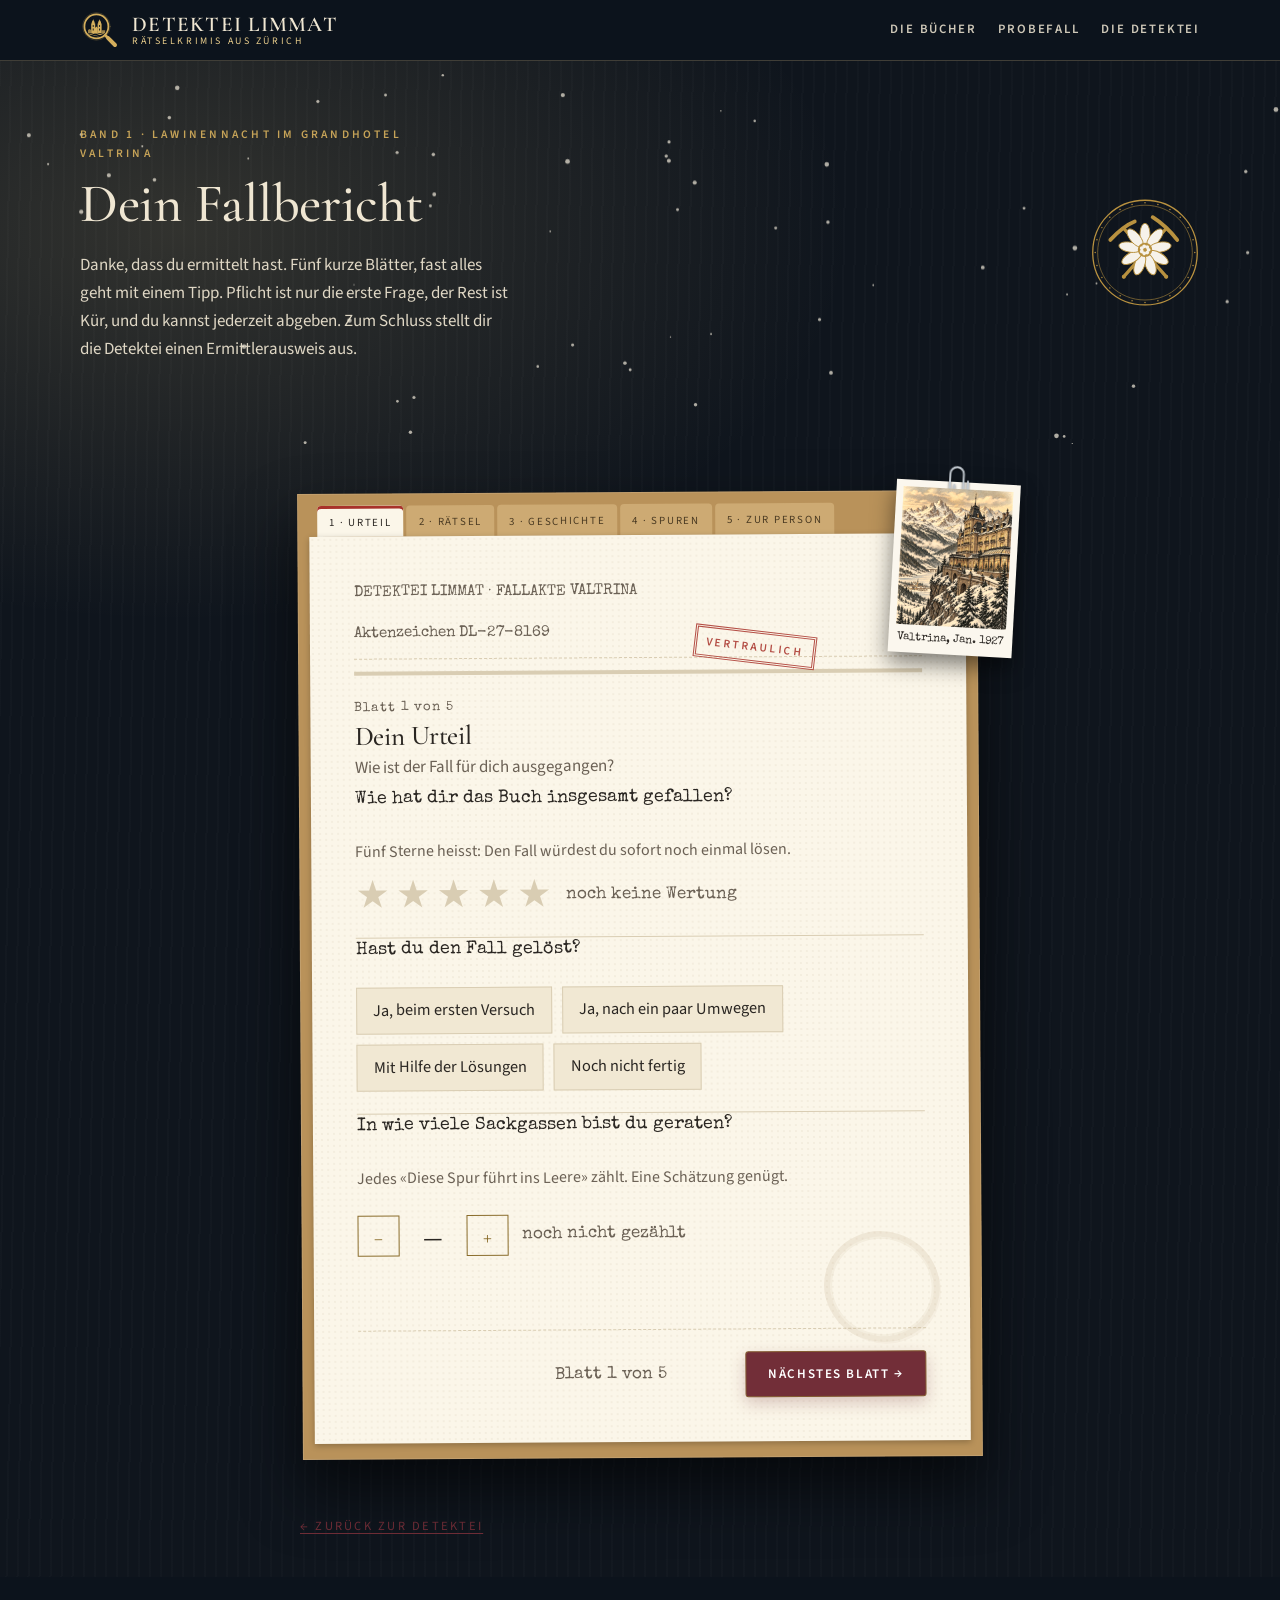
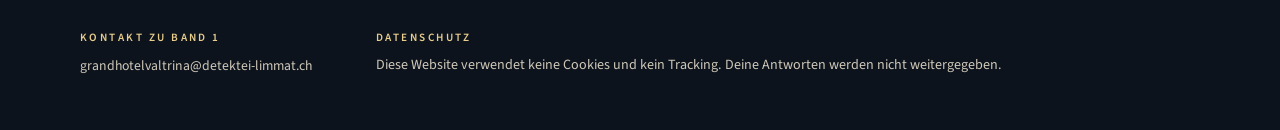
<file: valtrina/index.html>
<!doctype html>
<html lang="de-CH">
<head>
<meta charset="utf-8">
<meta name="viewport" content="width=device-width, initial-scale=1, viewport-fit=cover">
<title>Fallbericht Valtrina</title>
<meta name="claude:viewport-fit-sides" content="cover">
<meta name="description" content="Fallbericht zu Band 1 der Detektei Limmat: Lawinennacht im Grandhotel Valtrina. Fünf Blätter, am Ende ein Ermittlerausweis.">
<link rel="icon" href="../img/detektei.svg" type="image/svg+xml">
<link rel="preconnect" href="https://fonts.googleapis.com">
<link rel="preconnect" href="https://fonts.gstatic.com" crossorigin>
<link rel="stylesheet" href="https://fonts.googleapis.com/css2?family=Cormorant+Garamond:ital,wght@0,500;0,600;1,500&family=Source+Sans+3:wght@400;600&family=Special+Elite&display=swap">
<link rel="stylesheet" href="../style.css">
<style>
/* Fallbericht als Aktenmappe: fünf Blätter mit Registerzungen, getippte Feldnamen, am Ende ein Ausweis */
.intro { background: var(--navy); color: var(--navy-ink); }
.intro .wrap { padding-block: clamp(36px, 5vw, 64px); display: grid; grid-template-columns: minmax(0, 1fr) auto; gap: 28px; align-items: center; }
.intro h1 { font-size: clamp(2.2rem, 5vw, 3.4rem); color: var(--navy-ink); margin-top: 12px; }
.intro p { max-width: 54ch; opacity: 0.92; }
.intro img { width: 110px; }

.mappe { margin-block: clamp(28px, 4vw, 48px); }
.register { display: flex; gap: 4px; flex-wrap: wrap; padding: 0; margin: 0; list-style: none; }
.register button {
  font-family: var(--label); font-size: 0.68rem; letter-spacing: 0.16em; text-transform: uppercase; cursor: pointer;
  padding: 9px 12px 7px; border: 1px solid var(--line); border-bottom: 0; background: var(--paper); color: var(--muted);
}
.register button[aria-current="step"] { background: var(--card); color: var(--ink); border-color: var(--gold); box-shadow: inset 0 3px 0 var(--gold); }
.register button.done::after { content: " ✓"; color: var(--gold); }
.sheet { background: var(--card); border: 1px solid var(--line); padding: clamp(20px, 4vw, 44px); box-shadow: 0 2px 0 var(--line), 0 18px 40px rgba(28,43,61,0.08); }
.file-head { display: flex; justify-content: space-between; gap: 16px; flex-wrap: wrap; font-family: var(--type); font-size: 0.95rem; color: var(--muted); border-bottom: 1px dashed var(--line); padding-bottom: 12px; }
.meter { height: 4px; background: var(--line); margin: 12px 0 0; }
.meter span { display: block; height: 100%; width: 0; background: var(--gold); transition: width 0.3s; }
.blatt h2 { font-size: 1.7rem; margin: 26px 0 2px; }
.blatt > .sub { color: var(--muted); margin: 0 0 6px; }
fieldset { border: 0; margin: 0; padding: 22px 0; border-bottom: 1px solid var(--line); min-width: 0; }
fieldset:last-of-type { border-bottom: 0; }
legend { padding: 0; font-family: var(--display); font-size: 1.25rem; line-height: 1.3; margin-bottom: 4px; }
.hint { color: var(--muted); font-size: 1rem; margin: 2px 0 12px; }
.opt { font-family: var(--label); font-size: 0.68rem; letter-spacing: 0.16em; text-transform: uppercase; color: var(--muted); margin-left: 8px; }
.typed { font-family: var(--type); color: var(--muted); }

.choices { display: flex; flex-wrap: wrap; gap: 10px; }
.choices label { position: relative; }
.choices input { position: absolute; opacity: 0; inset: 0; margin: 0; cursor: pointer; }
.choices span { display: inline-block; padding: 9px 16px; border: 1px solid var(--line); background: var(--paper); font-size: 1.02rem; cursor: pointer; }
.choices input:checked + span { border-color: var(--gold); background: var(--gold); color: #1c2b3d; }
.choices input:focus-visible + span { outline: 2px solid var(--focus); outline-offset: 2px; }

.stars { position: relative; display: inline-flex; flex-direction: row-reverse; gap: 6px; }
.stars input { position: absolute; opacity: 0; width: 1px; height: 1px; }
.stars label { font-size: 2.4rem; line-height: 1; color: var(--line); cursor: pointer; transition: transform 0.15s; }
.stars input:checked ~ label, .stars label:hover, .stars label:hover ~ label { color: var(--gold); }
.stars label:hover { transform: scale(1.15) rotate(-6deg); }
.stars input:focus-visible + label { outline: 2px solid var(--focus); outline-offset: 2px; }
.err { color: var(--stamp); font-size: 1rem; margin-top: 8px; }

/* Sackgassen-Zaehler */
.zaehler { display: flex; align-items: center; gap: 14px; flex-wrap: wrap; }
.zaehler button { width: 2.6rem; height: 2.6rem; border: 1px solid var(--gold); background: transparent; color: var(--gold); font-size: 1.4rem; cursor: pointer; font-family: var(--display); }
.zaehler button:hover { background: var(--gold); color: #1c2b3d; }
.zaehler output { font-family: var(--display); font-size: 2.4rem; min-width: 2.2ch; text-align: center; font-variant-numeric: tabular-nums; }

/* Raetseltafel */
.tafel { display: grid; grid-template-columns: repeat(auto-fill, minmax(150px, 1fr)); gap: 10px; }
.rk { position: relative; border: 1px solid var(--line); background: var(--paper); display: grid; grid-template-rows: auto 1fr auto; min-width: 0; }
.rk .urteil { all: unset; box-sizing: border-box; cursor: pointer; padding: 10px 34px 8px 12px; display: grid; gap: 2px; width: 100%; }
.rk .urteil:focus-visible, .rk .herz:focus-visible { outline: 2px solid var(--focus); outline-offset: 2px; }
.rk .nr { font-family: var(--display); font-size: 1.5rem; line-height: 1; color: var(--gold); }
.rk .ti { font-size: 0.98rem; line-height: 1.25; }
.rk .st { font-family: var(--label); font-size: 0.62rem; letter-spacing: 0.16em; text-transform: uppercase; padding: 5px 12px; border-top: 1px dashed var(--line); color: var(--muted); }
.rk[data-s="1"] { border-color: var(--easy); } .rk[data-s="1"] .st { color: var(--easy); }
.rk[data-s="2"] { border-color: var(--gold); } .rk[data-s="2"] .st { color: var(--gold); }
.rk[data-s="3"] { border-color: var(--stamp); } .rk[data-s="3"] .st { color: var(--stamp); }
.rk .herz { position: absolute; top: 6px; right: 6px; width: 1.8rem; height: 1.8rem; border: 0; background: none; cursor: pointer; font-size: 1.2rem; color: var(--line); padding: 0; }
.rk .herz[aria-pressed="true"] { color: var(--stamp); }
.legende { display: flex; gap: 16px; flex-wrap: wrap; font-family: var(--label); font-size: 0.68rem; letter-spacing: 0.14em; text-transform: uppercase; color: var(--muted); margin: 0 0 12px; }
.legende i { display: inline-block; width: 10px; height: 10px; border: 2px solid; margin-right: 6px; vertical-align: -1px; }

/* Schwierigkeit als Bergprofil */
.berg { display: grid; grid-template-columns: repeat(5, minmax(0, 1fr)); gap: 6px; align-items: end; max-width: 520px; }
.berg label { position: relative; display: grid; gap: 6px; text-align: center; cursor: pointer; }
.berg input { position: absolute; opacity: 0; inset: 0; margin: 0; cursor: pointer; }
.berg .bar { display: block; background: var(--line); clip-path: polygon(0 100%, 50% 0, 100% 100%); }
.berg label:nth-child(1) .bar { height: 34px; } .berg label:nth-child(2) .bar { height: 56px; } .berg label:nth-child(3) .bar { height: 80px; }
.berg label:nth-child(4) .bar { height: 106px; } .berg label:nth-child(5) .bar { height: 134px; }
.berg input:checked + .bar { background: var(--gold); }
.berg input:focus-visible + .bar { outline: 2px solid var(--focus); outline-offset: 2px; }
.berg b { font-family: var(--label); font-weight: 400; font-size: 0.62rem; letter-spacing: 0.1em; text-transform: uppercase; }
.berg small { color: var(--muted); font-size: 0.86rem; line-height: 1.2; }

/* Verdacht */
.kopf { display: grid; grid-template-columns: repeat(auto-fill, minmax(92px, 1fr)); gap: 12px; }
.kopf label { position: relative; display: grid; gap: 5px; text-align: center; cursor: pointer; font-size: 0.92rem; line-height: 1.2; }
.kopf input { position: absolute; opacity: 0; inset: 0; margin: 0; cursor: pointer; }
.kopf img { width: 100%; aspect-ratio: 3 / 4; object-fit: cover; object-position: top; border: 2px solid var(--line); padding: 3px; background: var(--paper); filter: grayscale(0.5); }
.kopf input:checked + img { border-color: var(--stamp); filter: none; }
.kopf input:focus-visible + img { outline: 2px solid var(--focus); outline-offset: 2px; }
.kopf .leer { display: grid; place-items: center; aspect-ratio: 3 / 4; border: 2px dashed var(--line); font-family: var(--display); font-size: 2rem; color: var(--muted); }
.kopf input:checked + .leer { border-color: var(--stamp); color: var(--stamp); }

.noten { display: grid; gap: 4px; }
.note { display: grid; grid-template-columns: minmax(0, 1fr) auto; gap: 12px; align-items: center; padding: 8px 0; border-bottom: 1px solid var(--line); }
.punkte { display: flex; gap: 6px; }
.punkte label { position: relative; }
.punkte input { position: absolute; opacity: 0; inset: 0; margin: 0; cursor: pointer; }
.punkte span { display: grid; place-items: center; width: 2.1rem; height: 2.1rem; border: 1px solid var(--line); border-radius: 50%; font-family: var(--label); font-size: 0.85rem; cursor: pointer; background: var(--paper); }
.punkte input:checked + span { background: var(--gold); border-color: var(--gold); color: #1c2b3d; }
.punkte input:focus-visible + span { outline: 2px solid var(--focus); outline-offset: 2px; }

select, input[type="text"], input[type="email"], textarea { width: 100%; font: inherit; color: var(--ink); background: var(--paper); border: 1px solid var(--line); padding: 10px 12px; border-radius: 0; }
textarea { min-height: 110px; resize: vertical; font-family: var(--type); font-size: 1rem; line-height: 1.6; }
.row2 { display: grid; grid-template-columns: 8rem minmax(0, 1fr); gap: 12px; }
.consent { display: flex; gap: 10px; align-items: flex-start; margin-top: 12px; font-size: 1rem; }
.consent input { margin-top: 6px; accent-color: var(--gold); }

.blaettern { display: flex; gap: 14px; align-items: center; flex-wrap: wrap; justify-content: space-between; padding-top: 22px; border-top: 1px dashed var(--line); margin-top: 6px; }

/* Abschluss */
.done h2 { font-size: 1.8rem; margin: 26px 0 8px; }
.done pre { white-space: pre-wrap; font-family: var(--type); font-size: 0.92rem; background: var(--paper); border: 1px dashed var(--line); padding: 14px; max-height: 300px; overflow: auto; }
.done .actions { display: flex; gap: 12px; flex-wrap: wrap; margin-top: 12px; }
.ausweis {
  position: relative; max-width: 460px; margin: 22px 0; padding: 22px 24px 64px; overflow: hidden;
  background: #1c2b3d; color: #f3ecdd; border: 1px solid #e2c27a; outline: 1px solid #e2c27a; outline-offset: -7px;
}
.bewerten { margin: 26px 0 6px; padding: 18px 18px 20px; border: 1px solid var(--line); border-left: 4px solid var(--gold); background: var(--card); }
.bewerten h3 { margin: 0 0 6px; font-family: var(--display); font-size: 1.25rem; }
.bewerten p { margin: 0 0 14px; }
.ausweis .kopfz { display: flex; align-items: center; gap: 12px; }
.ausweis .kopfz img { width: 46px; height: 46px; }
.ausweis .kopfz b { font-family: var(--label); font-weight: 400; letter-spacing: 0.3em; font-size: 0.78rem; text-transform: uppercase; color: #e2c27a; display: block; }
.ausweis .kopfz span { font-family: var(--label); letter-spacing: 0.2em; font-size: 0.62rem; text-transform: uppercase; opacity: 0.8; }
.ausweis .name { font-family: var(--display); font-size: 1.7rem; margin: 18px 0 2px; line-height: 1.15; overflow-wrap: anywhere; }
.ausweis .rang { font-style: italic; color: #e2c27a; font-size: 1.15rem; margin: 0 0 14px; }
.ausweis dl { margin: 0; display: grid; grid-template-columns: auto minmax(0, 1fr); gap: 4px 14px; font-family: var(--type); font-size: 0.9rem; }
.ausweis dt { opacity: 0.7; }
.ausweis dd { margin: 0; }
.ausweis .stempel { position: absolute; right: 14px; bottom: 16px; transform: rotate(-12deg); border: 3px double #e07a6c; color: #e07a6c; font-family: var(--label); font-weight: 600; letter-spacing: 0.16em; font-size: 0.8rem; padding: 6px 10px; text-transform: uppercase; }
@keyframes stempeln { 0% { transform: rotate(-12deg) scale(2.6); opacity: 0; } 70% { transform: rotate(-12deg) scale(0.92); opacity: 1; } 100% { transform: rotate(-12deg) scale(1); } }
.ausweis .stempel { animation: stempeln 0.5s 0.4s both cubic-bezier(.3,1.4,.5,1); }
.back { display: inline-block; padding: 10px 0; margin-bottom: 30px; font-family: var(--label); font-size: 0.78rem; letter-spacing: 0.18em; text-transform: uppercase; }

@media (max-width: 640px) {
  .intro .wrap { grid-template-columns: minmax(0, 1fr); }
  .intro img { display: none; }
  .row2 { grid-template-columns: minmax(0, 1fr); }
  .note { grid-template-columns: minmax(0, 1fr); gap: 6px; }
  .register button { padding: 12px 10px 10px; font-size: 0.64rem; letter-spacing: 0.1em; }
  .berg small { font-size: 0.74rem; }
  .berg b { font-size: 0.54rem; letter-spacing: 0.02em; overflow-wrap: anywhere; }
  .kissen { grid-template-columns: minmax(0, 1fr); }
}
@media (prefers-reduced-motion: reduce) { .ausweis .stempel { animation: none; } .stars label, .meter span { transition: none; } }

/* ---------- Stempel, Muenzen, Randnotiz ---------- */
.kissen { display: grid; grid-template-columns: repeat(2, minmax(0, 1fr)); gap: 10px; margin-bottom: 14px; }
.stp { display: flex; align-items: center; gap: 12px; text-align: left; padding: 10px 12px; border: 1px solid var(--line); background: var(--paper); cursor: pointer; color: var(--ink); font: inherit; min-width: 0; }
.stp .griff { flex: none; width: 2.6rem; height: 2.6rem; border-radius: 50%; display: grid; place-items: center; font-size: 1.3rem; color: #fff; box-shadow: 0 4px 0 rgba(0,0,0,0.25); transition: transform 0.15s; }
.stp.gold .griff { background: #a8832f; } .stp.rot .griff { background: #a8322a; }
.stp b { display: block; font-family: var(--label); font-weight: 600; font-size: 0.74rem; letter-spacing: 0.16em; text-transform: uppercase; }
.stp small { color: var(--muted); font-size: 0.9rem; line-height: 1.2; display: block; }
.stp[aria-pressed="true"] { border-color: var(--ink); box-shadow: inset 0 0 0 1px var(--ink); background: var(--card); }
.stp[aria-pressed="true"] .griff { transform: translateY(-4px) rotate(-10deg); }
.karten { display: grid; grid-template-columns: repeat(auto-fill, minmax(128px, 1fr)); gap: 8px; }
.rz { position: relative; text-align: left; border: 1px solid var(--line); background: var(--paper); padding: 8px 10px 12px; cursor: pointer; color: var(--ink); font: inherit; display: grid; gap: 2px; min-height: 4.9rem; align-content: start; overflow: hidden; min-width: 0; }
.rz .nr { font-family: var(--display); font-size: 1.35rem; line-height: 1; color: var(--gold); }
.rz .ti { font-size: 0.95rem; line-height: 1.2; }
.rz:hover { border-color: var(--gold); }
.rz .abdruck { position: absolute; right: 5px; top: 7px; transform: rotate(-10deg); border: 2px solid; padding: 1px 6px; font-family: var(--label); font-weight: 600; font-size: 0.56rem; letter-spacing: 0.14em; text-transform: uppercase; background: rgba(251,246,233,0.85); }
.rz[data-st="gold"] { border-color: #a8832f; background: #f3e6c4; } .rz[data-st="gold"] .abdruck { color: #8a6d2c; }
.rz[data-st="rot"] { border-color: #a8322a; background: #f4dfd6; } .rz[data-st="rot"] .abdruck { color: #a8322a; }
@keyframes abdruck { 0% { transform: rotate(-10deg) scale(2.6); opacity: 0; } 70% { transform: rotate(-10deg) scale(0.9); opacity: 1; } 100% { transform: rotate(-10deg) scale(1); } }
.rz .abdruck.neu { animation: abdruck 0.35s cubic-bezier(.3,1.4,.5,1); }
.randnotiz { font-family: var(--type); color: var(--stamp); font-size: 0.98rem; margin: 10px 0 0; min-height: 1.6em; transform: rotate(-0.5deg); }
.randnotiz:not(:empty)::before { content: "✎ "; }
.boerse { font-family: var(--type); margin: 0 0 10px; display: flex; align-items: center; gap: 8px; flex-wrap: wrap; }
.vreneli { display: inline-block; width: 1.5rem; height: 1.5rem; border-radius: 50%; background: radial-gradient(circle at 35% 30%, #f6e3a6, #c99a35 60%, #8a6d2c); box-shadow: inset 0 0 0 2px rgba(138,109,44,0.6), 0 2px 3px rgba(0,0,0,0.25); }
.vreneli.leer { background: none; box-shadow: inset 0 0 0 2px var(--line); }
.toepfe { display: grid; grid-template-columns: repeat(auto-fit, minmax(150px, 1fr)); gap: 8px; margin-bottom: 10px; }
.topf { text-align: left; border: 1px solid var(--line); background: var(--paper); padding: 10px 12px; cursor: pointer; color: var(--ink); font: inherit; display: grid; gap: 8px; min-height: 5.4rem; align-content: space-between; min-width: 0; }
.topf:hover { border-color: var(--gold); }
.topf .m { display: flex; gap: 4px; min-height: 1.5rem; }
.linkbtn { background: none; border: 0; padding: 4px 0; color: var(--muted); font-family: var(--type); font-size: 0.92rem; text-decoration: underline; text-underline-offset: 3px; cursor: pointer; }
.blaettern .frueh { flex-basis: 100%; text-align: center; }
@media (prefers-reduced-motion: reduce) { .rz .abdruck.neu { animation: none; } .stp .griff { transition: none; } }

/* ---------- Schreibtisch bei Nacht ----------
   Die Seite ist in beiden Farbschemas dunkel (Lampenlicht auf dem Pult), das Papier in der Mappe immer hell. */
body.desk {
  --paper: #121b26; --card: #182433; --ink: #ece4d3; --muted: #b3a690; --line: #2e3d50; --navy: #0c131c; --navy-ink: #efe6d2;
  --gold: #d4ae5c; --gold-soft: #e9cd8c; --focus: #e9cd8c; --stamp: #e07a6c; --easy: #8fbbd6; color-scheme: dark;
  background:
    radial-gradient(ellipse 75vw 560px at 14% 230px, rgba(233,205,140,0.16), transparent 70%),
    repeating-linear-gradient(91deg, rgba(255,255,255,0.014) 0 2px, transparent 2px 11px),
    #0f151d;
}
.desk .intro { position: relative; overflow: hidden; isolation: isolate; background: transparent; }
.desk .intro canvas { position: absolute; inset: 0; width: 100%; height: 100%; z-index: -1; pointer-events: none; }
.desk .mappe {
  --paper: #f1e8d3; --card: #fbf6e9; --ink: #2a2622; --muted: #6b6155; --line: #d9cdb3; --gold: #8a6d2c; --gold-soft: #e2c27a;
  --focus: #8a6d2c; --stamp: #a8322a; --easy: #3f6f8f; color: var(--ink); color-scheme: light;
  position: relative; background: #b9925a; padding: 12px 12px 16px; box-shadow: 0 30px 60px rgba(0,0,0,0.6), inset 0 0 0 1px rgba(255,255,255,0.12); transform: rotate(-0.35deg);
}
.desk .register { padding: 0 8px; gap: 3px; }
.desk .register button { background: #cdaa73; color: #4a3a22; border: 0; border-radius: 4px 4px 0 0; }
.desk .register button[aria-current="step"] { background: var(--card); color: var(--ink); box-shadow: inset 0 3px 0 #a8322a; }
.desk .sheet {
  position: relative; border: 0; box-shadow: 0 2px 6px rgba(0,0,0,0.25);
  background-color: var(--card); background-image: radial-gradient(rgba(120,90,40,0.055) 1px, transparent 1.3px); background-size: 6px 6px;
}
.desk .sheet::after { content: ""; position: absolute; right: 30px; bottom: 96px; width: 104px; height: 104px; border-radius: 50%; border: 6px solid rgba(120,80,30,0.09); box-shadow: inset 0 0 0 2px rgba(120,80,30,0.05), 3px 2px 0 -1px rgba(120,80,30,0.04); transform: rotate(18deg) scaleY(0.95); pointer-events: none; }
.vertraulich { position: absolute; right: clamp(60px, 9vw, 84px); top: 96px; transform: rotate(7deg); border: 3px double var(--stamp); color: var(--stamp); font-family: var(--label); font-weight: 600; font-size: 0.72rem; letter-spacing: 0.22em; text-transform: uppercase; padding: 4px 9px; opacity: 0.85; pointer-events: none; }
.blatt h2::before { content: "Blatt " attr(data-nr) " von 5"; display: block; font-family: var(--type); font-size: 0.82rem; letter-spacing: 0.08em; color: var(--muted); margin-bottom: 6px; }
legend { font-family: var(--type); font-size: 1.12rem; }
@keyframes blattwenden { from { transform: rotateY(-10deg) translateX(14px); opacity: 0.25; } to { transform: none; opacity: 1; } }
.blatt.turned { animation: blattwenden 0.4s ease-out; transform-origin: left center; }
.beleg { position: absolute; right: -44px; top: -8px; width: 124px; margin: 0; padding: 7px 7px 6px; background: #fbf7ee; color: #2a2622; transform: rotate(3.5deg); transform-origin: 50% 0; box-shadow: 0 10px 22px rgba(0,0,0,0.5); z-index: 2; }
.beleg img { width: 100%; aspect-ratio: 4 / 5; object-fit: cover; filter: sepia(0.35); }
.beleg figcaption { font-family: var(--type); font-size: 0.7rem; text-align: center; padding-top: 4px; }
.beleg svg { position: absolute; left: 50%; top: -17px; width: 22px; height: 58px; margin-left: -11px; filter: drop-shadow(0 1px 1px rgba(0,0,0,0.55)); }
@media (min-width: 1041px) { .desk .file-head { padding-right: 96px; } .vertraulich { right: 150px; } }
.tonwahl { display: flex; gap: 10px; align-items: center; font-family: var(--type); font-size: 0.95rem; color: var(--muted); margin: 4px 0 0; }
.tonwahl input { accent-color: var(--gold); }
@media (max-width: 1040px) { .beleg { display: none; } }
@media (max-width: 640px) { .desk .mappe { padding: 8px 6px 10px; transform: none; } .vertraulich { top: 112px; right: 16px; font-size: 0.6rem; } .desk .sheet::after { display: none; } }
@media (prefers-reduced-motion: reduce) { .blatt.turned { animation: none; } }
/* ---------- Handy: Fallbericht so leicht wie möglich ---------- */
.mappe { scroll-margin-top: calc(var(--kopf, 70px) + 8px); }
@media (max-width: 640px) {
  .intro .wrap { padding-block: 22px 26px; }
  .intro h1 { font-size: 2rem; margin-top: 6px; }
  .intro p { font-size: 1rem; line-height: 1.55; }
  /* Reiter in einer Zeile, seitlich wischbar */
  .desk .register { flex-wrap: nowrap; overflow-x: auto; scrollbar-width: none; -webkit-overflow-scrolling: touch; padding: 0 4px; }
  .desk .register::-webkit-scrollbar { display: none; }
  .register button { flex: none; white-space: nowrap; }
  /* Weiter/Zurück immer greifbar: Leiste klebt am unteren Rand */
  .blaettern { position: sticky; bottom: 0; z-index: 5; display: grid; grid-template-columns: auto minmax(0, 1fr); gap: 4px 8px; background: var(--card); margin: 6px -14px -14px; padding: 8px 12px calc(8px + env(safe-area-inset-bottom, 0px)); border-top: 1px solid var(--line); box-shadow: 0 -8px 18px rgba(42,38,34,0.12); }
  .blaettern #blattnr { display: none; }
  .blaettern .btn { padding: 12px 12px; justify-content: center; }
  .blaettern #weiter, .blaettern #send { width: 100%; }
  .blaettern #zurueck[style*="hidden"] { display: none; }
  .blaettern #zurueck[style*="hidden"] ~ #weiter, .blaettern #zurueck[style*="hidden"] ~ #send { grid-column: 1 / -1; }
  .blaettern .frueh { grid-column: 1 / -1; text-align: center; padding: 4px 0 0; font-size: 0.9rem; }
  /* Verdächtige: drei pro Zeile statt zwei */
  .kopf { grid-template-columns: repeat(3, minmax(0, 1fr)); gap: 10px 8px; }
  .kopf label { font-size: 0.82rem; }
  /* Stempel: Text passt in die Kachel */
  .stp { gap: 8px; padding: 10px; align-items: flex-start; flex-direction: column; }
  .stp .griff { width: 2.2rem; height: 2.2rem; font-size: 1.1rem; }
  .stp > span:last-child { min-width: 0; }
  .stp b { font-size: 0.62rem; letter-spacing: 0.08em; }
  .stp small { font-size: 0.85rem; }
  /* Goldvreneli-Töpfe kompakter */
  .topf { min-height: 0; padding: 12px; }
  .topf .m { min-height: 0; }
  .tonwahl { margin: 6px 0 14px; }
  /* iOS zoomt bei Eingabefeldern unter 16 px ungefragt hinein */
  select, input[type="text"], input[type="email"], textarea { font-size: 16px; }
  .consent input { width: 20px; height: 20px; flex: none; margin-top: 3px; }
}
</style>
</head>
<body class="desk">

<header class="site-head">
  <div class="wrap">
    <a class="brand" href="../index.html"><img src="../img/detektei.svg" alt=""><span><b>Detektei Limmat</b><small>Rätselkrimis aus Zürich</small></span></a>
    <nav class="nav" aria-label="Hauptnavigation"><a href="../index.html#band-1">Die Bücher</a><a href="../index.html#probefall">Probefall</a><a href="../index.html#detektei">Die Detektei</a></nav>
  </div>
</header>

<section class="intro">
  <canvas id="snow" aria-hidden="true"></canvas>
  <div class="wrap">
    <div>
      <p class="kicker">Band 1 · Lawinennacht im Grandhotel Valtrina</p>
      <h1>Dein Fallbericht</h1>
      <p>Danke, dass du ermittelt hast. Fünf kurze Blätter, fast alles geht mit einem Tipp. Pflicht ist nur die erste Frage, der Rest ist Kür, und du kannst jederzeit abgeben. Zum Schluss stellt dir die Detektei einen Ermittlerausweis aus.</p>
    </div>
    <img src="../img/wappen.svg" alt="Wappen des Grandhotels Valtrina">
  </div>
</section>

<main class="wrap narrow">
  <div class="mappe">
    <ol class="register" id="register" aria-label="Blätter des Fallberichts"></ol>
    <figure class="beleg" aria-hidden="true"><svg viewBox="0 0 22 58"><path d="M6.5 20V44a4.5 4.5 0 0 0 9 0V9a6.75 6.75 0 0 0-13.5 0V47a9 9 0 0 0 18 0V16" fill="none" stroke="#c3cad1" stroke-width="1.9" stroke-linecap="round"/></svg><img src="../img/hotel.jpg" alt=""><figcaption>Valtrina, Jan. 1927</figcaption></figure>
    <form class="sheet" id="bericht" novalidate>
      <span class="vertraulich" aria-hidden="true">Vertraulich</span>
      <div class="file-head"><span>DETEKTEI LIMMAT · FALLAKTE VALTRINA</span><span id="az">Aktenzeichen DL-27-0000</span></div>
      <div class="meter" aria-hidden="true"><span id="meter"></span></div>

      <section class="blatt" data-titel="Urteil">
        <h2>Dein Urteil</h2><p class="sub">Wie ist der Fall für dich ausgegangen?</p>
        <fieldset>
          <legend>Wie hat dir das Buch insgesamt gefallen?</legend>
          <p class="hint">Fünf Sterne heisst: Den Fall würdest du sofort noch einmal lösen.</p>
          <div style="display:flex;align-items:center;flex-wrap:wrap;gap:14px">
            <div class="stars" role="radiogroup" aria-label="Gesamturteil">
              <input type="radio" id="s5" name="gesamt" value="5"><label for="s5" title="5 Sterne">★</label>
              <input type="radio" id="s4" name="gesamt" value="4"><label for="s4" title="4 Sterne">★</label>
              <input type="radio" id="s3" name="gesamt" value="3"><label for="s3" title="3 Sterne">★</label>
              <input type="radio" id="s2" name="gesamt" value="2"><label for="s2" title="2 Sterne">★</label>
              <input type="radio" id="s1" name="gesamt" value="1"><label for="s1" title="1 Stern">★</label>
            </div>
            <span class="typed" id="stars-out" aria-live="polite">noch keine Wertung</span>
          </div>
          <p class="err" id="err-gesamt" hidden>Bitte wähle mindestens einen Stern. Das ist die einzige Pflichtfrage.</p>
        </fieldset>
        <fieldset>
          <legend>Hast du den Fall gelöst?</legend>
          <div class="choices">
            <label><input type="radio" name="geloest" value="Ja, beim ersten Versuch"><span>Ja, beim ersten Versuch</span></label>
            <label><input type="radio" name="geloest" value="Ja, nach ein paar Umwegen"><span>Ja, nach ein paar Umwegen</span></label>
            <label><input type="radio" name="geloest" value="Mit Hilfe der Lösungen"><span>Mit Hilfe der Lösungen</span></label>
            <label><input type="radio" name="geloest" value="Noch nicht fertig"><span>Noch nicht fertig</span></label>
          </div>
        </fieldset>
        <fieldset>
          <legend>In wie viele Sackgassen bist du geraten?</legend>
          <p class="hint">Jedes «Diese Spur führt ins Leere» zählt. Eine Schätzung genügt.</p>
          <div class="zaehler">
            <button type="button" id="minus" aria-label="Eine Sackgasse weniger">−</button>
            <output id="fallen-out" for="minus plus" aria-live="polite">–</output>
            <button type="button" id="plus" aria-label="Eine Sackgasse mehr">+</button>
            <span class="typed" id="fallen-wort">noch nicht gezählt</span>
          </div>
          <input type="hidden" id="fallen" name="fallen" value="">
        </fieldset>
      </section>

      <section class="blatt" data-titel="Rätsel" hidden>
        <h2>Zwei Stempel genügen</h2><p class="sub">Du musst dich nicht an alle 18 Rätsel erinnern. Nimm einen Stempel und drück ihn auf ein Rätsel.</p>
        <fieldset>
          <legend class="sr">Glanzstück und Sorgenkind</legend>
          <div class="kissen" role="group" aria-label="Stempel wählen">
            <button type="button" class="stp gold" id="st-gold" aria-pressed="true"><span class="griff" aria-hidden="true">★</span><span><b>Glanzstück</b><small>mein liebstes Rätsel</small></span></button>
            <button type="button" class="stp rot" id="st-rot" aria-pressed="false"><span class="griff" aria-hidden="true">✗</span><span><b>Sorgenkind</b><small>hat genervt oder braucht eine Korrektur</small></span></button>
          </div>
          <div class="karten" id="karten"></div>
          <div id="sorge-box" hidden style="margin-top:14px"><label class="hint" for="sorge-grund" id="sorge-label" style="display:block;margin-bottom:6px">Was müsste an diesem Rätsel besser werden?</label><input type="text" id="sorge-grund" name="sorgenkind_grund" placeholder="freiwillig, ein Satz genügt"></div>
        </fieldset>
        <fieldset>
          <legend>Wie steil war der Fall insgesamt?</legend>
          <div class="berg" role="radiogroup" aria-label="Schwierigkeit insgesamt">
            <label><input type="radio" name="schwierigkeit" value="Spaziergang (zu leicht)"><span class="bar"></span><b>Spazier&shy;gang</b><small>zu leicht</small></label>
            <label><input type="radio" name="schwierigkeit" value="Wanderweg (eher leicht)"><span class="bar"></span><b>Wander&shy;weg</b><small>eher leicht</small></label>
            <label><input type="radio" name="schwierigkeit" value="Bergtour (genau richtig)"><span class="bar"></span><b>Berg&shy;tour</b><small>genau richtig</small></label>
            <label><input type="radio" name="schwierigkeit" value="Gratweg (eher schwer)"><span class="bar"></span><b>Gratweg</b><small>eher schwer</small></label>
            <label><input type="radio" name="schwierigkeit" value="Nordwand (zu schwer)"><span class="bar"></span><b>Nord&shy;wand</b><small>zu schwer</small></label>
          </div>
        </fieldset>
        <fieldset>
          <legend>Lust auf mehr?</legend>
          <p class="hint">Nur wenn du magst: Sag zu jedem einzelnen Rätsel, ob es zu leicht, genau richtig oder zu schwer war.</p>
          <button class="btn" type="button" id="detail-btn" aria-expanded="false" aria-controls="detail">Alle 18 einzeln bewerten</button>
          <div id="detail" hidden style="margin-top:16px">
            <p class="legende"><span><i style="color:var(--easy)"></i>einmal tippen: zu leicht</span><span><i style="color:var(--gold)"></i>zweimal: genau richtig</span><span><i style="color:var(--stamp)"></i>dreimal: zu schwer</span></p>
            <div class="tafel" id="tafel"></div>
          </div>
        </fieldset>
      </section>

      <section class="blatt" data-titel="Geschichte" hidden>
        <h2>Geschichte und Figuren</h2><p class="sub">Keine Sorge, hier wird nichts verraten.</p>
        <fieldset>
          <legend>Wen hattest du als Erstes im Verdacht?</legend>
          <p class="hint">Ganz am Anfang, bevor du Beweise hattest.</p>
          <div class="kopf" id="kopf"></div>
        </fieldset>
        <fieldset>
          <legend>Du hast drei Goldvreneli. Wofür gibst du sie aus?</legend>
          <p class="hint">Tippe auf das, was den Fall für dich getragen hat. Mehrere Münzen auf dasselbe sind erlaubt.</p>
          <p class="boerse" id="boerse" aria-live="polite"></p>
          <div class="toepfe" id="toepfe"></div>
          <button type="button" class="linkbtn" id="muenzen-zurueck">Münzen zurücknehmen</button>
        </fieldset>
        <fieldset>
          <legend>Wie hast du gespielt, und wie lange?</legend>
          <div class="choices" style="margin-bottom:12px">
            <label><input type="radio" name="gespielt" value="allein"><span>allein</span></label>
            <label><input type="radio" name="gespielt" value="zu zweit"><span>zu zweit</span></label>
            <label><input type="radio" name="gespielt" value="in einer Gruppe"><span>in einer Gruppe</span></label>
          </div>
          <div class="choices">
            <label><input type="radio" name="dauer" value="unter 3 Stunden"><span>unter 3 Stunden</span></label>
            <label><input type="radio" name="dauer" value="3 bis 6 Stunden"><span>3 bis 6 Stunden</span></label>
            <label><input type="radio" name="dauer" value="6 bis 10 Stunden"><span>6 bis 10 Stunden</span></label>
            <label><input type="radio" name="dauer" value="über 10 Stunden"><span>über 10 Stunden</span></label>
          </div>
        </fieldset>
      </section>

      <section class="blatt" data-titel="Spuren" hidden>
        <h2>Spurensicherung</h2><p class="sub">Alles auf diesem Blatt ist freiwillig. Tipp einfach drauflos.</p>
        <label class="tonwahl"><input type="checkbox" id="tippton"> Mit dem Ton einer Schreibmaschine tippen</label>
        <fieldset>
          <legend>Hast du einen Fehler entdeckt?</legend>
          <p class="hint">Ein falscher Verweis, ein Tippfehler, ein Widerspruch: Gib die Seite an und beschreib kurz, was nicht stimmt.</p>
          <div class="row2">
            <input type="text" id="fehler-seite" name="fehler_seite" inputmode="numeric" placeholder="Seite" aria-label="Seite">
            <input type="text" id="fehler-text" name="fehler_beschreibung" placeholder="Was stimmt nicht?" aria-label="Beschreibung des Fehlers">
          </div>
        </fieldset>
        <fieldset>
          <legend>Was hat dir am besten gefallen?</legend>
          <textarea id="best" name="am_besten" aria-label="Was hat dir am besten gefallen?"></textarea>
        </fieldset>
        <fieldset>
          <legend>Was soll der nächste Band besser machen?</legend>
          <textarea id="besser" name="besser_machen" aria-label="Was soll der nächste Band besser machen?"></textarea>
        </fieldset>
      </section>

      <section class="blatt" data-titel="Zur Person" hidden>
        <h2>Zur Person</h2><p class="sub">Damit die Detektei weiss, für wen sie den nächsten Fall schreibt.</p>
        <fieldset>
          <legend>Würdest du Band 2 lesen?</legend>
          <div class="choices" style="margin-bottom:16px">
            <label><input type="radio" name="band2" value="ja, sicher"><span>ja, sicher</span></label>
            <label><input type="radio" name="band2" value="vielleicht"><span>vielleicht</span></label>
            <label><input type="radio" name="band2" value="eher nicht"><span>eher nicht</span></label>
          </div>
          <p class="hint" style="margin-bottom:8px">Wie bist du auf das Buch gestossen?</p>
          <select id="quelle" name="quelle" aria-label="Wie bist du auf das Buch gestossen?">
            <option value="">bitte wählen</option>
            <option>Auf Amazon entdeckt</option><option>Geschenk bekommen</option><option>Empfehlung von Freunden oder Familie</option>
            <option>Social Media</option><option>Buchhandlung oder Veranstaltung</option><option>Anders</option>
          </select>
          <p class="hint" style="margin:14px 0 8px">Altersgruppe</p>
          <div class="choices">
            <label><input type="radio" name="alter" value="unter 18"><span>unter 18</span></label>
            <label><input type="radio" name="alter" value="18 bis 29"><span>18–29</span></label>
            <label><input type="radio" name="alter" value="30 bis 44"><span>30–44</span></label>
            <label><input type="radio" name="alter" value="45 bis 59"><span>45–59</span></label>
            <label><input type="radio" name="alter" value="60 und älter"><span>60+</span></label>
          </div>
        </fieldset>
        <fieldset>
          <legend>Soll ich dir Bescheid geben, wenn Band 2 erscheint?<span class="opt">freiwillig</span></legend>
          <input type="email" id="mail" name="email" autocomplete="email" placeholder="deine E-Mail-Adresse" aria-label="E-Mail-Adresse">
          <label class="consent"><input type="checkbox" id="ok-mail" name="einwilligung"> Ich bin einverstanden, dass die Detektei Limmat mir einmal schreibt, wenn ein neuer Band erscheint. Die Adresse wird nicht weitergegeben und auf Wunsch gelöscht.</label>
          <p class="err" id="err-mail" hidden>Bitte bestätige das Einverständnis oder lass das Feld leer.</p>
        </fieldset>
        <fieldset>
          <legend>Welcher Name soll auf deinem Ermittlerausweis stehen?<span class="opt">freiwillig</span></legend>
          <p class="hint">Ein Deckname ist ausdrücklich erlaubt.</p>
          <input type="text" id="deckname" name="deckname" maxlength="40" placeholder="z. B. Die Spürnase vom Zürichberg" aria-label="Name auf dem Ausweis">
        </fieldset>
      </section>

      <div class="blaettern" id="blaettern">
        <button class="btn" type="button" id="zurueck">← Zurück</button>
        <span class="typed" id="blattnr">Blatt 1 von 5</span>
        <button class="btn solid" type="button" id="weiter">Nächstes Blatt →</button>
        <button class="btn solid" type="submit" id="send" hidden>Bericht abgeben</button>
        <button class="linkbtn frueh" type="button" id="frueh" hidden>Das reicht mir, jetzt abgeben</button>
      </div>
      <div class="done" id="done" hidden aria-live="polite"></div>
    </form>
  </div>
  <a class="back" href="../index.html">← Zurück zur Detektei</a>
</main>

<footer class="site-foot zwei">
  <div class="wrap">
    <div><h4>Kontakt zu Band 1</h4><p class="mail">grandhotelvaltrina@detektei-limmat.ch</p></div>
    <div><h4>Datenschutz</h4><p class="small">Diese Website verwendet keine Cookies und kein Tracking. Deine Antworten werden nicht weitergegeben.</p></div>
  </div>
</footer>

<script>
/* ===== Einstellungen =====
   Damit die Antworten automatisch in deinem Postfach landen, einen kostenlosen Zugangsschluessel
   bei web3forms.com fuer grandhotelvaltrina@detektei-limmat.ch holen und hier eintragen.
   Ohne Schluessel zeigt die Seite den fertigen Bericht zum Kopieren und Versenden an. */
const EINSTELLUNGEN = {
  web3formsSchluessel: "acae9c43-94b0-42f8-bfee-8e48cdb5fbb4",
  empfaenger: "grandhotelvaltrina@detektei-limmat.ch",
  betreff: "Fallbericht Valtrina"
};

const RAETSEL = ["Der Brief", "Das Gästebuch", "Die Tischordnung", "Das Ballfoto", "Spuren im Schnee", "Sechs Aussagen",
  "Das Medaillon", "Die vier Schreibmaschinen", "Brunners Entwurf", "Der Panzerschrank", "Das Konzertprogramm",
  "Der Rundgang um 22:40", "Die letzte Runde", "Brunners Notizbuch", "Das Farbband", "Die Anklage", "Jons Führerbuch", "Der Gletscher"];
const BEREICHE = ["Geschichte und Spannung", "Figuren", "Rätsel", "Bilder und Gestaltung", "Faire Lösungen"];
const KOEPFE = [["pemberton", "Lord Pemberton"], ["varenne", "Odile Varenne"], ["brunner", "Dr. Brunner"], ["clara", "Clara Steinhauser"], ["gian", "Gian Caduff"], ["lanz", "Seraina Lanz"], ["moser", "Ferdinand Moser"]];
const URTEIL = ["noch offen", "zu leicht", "genau richtig", "zu schwer"];
const ruhig = matchMedia("(prefers-reduced-motion: reduce)").matches;
const $ = id => document.getElementById(id);
const form = $("bericht");
const KEY = "dl-bericht-valtrina";
const speicher = {
  lies() { try { return JSON.parse(localStorage.getItem(KEY)) || {}; } catch (e) { return {}; } },
  schreib(v) { try { localStorage.setItem(KEY, JSON.stringify(v)); } catch (e) {} },
  loesch() { try { localStorage.removeItem(KEY); } catch (e) {} }
};

/* ---------- Bausteine fuellen ---------- */
const az = "DL-27-" + String(Math.floor(1000 + Math.random() * 9000));
let zustand = Object.assign({ az, rz: {}, lieb: 0, sorge: 0, coins: [0, 0, 0, 0, 0], feld: {} }, speicher.lies());
let stempelwahl = "gold";
$("az").textContent = "Aktenzeichen " + zustand.az;

$("tafel").innerHTML = RAETSEL.map((t, i) => `<div class="rk" id="rk${i + 1}" data-n="${i + 1}" data-s="0">
  <button type="button" class="urteil" id="rku${i + 1}" aria-label="Rätsel ${i + 1}, ${t}: noch offen"><span class="nr">${i + 1}</span><span class="ti">${t}</span></button>
  <span class="st">noch offen</span></div>`).join("");
$("karten").innerHTML = RAETSEL.map((t, i) => `<button type="button" class="rz" id="rz${i + 1}" data-n="${i + 1}"><span class="nr">${i + 1}</span><span class="ti">${t}</span><span class="abdruck" hidden></span></button>`).join("");
$("toepfe").innerHTML = BEREICHE.map((b, r) => `<button type="button" class="topf" id="topf${r}" data-r="${r}"><span>${b}</span><span class="m"></span></button>`).join("");
$("kopf").innerHTML = KOEPFE.map(([id, n]) => `<label><input type="radio" name="verdacht" value="${n}"><img src="../img/p_${id}.jpg" alt="">${n}</label>`).join("") +
  `<label><input type="radio" name="verdacht" value="niemand bestimmtes"><span class="leer">?</span>niemand bestimmtes</label>`;

/* ---------- Sterne ---------- */
const STERNWORT = ["", "Akte geschlossen, leider enttäuscht", "Einige Lücken im Fall", "Solide Ermittlung", "Ein starker Fall", "Den würde ich sofort wieder lösen"];
function sterne() { const v = wert("gesamt"); $("stars-out").textContent = v ? `${v} von 5 · ${STERNWORT[v]}` : "noch keine Wertung"; if (v) $("err-gesamt").hidden = true; }

/* ---------- Sackgassen ---------- */
function fallenText(n) {
  if (n === "") return "noch nicht gezählt";
  if (n <= 2) return "Meisterlich. Kaum ein Fehltritt.";
  if (n <= 6) return "Saubere Arbeit mit kleinen Umwegen.";
  if (n <= 12) return "Hartnäckig. So löst man Fälle.";
  return "Du kennst jetzt jede Sackgasse im Hotel.";
}
function fallen(n) { $("fallen").value = n; $("fallen-out").textContent = n === "" ? "–" : n; $("fallen-wort").textContent = fallenText(n); }
$("plus").addEventListener("click", () => { fallen(Math.min(51, ($("fallen").value === "" ? 0 : +$("fallen").value) + 1)); merke(); });
$("minus").addEventListener("click", () => { const v = $("fallen").value; fallen(v === "" ? 0 : +v === 0 ? "" : +v - 1); merke(); });

/* ---------- Randnotiz der Detektei ---------- */
function rn(t) { const el = blaetter[blatt] && blaetter[blatt].querySelector(".randnotiz"); if (el) el.textContent = t; }
const REAKTION = {
  gesamt: { 5: "Fünf Sterne. Der Kaffee im Büro wird gleich wärmer.", 4: "Vier Sterne. Die Detektei nickt zufrieden.", 3: "Drei Sterne. Notiert: Da geht noch mehr.", 2: "Zwei Sterne. Das nimmt sich die Detektei zu Herzen.", 1: "Ein Stern. Ehrlich ist gut. Sag uns auf Blatt 4, woran es lag." },
  geloest: { "Ja, beim ersten Versuch": "Beim ersten Versuch. Respekt.", "Ja, nach ein paar Umwegen": "Umwege gehören zu jeder guten Ermittlung.", "Mit Hilfe der Lösungen": "Dafür sind die Lösungen da. Niemand ermittelt ohne Archiv.", "Noch nicht fertig": "Dann lass dir Zeit. Der Schnee läuft nicht weg." },
  gespielt: { "allein": "Allein, wie die Detektei.", "zu zweit": "Vier Augen sehen mehr.", "in einer Gruppe": "Ein ganzer Krimiabend also." },
  band2: { "ja, sicher": "Schön. Der nächste Fall ist schon in Arbeit.", "vielleicht": "Wir geben uns Mühe, dich zu überzeugen.", "eher nicht": "Schade. Sag uns auf Blatt 4, was gefehlt hat." }
};
function reagiere(e) {
  const n = e.name, v = e.value;
  if (REAKTION[n] && REAKTION[n][v]) rn(REAKTION[n][v]);
  else if (n === "verdacht") rn(v === "niemand bestimmtes" ? "Niemand bestimmtes. Vorsichtig. So macht man das." : `${v} also. Die Detektei verzieht keine Miene.`);
  else if (n === "schwierigkeit") rn(`Notiert: ${v.split(" (")[0]}.`);
  else if (n === "dauer" || n === "alter" || n === "quelle") rn("Notiert.");
}

/* ---------- Zwei Stempel ---------- */
function stempel(neu) {
  RAETSEL.forEach((t, i) => {
    const n = i + 1, el = $("rz" + n), ab = el.querySelector(".abdruck"), st = zustand.lieb === n ? "gold" : zustand.sorge === n ? "rot" : "";
    el.dataset.st = st; ab.hidden = !st; ab.textContent = st === "gold" ? "Glanzstück" : st === "rot" ? "Sorgenkind" : "";
    ab.classList.toggle("neu", neu === n && !!st);
    el.setAttribute("aria-label", `Rätsel ${n}, ${t}${st ? ": " + ab.textContent : ""}`);
  });
  $("sorge-box").hidden = !zustand.sorge;
  if (zustand.sorge) $("sorge-label").textContent = `Was müsste an «${RAETSEL[zustand.sorge - 1]}» besser werden?`;
  $("st-gold").setAttribute("aria-pressed", String(stempelwahl === "gold")); $("st-rot").setAttribute("aria-pressed", String(stempelwahl === "rot"));
}
$("st-gold").addEventListener("click", () => { stempelwahl = "gold"; stempel(); });
$("st-rot").addEventListener("click", () => { stempelwahl = "rot"; stempel(); });
$("karten").addEventListener("click", e => {
  const el = e.target.closest(".rz"); if (!el) return; const n = +el.dataset.n, t = RAETSEL[n - 1];
  if (stempelwahl === "gold") {
    if (zustand.lieb === n) { zustand.lieb = 0; rn("Stempel zurückgenommen."); }
    else { zustand.lieb = n; if (zustand.sorge === n) zustand.sorge = 0; rn(`«${t}» bekommt den goldenen Stempel.`); if (!zustand.sorge) stempelwahl = "rot"; }
  } else {
    if (zustand.sorge === n) { zustand.sorge = 0; rn("Stempel zurückgenommen."); }
    else { zustand.sorge = n; if (zustand.lieb === n) zustand.lieb = 0; rn(`«${t}» kommt auf den Prüfstand.`); if (!zustand.lieb) stempelwahl = "gold"; }
  }
  klack(1.6, true); stempel(n); merke();
});

/* ---------- Drei Goldvreneli ---------- */
function muenzen() {
  const aus = zustand.coins.reduce((a, b) => a + b, 0), m = '<span class="vreneli"></span>';
  $("boerse").innerHTML = "In deiner Tasche: " + (m.repeat(3 - aus) + '<span class="vreneli leer"></span>'.repeat(aus));
  BEREICHE.forEach((b, r) => { $("topf" + r).querySelector(".m").innerHTML = m.repeat(zustand.coins[r]); $("topf" + r).setAttribute("aria-label", `${b}: ${zustand.coins[r]} Goldvreneli`); });
}
$("toepfe").addEventListener("click", e => {
  const el = e.target.closest(".topf"); if (!el) return; const r = +el.dataset.r, aus = zustand.coins.reduce((a, b) => a + b, 0);
  if (aus >= 3) { rn("Die Taschen sind leer. Nimm die Münzen zurück, wenn du anders verteilen willst."); return; }
  zustand.coins[r]++; muenzen(); merke();
  rn(["Alle drei ausgegeben. Gut angelegt.", "Noch ein Goldvreneli in der Tasche.", "Noch zwei Goldvreneli in der Tasche."][2 - aus]);
});
$("muenzen-zurueck").addEventListener("click", () => { zustand.coins = [0, 0, 0, 0, 0]; muenzen(); merke(); rn("Alle Münzen wieder in der Tasche."); });

/* ---------- Raetseltafel (freiwillig) ---------- */
function rk(n) {
  const el = $("rk" + n), s = zustand.rz[n] || 0, t = RAETSEL[n - 1];
  el.dataset.s = s; el.querySelector(".st").textContent = URTEIL[s];
  el.querySelector(".urteil").setAttribute("aria-label", `Rätsel ${n}, ${t}: ${URTEIL[s]}`);
}
$("tafel").addEventListener("click", e => {
  const el = e.target.closest(".rk"); if (!el) return; const n = +el.dataset.n;
  zustand.rz[n] = ((zustand.rz[n] || 0) + 1) % 4; rk(n); merke();
});
$("detail-btn").addEventListener("click", () => { const d = $("detail"); d.hidden = !d.hidden; $("detail-btn").setAttribute("aria-expanded", String(!d.hidden)); $("detail-btn").textContent = d.hidden ? "Alle 18 einzeln bewerten" : "Einzelbewertung ausblenden"; });

/* ---------- Entwurf merken ---------- */
function wert(name) { const e = form.querySelector(`input[name="${name}"]:checked`); return e ? e.value : ""; }
function merke() {
  zustand.feld = {};
  form.querySelectorAll("input[name], select[name], textarea[name]").forEach(e => {
    if (e.type === "radio") { if (e.checked) zustand.feld[e.name] = e.value; }
    else if (e.type === "checkbox") zustand.feld[e.name] = e.checked;
    else if (e.name !== "email") zustand.feld[e.name] = e.value;
  });
  speicher.schreib(zustand); fortschritt();
}
function lade() {
  for (const [k, v] of Object.entries(zustand.feld || {})) {
    const els = form.querySelectorAll(`[name="${k}"]`); if (!els.length) continue;
    if (els[0].type === "radio") els.forEach(e => { e.checked = e.value === v; });
    else if (els[0].type === "checkbox") els[0].checked = !!v && k !== "einwilligung";
    else els[0].value = v;
  }
  fallen($("fallen").value === "" ? "" : +$("fallen").value);
  RAETSEL.forEach((_, i) => rk(i + 1)); sterne(); stempel(); muenzen();
  if (Object.values(zustand.rz).some(Boolean)) $("detail-btn").click();
}
form.addEventListener("change", e => { sterne(); merke(); reagiere(e.target); $("frueh").hidden = !wert("gesamt") || blatt === blaetter.length - 1; });
form.addEventListener("input", e => { if (e.target.matches("textarea, input[type=text]")) merke(); });

/* ---------- Blaettern ---------- */
const blaetter = [...document.querySelectorAll(".blatt")];
let blatt = 0;
$("register").innerHTML = blaetter.map((b, i) => `<li><button type="button" data-i="${i}">${i + 1} · ${b.dataset.titel}</button></li>`).join("");
function ausgefuellt(b) { return [...b.querySelectorAll("input:checked, textarea, input[type=text], input[type=email], select, input[type=hidden]")].some(e => e.type === "radio" || e.type === "checkbox" ? e.checked : e.value.trim()) || (b.dataset.titel === "Rätsel" && (Object.values(zustand.rz).some(Boolean) || zustand.lieb || zustand.sorge)) || (b.dataset.titel === "Geschichte" && zustand.coins.some(Boolean)); }
function fortschritt() {
  const n = blaetter.filter(ausgefuellt).length;
  $("meter").style.width = (n / blaetter.length * 100) + "%";
  document.querySelectorAll("#register button").forEach((b, i) => b.classList.toggle("done", ausgefuellt(blaetter[i])));
}
function zeige(i, fokus) {
  if (i > 0 && !wert("gesamt")) { i = 0; $("err-gesamt").hidden = false; }
  blatt = i;
  blaetter.forEach((b, k) => { b.hidden = k !== i; b.classList.toggle("turned", k === i && !!fokus); });
  document.querySelectorAll("#register button").forEach((b, k) => { if (k === i) b.setAttribute("aria-current", "step"); else b.removeAttribute("aria-current"); });
  $("zurueck").style.visibility = i === 0 ? "hidden" : "visible";
  $("weiter").hidden = i === blaetter.length - 1; $("send").hidden = i !== blaetter.length - 1;
  $("blattnr").textContent = `Blatt ${i + 1} von ${blaetter.length}`;
  $("frueh").hidden = !wert("gesamt") || i === blaetter.length - 1;
  fortschritt();
  if (fokus) { const kopf = document.querySelector(".site-head"); document.documentElement.style.setProperty("--kopf", (kopf ? kopf.offsetHeight : 0) + "px");
    const ziel = document.querySelector(".mappe").getBoundingClientRect().top + scrollY - (kopf ? kopf.offsetHeight : 0) - 8;
    scrollTo({ top: Math.max(0, ziel), behavior: ruhig ? "auto" : "smooth" });
    const reg = $("register"), r = reg.querySelector("button[aria-current]"); if (r && reg.scrollWidth > reg.clientWidth) reg.scrollTo({ left: r.offsetLeft - (reg.clientWidth - r.offsetWidth) / 2, behavior: ruhig ? "auto" : "smooth" }); blaetter[i].querySelector("h2").setAttribute("tabindex", "-1"); blaetter[i].querySelector("h2").focus({ preventScroll: true }); }
}
$("register").addEventListener("click", e => { const b = e.target.closest("button"); if (b) zeige(+b.dataset.i, true); });
$("weiter").addEventListener("click", () => zeige(blatt + 1, true));
$("zurueck").addEventListener("click", () => zeige(blatt - 1, true));
$("frueh").addEventListener("click", () => { if (form.requestSubmit) form.requestSubmit(); else $("send").click(); });

/* ---------- Bericht und Ausweis ---------- */
function bericht() {
  const f = form, liste = s => RAETSEL.map((t, i) => zustand.rz[i + 1] === s ? i + 1 : 0).filter(Boolean).join(", ");
  return [
    ["Aktenzeichen", zustand.az],
    ["Gesamturteil", wert("gesamt") + " von 5 Sternen"],
    ["Fall gelöst", wert("geloest")],
    ["Sackgassen", $("fallen").value],
    ["Glanzstück", zustand.lieb ? `${zustand.lieb} ${RAETSEL[zustand.lieb - 1]}` : ""],
    ["Sorgenkind", zustand.sorge ? `${zustand.sorge} ${RAETSEL[zustand.sorge - 1]}` : ""],
    ["Sorgenkind, Grund", zustand.sorge ? f.sorgenkind_grund.value.trim() : ""],
    ["Zu leicht", liste(1)], ["Genau richtig", liste(2)], ["Zu schwer", liste(3)],
    ["Schwierigkeit", wert("schwierigkeit")],
    ["Erster Verdacht", wert("verdacht")],
    ["Goldvreneli", BEREICHE.map((b, r) => zustand.coins[r] ? `${b} ${zustand.coins[r]}` : "").filter(Boolean).join(", ")],
    ["Gespielt", wert("gespielt")], ["Dauer", wert("dauer")],
    ["Fehler Seite", f.fehler_seite.value.trim()], ["Fehler", f.fehler_beschreibung.value.trim()],
    ["Am besten", f.am_besten.value.trim()], ["Besser machen", f.besser_machen.value.trim()],
    ["Band 2 lesen", wert("band2")], ["Gefunden über", f.quelle.value], ["Altersgruppe", wert("alter")],
    ["Deckname", f.deckname.value.trim()],
    ["E-Mail für Band 2", f.einwilligung.checked ? f.email.value.trim() : ""]
  ].filter(([, v]) => v !== "" && v != null);
}
function rang() {
  const n = $("fallen").value;
  if (n === "") return "Ermittlerin / Ermittler";
  if (+n <= 2) return "Meisterdetektivin / Meisterdetektiv";
  if (+n <= 6) return "Kommissarin / Kommissar";
  return "Anwärterin / Anwärter";
}
function ausweis() {
  const geloest = wert("geloest"), fertig = geloest && geloest !== "Noch nicht fertig";
  const el = document.createElement("div"); el.className = "ausweis";
  el.innerHTML = `<div class="kopfz"><img src="../img/detektei.svg" alt=""><div><b>Detektei Limmat</b><span>Ermittlerausweis · Zürich</span></div></div>
    <p class="name"></p><p class="rang"></p>
    <dl><dt>Fall</dt><dd>Grandhotel Valtrina, Januar 1927</dd><dt>Sackgassen</dt><dd class="sg"></dd><dt>Akte</dt><dd class="az"></dd><dt>Ausgestellt</dt><dd class="dat"></dd></dl>
    <span class="stempel"></span>`;
  el.querySelector(".name").textContent = form.deckname.value.trim() || "Namenlose Spürnase";
  el.querySelector(".rang").textContent = rang();
  el.querySelector(".sg").textContent = $("fallen").value === "" ? "nicht gezählt" : $("fallen").value;
  el.querySelector(".az").textContent = zustand.az;
  el.querySelector(".dat").textContent = new Date().toLocaleDateString("de-CH", { day: "numeric", month: "long", year: "numeric" });
  el.querySelector(".stempel").textContent = fertig ? "Fall gelöst" : "Ermittlung läuft";
  return el;
}
function abschluss(z, gesendet, hinweis) {
  const text = "FALLBERICHT VALTRINA\n\n" + z.map(([k, v]) => `${k}: ${v}`).join("\n");
  const done = $("done");
  blaetter.forEach(b => { b.hidden = true; }); $("blaettern").hidden = true; $("register").hidden = true;
  $("meter").style.width = "100%";
  done.innerHTML = `<h2>${gesendet ? "Bericht erhalten. Danke!" : "Dein Bericht ist fertig."}</h2><p>${hinweis}</p><div id="ausweis-platz"></div>
    <p class="hint">Dein Ermittlerausweis. Mach ein Bildschirmfoto, wenn du ihn behalten oder zeigen willst. Er verrät nichts über die Lösung.</p>
    <div class="bewerten"><h3>Eine letzte Bitte der Detektei</h3><p>Eine ehrliche Bewertung auf Amazon hilft anderen Rätselfans, den Fall zu finden. Zwei Sätze genügen, bitte ohne Lösungen zu verraten.</p>
    <a class="btn solid" href="https://www.amazon.de/review/create-review?asin=B0HT49YV8Q" target="_blank" rel="noopener">Auf Amazon bewerten</a></div>` +
    (gesendet ? "" : `<pre id="txt"></pre><p class="mail">${EINSTELLUNGEN.empfaenger}</p>
    <div class="actions"><button class="btn solid" type="button" id="copy">Bericht kopieren</button><a class="btn" href="mailto:${EINSTELLUNGEN.empfaenger}?subject=${encodeURIComponent(EINSTELLUNGEN.betreff)}&body=${encodeURIComponent(text)}">E-Mail-Programm öffnen</a></div>
    <p class="hint" id="copy-msg" aria-live="polite"></p>`);
  done.querySelector("#ausweis-platz").append(ausweis());
  if (!gesendet) {
    done.querySelector("#txt").textContent = text;
    done.querySelector("#copy").addEventListener("click", () => {
      const msg = done.querySelector("#copy-msg");
      navigator.clipboard.writeText(text).then(() => { msg.textContent = "Kopiert. Füge den Bericht in eine E-Mail an die Adresse oben ein."; })
        .catch(() => { const r = document.createRange(); r.selectNodeContents(done.querySelector("#txt")); const s = getSelection(); s.removeAllRanges(); s.addRange(r); msg.textContent = "Der Text ist markiert. Kopiere ihn mit Strg+C bzw. Cmd+C."; });
    });
  } else speicher.loesch();
  done.hidden = false; { const kopf = document.querySelector(".site-head"); scrollTo({ top: Math.max(0, done.getBoundingClientRect().top + scrollY - (kopf ? kopf.offsetHeight : 0) - 12), behavior: ruhig ? "auto" : "smooth" }); }
}

form.addEventListener("submit", async ev => {
  ev.preventDefault();
  if (!wert("gesamt")) { zeige(0, true); $("err-gesamt").hidden = false; return; }
  const mailErr = $("err-mail"); mailErr.hidden = !(form.email.value.trim() && !form.einwilligung.checked);
  if (!mailErr.hidden) { zeige(blaetter.length - 1, true); return; }
  const z = bericht();
  if (!EINSTELLUNGEN.web3formsSchluessel) { abschluss(z, false, "Schick ihn bitte per E-Mail an die Detektei. Kopiere ihn dazu oder öffne direkt dein E-Mail-Programm."); return; }
  const btn = $("send"); btn.disabled = true; btn.textContent = "Wird gesendet …";
  try {
    const daten = { access_key: EINSTELLUNGEN.web3formsSchluessel, subject: EINSTELLUNGEN.betreff, from_name: "Fragebogen Valtrina" };
    z.forEach(([k, v]) => { daten[k] = v; });
    if (form.einwilligung.checked && form.email.value.trim()) daten.email = form.email.value.trim(); // damit «Antworten» direkt an die Leserin oder den Leser geht
    const r = await fetch("https://api.web3forms.com/submit", { method: "POST", headers: { "Content-Type": "application/json", Accept: "application/json" }, body: JSON.stringify(daten) });
    const j = await r.json(); if (!j.success) throw new Error(j.message || "Fehler");
    abschluss(z, true, "Die Detektei Limmat liest jeden Bericht. Was du geschrieben hast, fliesst in den nächsten Fall ein.");
  } catch (e) {
    btn.disabled = false; btn.textContent = "Bericht abgeben";
    abschluss(z, false, "Das automatische Senden hat nicht geklappt. Schick den Bericht bitte per E-Mail. Er ist unten fertig vorbereitet.");
  }
});

blaetter.forEach((b, i) => { b.querySelector("h2").dataset.nr = i + 1; b.insertAdjacentHTML("beforeend", '<p class="randnotiz" aria-live="polite"></p>'); });

/* ---------- Schnee vor dem Fenster ---------- */
(() => {
  const c = $("snow"), x = c.getContext("2d"); let w, h, fl = [];
  function size() { const r = c.getBoundingClientRect(), d = Math.min(devicePixelRatio || 1, 2); w = r.width; h = r.height; c.width = w * d; c.height = h * d; x.setTransform(d, 0, 0, d, 0, 0);
    fl = Array.from({ length: Math.round(w * h / 8000) }, () => ({ x: Math.random() * w, y: Math.random() * h, r: 0.6 + Math.random() * 1.8, s: 0.25 + Math.random() * 0.7, p: Math.random() * 6 })); }
  function draw(t) { x.clearRect(0, 0, w, h); x.fillStyle = "rgba(243,236,221,0.7)";
    for (const f of fl) { if (!ruhig) { f.y += f.s; f.x += Math.sin(t / 1600 + f.p) * 0.3; if (f.y > h + 4) { f.y = -4; f.x = Math.random() * w; } } x.beginPath(); x.arc(f.x, f.y, f.r, 0, 7); x.fill(); }
    if (!ruhig) requestAnimationFrame(draw); }
  size(); requestAnimationFrame(draw); addEventListener("resize", () => { size(); if (ruhig) draw(0); });
})();

/* ---------- Schreibmaschinen-Ton (nur wenn angekreuzt) ---------- */
let tonCtx = null;
$("tippton").addEventListener("change", async e => {
  if (e.target.checked) { try { tonCtx = tonCtx || new (window.AudioContext || window.webkitAudioContext)(); await tonCtx.resume(); } catch (err) { tonCtx = null; e.target.checked = false; } }
});
function klack(laut, tief) {
  if (!tonCtx || !$("tippton").checked) return;
  const n = tonCtx.createBuffer(1, tonCtx.sampleRate * (tief ? 0.12 : 0.03), tonCtx.sampleRate), d = n.getChannelData(0);
  for (let i = 0; i < d.length; i++) d[i] = (Math.random() * 2 - 1) * Math.pow(1 - i / d.length, tief ? 3 : 6);
  const s = tonCtx.createBufferSource(), g = tonCtx.createGain(), f = tonCtx.createBiquadFilter();
  f.type = tief ? "lowpass" : "bandpass"; f.frequency.value = tief ? 220 : 1800 + Math.random() * 900; g.gain.value = laut;
  s.buffer = n; s.connect(f).connect(g).connect(tonCtx.destination); s.start();
}
form.addEventListener("input", e => { if (e.target.matches("textarea, input[type=text], input[type=email]")) klack(0.8, false); });
form.addEventListener("submit", () => klack(1.6, true));

lade(); zeige(0, false);
</script>
</body>
</html>
</file>
<file: style.css>
/* Detektei Limmat · gemeinsame Gestaltung (nach dem Design-Audit, November 2026)
   Leitbild: eine illustrierte Detektivakte aus dem Zuerich der Zwanzigerjahre, mit der Klarheit einer modernen Buchwebsite.
   Nachtblau traegt Kopf, Titel und Abschluss, Papier traegt den Inhalt, Burgunder nur fuer die wichtigste Aktion, Gold nur als feine Linie. */
:root {
  --navy: #162638;
  --navy-2: #1d3047;
  --navy-ink: #f1eadb;
  --paper: #f5f0e5;
  --card: #fbf8f1;
  --ink: #302c29;
  --muted: #6c6358;
  --line: #ddd2bd;
  --gold: #b08b4a;
  --gold-soft: #d9bf86;
  --burgund: #722e38;
  --burgund-hell: #8a3a45;
  --focus: #8a6a2f;
  --cork: #b48a5c;
  --cork-dot: #9c7448;
  --thread: #a8322a;
  --pin: #9e2f2a;
  --paper-card: #fbf7ee;
  --stamp: #8f2d33;
  --easy: #3f6f8f;
  --display: "Cormorant Garamond", "EB Garamond", Garamond, Georgia, serif;
  --serif: "Cormorant Garamond", "EB Garamond", Garamond, Georgia, serif;
  --body: "Source Sans 3", "Source Sans Pro", "Segoe UI", system-ui, sans-serif;
  --label: "Source Sans 3", "Source Sans Pro", "Segoe UI", system-ui, sans-serif;
  --type: "Special Elite", "Courier New", monospace;
  color-scheme: light;
}
@media (prefers-color-scheme: dark) {
  :root:not([data-theme="light"]) {
    --navy: #0c141e; --navy-2: #13202f; --navy-ink: #efe7d6;
    --paper: #101a25; --card: #16222f; --ink: #ece4d4; --muted: #b3a792; --line: #2a3a4c;
    --gold: #cba766; --gold-soft: #e3cc94; --burgund: #8e3a46; --burgund-hell: #a5485a; --focus: #e3cc94;
    --cork: #5a4330; --cork-dot: #4a3626; --thread: #d0574c; --pin: #c9453c; --paper-card: #ebe3d1; --stamp: #e07a6c; --easy: #8fbbd6;
    color-scheme: dark;
  }
}
:root[data-theme="dark"] {
  --navy: #0c141e; --navy-2: #13202f; --navy-ink: #efe7d6;
  --paper: #101a25; --card: #16222f; --ink: #ece4d4; --muted: #b3a792; --line: #2a3a4c;
  --gold: #cba766; --gold-soft: #e3cc94; --burgund: #8e3a46; --burgund-hell: #a5485a; --focus: #e3cc94;
  --cork: #5a4330; --cork-dot: #4a3626; --thread: #d0574c; --pin: #c9453c; --paper-card: #ebe3d1; --stamp: #e07a6c; --easy: #8fbbd6;
  color-scheme: dark;
}

* { box-sizing: border-box; }
[hidden] { display: none !important; }
html { scroll-behavior: smooth; scroll-padding-top: 76px; }
@media (prefers-reduced-motion: reduce) { html { scroll-behavior: auto; } }
body {
  margin: 0; background: var(--paper); color: var(--ink);
  font-family: var(--body); font-size: 1.0625rem; line-height: 1.65;
  -webkit-font-smoothing: antialiased;
}
img { max-width: 100%; height: auto; display: block; }
a { color: var(--burgund); text-underline-offset: 3px; }
a:focus-visible, button:focus-visible, input:focus-visible, select:focus-visible, textarea:focus-visible, summary:focus-visible {
  outline: 2px solid var(--focus); outline-offset: 3px;
}
.wrap {
  max-width: 1160px; margin: 0 auto;
  padding-left: max(20px, env(safe-area-inset-left, 0px));
  padding-right: max(20px, env(safe-area-inset-right, 0px));
}
.narrow { max-width: 720px; }
.sr { position: absolute; width: 1px; height: 1px; overflow: hidden; clip: rect(0 0 0 0); white-space: nowrap; }

/* Typografie */
.kicker {
  font-family: var(--label); font-weight: 600; font-size: 0.72rem; letter-spacing: 0.28em; text-transform: uppercase;
  color: var(--gold); margin: 0;
}
h1, h2, h3 { font-family: var(--display); font-weight: 500; text-wrap: balance; margin: 0; line-height: 1.08; letter-spacing: -0.005em; }
h2 { font-size: clamp(2rem, 4.2vw, 3rem); }
h3 { font-size: 1.55rem; }
.lead { font-size: 1.15rem; color: var(--muted); max-width: 62ch; }
.story { font-family: var(--serif); font-size: 1.28rem; line-height: 1.5; }

/* Zierlinie mit Raute, wie im Buch */
.orn { display: flex; align-items: center; gap: 10px; color: var(--gold); margin: 14px 0 0; max-width: 260px; }
.orn::before, .orn::after { content: ""; flex: 1; height: 1px; background: currentColor; opacity: 0.7; }
.orn span { width: 7px; height: 7px; border: 1px solid currentColor; transform: rotate(45deg); }
.center .orn { margin-inline: auto; }

/* Kopfzeile */
.site-head { background: var(--navy); color: var(--navy-ink); position: sticky; top: env(safe-area-inset-top, 0px); z-index: 30; border-bottom: 1px solid rgba(217,191,134,0.25); }
body::before { content: ""; position: fixed; inset: 0 0 auto; height: env(safe-area-inset-top, 0px); z-index: 31; background: var(--navy); }
.site-head .wrap { display: flex; align-items: center; justify-content: space-between; gap: 14px 22px; padding-block: 10px; flex-wrap: wrap; }
.brand { display: flex; align-items: center; gap: 12px; color: inherit; text-decoration: none; }
.brand img { width: 40px; height: 40px; }
.brand span { display: grid; line-height: 1.15; }
.brand b { font-family: var(--display); font-weight: 600; font-size: 1.32rem; letter-spacing: 0.06em; text-transform: uppercase; }
.brand small { font-family: var(--label); font-size: 0.62rem; letter-spacing: 0.26em; text-transform: uppercase; color: var(--gold-soft); }
.nav { display: flex; align-items: center; gap: 6px 22px; flex-wrap: wrap; }
.nav a { color: var(--navy-ink); text-decoration: none; font-family: var(--label); font-weight: 600; font-size: 0.8rem; letter-spacing: 0.14em; text-transform: uppercase; opacity: 0.86; padding: 6px 0; }
.nav a:hover { color: var(--gold-soft); opacity: 1; }
.nav a.pill { opacity: 1; display: inline-flex; align-items: center; gap: 8px; padding: 8px 14px; background: var(--burgund); color: #fff; border: 1px solid rgba(217,191,134,0.55); border-radius: 3px; }
.nav a.pill:hover { background: var(--burgund-hell); color: #fff; }
.nav a.pill svg { width: 15px; height: 15px; }
.icons { display: flex; gap: 8px; }
.ibtn { width: 36px; height: 36px; display: grid; place-items: center; border-radius: 50%; border: 1px solid rgba(217,191,134,0.6); background: transparent; color: var(--gold-soft); cursor: pointer; padding: 0; }
.ibtn:hover, .ibtn[aria-pressed="true"] { background: rgba(217,191,134,0.16); }
.ibtn svg { width: 17px; height: 17px; }

/* Knoepfe: Burgunder = Hauptaktion, Papier = zweite Aktion, Nachtblau = dritte */
.btn {
  display: inline-flex; align-items: center; justify-content: center; gap: 10px; padding: 13px 22px; border-radius: 3px;
  font-family: var(--label); font-weight: 600; font-size: 0.82rem; letter-spacing: 0.12em; text-transform: uppercase;
  text-decoration: none; border: 1px solid var(--gold); color: var(--ink); background: var(--card); cursor: pointer;
  transition: background 0.15s, transform 0.15s;
}
.btn svg { width: 17px; height: 17px; flex: none; }
.btn:hover { background: color-mix(in srgb, var(--gold) 14%, var(--card)); }
.btn.solid, .btn.primary { background: var(--burgund); color: #fff; border-color: color-mix(in srgb, var(--gold) 70%, var(--burgund)); box-shadow: 0 6px 16px rgba(114,46,56,0.25); }
.btn.solid:hover, .btn.primary:hover { background: var(--burgund-hell); }
.btn.dark { background: var(--navy); color: var(--navy-ink); border-color: var(--gold); }
.btn.dark:hover { background: var(--navy-2); }
.btn:disabled { opacity: 0.55; cursor: default; }

.section { padding-block: clamp(64px, 9vw, 128px); }
.section + .section { border-top: 1px solid var(--line); }
.band { background: var(--navy); color: var(--navy-ink); }
.band .kicker { color: var(--gold-soft); }

/* Fusszeile */
.site-foot { background: var(--navy); color: var(--navy-ink); font-size: 0.95rem; }
.site-foot .wrap { padding-block: 52px; display: grid; gap: 28px 36px; grid-template-columns: repeat(auto-fit, minmax(min(100%, 230px), 1fr)); }
.site-foot h4 { font-family: var(--label); font-weight: 600; letter-spacing: 0.22em; font-size: 0.7rem; text-transform: uppercase; color: var(--gold-soft); margin: 0 0 8px; }
.site-foot p { margin: 0; color: var(--navy-ink); opacity: 0.86; }
.site-foot a { color: var(--gold-soft); }
.site-foot .small { font-size: 0.88rem; line-height: 1.5; }
.mail { font-family: var(--label); letter-spacing: 0; white-space: nowrap; }
.site-foot .mail { font-size: 0.86rem; }
.done .mail { font-size: 0.85rem; }
@media (min-width: 900px) { .site-foot .wrap { grid-template-columns: minmax(0, 1.15fr) max-content minmax(0, 0.8fr) minmax(0, 1fr); } }
@media (min-width: 900px) { .site-foot.zwei .wrap { grid-template-columns: max-content minmax(0, 1fr); gap: 28px 64px; } }

.toast {
  position: fixed; left: 50%; bottom: calc(22px + env(safe-area-inset-bottom, 0px)); transform: translateX(-50%);
  z-index: 60; background: var(--navy); color: var(--navy-ink); border: 1px solid var(--gold-soft);
  padding: 12px 18px; font-family: var(--type); font-size: 1rem; max-width: calc(100% - 32px); text-align: center;
  box-shadow: 0 12px 30px rgba(0,0,0,0.35);
}
@media (max-width: 720px) {
  .site-head .wrap { gap: 8px 14px; }
  .nav { gap: 2px 16px; width: 100%; justify-content: space-between; }
  .nav a { font-size: 0.72rem; letter-spacing: 0.1em; }
  .nav a.pill { padding: 6px 10px; }
  .brand b { font-size: 1.15rem; }
  .brand img { width: 34px; height: 34px; }
}
</file>
